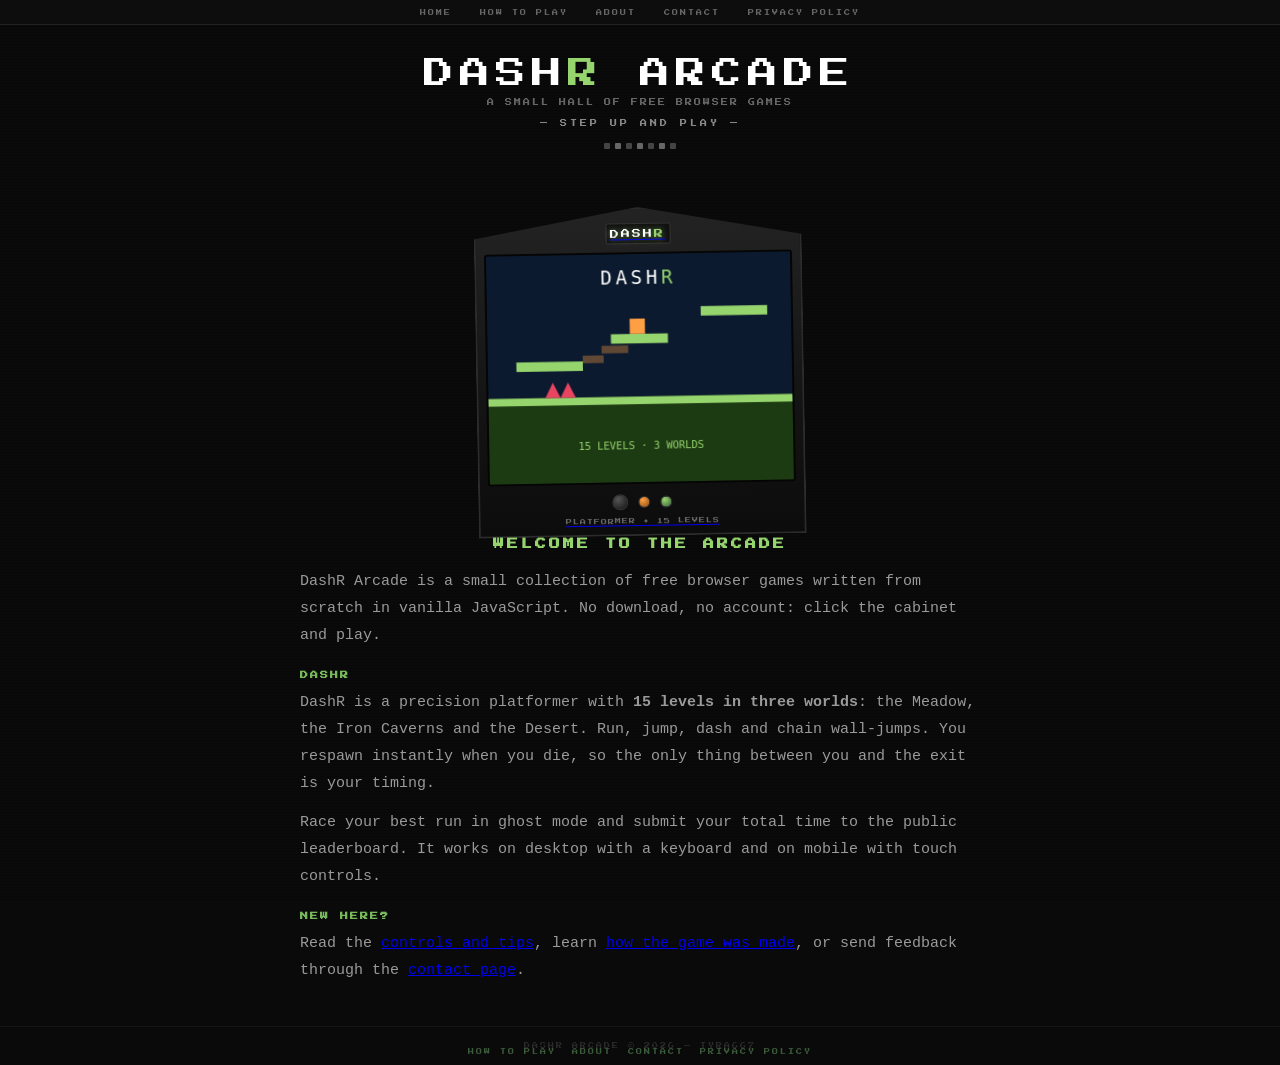
<file: index.html>
<!DOCTYPE html>
<html lang="en">
<head>
<meta charset="UTF-8">
<meta name="viewport" content="width=device-width, initial-scale=1.0">
<title>DashR Arcade – Free Browser Games</title>
<meta name="description" content="DashR Arcade: a small hall of free browser games. Play DashR, a precision platformer with 15 levels, a dash and wall-jumps. No download required.">
<meta name="keywords" content="DashR, free browser games, arcade, platformer game, online game">
<meta name="author" content="Tyra667">
<meta name="robots" content="index, follow">
<link rel="canonical" href="https://tyra667.github.io/">

<meta property="og:title" content="DashR Arcade – Free Browser Games">
<meta property="og:description" content="A small hall of free browser games. Step up and play DashR now.">
<meta property="og:url" content="https://tyra667.github.io/">
<meta property="og:type" content="website">

<script async src="https://pagead2.googlesyndication.com/pagead/js/adsbygoogle.js?client=ca-pub-1905225691499317" crossorigin="anonymous"></script>
<meta name="google-adsense-account" content="ca-pub-1905225691499317">

<style>
@import url('https://fonts.googleapis.com/css2?family=Press+Start+2P&display=swap');

:root{
  --bg:#0a0a0a; --panel:#0d0d0d; --line:#1e1e1e;
  --accent:#96d46e; --accent-dim:#3a5a3a;
  --dash:#ff9f43; --portal:#8a6cff; --gold:#ffd700; --danger:#e94560;
  --ink:#ccc; --ink-dim:#666;
}
*{margin:0;padding:0;box-sizing:border-box;}
html,body{width:100%;min-height:100%;background:var(--bg);font-family:'Press Start 2P',monospace;color:var(--ink);overflow-x:hidden;}

body::before{
  content:'';position:fixed;inset:0;z-index:0;pointer-events:none;
  background:repeating-linear-gradient(0deg,rgba(0,0,0,0.13) 0px,rgba(0,0,0,0.13) 1px,transparent 1px,transparent 3px);
}

nav{position:relative;z-index:10;display:flex;justify-content:center;gap:28px;padding:10px 0 8px;background:#0d0d0d;border-bottom:1px solid #222;}
nav a{font-size:6px;letter-spacing:2px;color:#666;text-decoration:none;transition:color .15s;}
nav a:hover{color:var(--accent);}

#ad-top{position:relative;z-index:5;display:flex;justify-content:center;padding:8px 0 6px;background:var(--bg);}
@media(max-width:700px){#ad-top{display:none;}}

/* ── Hero ── */
.hero{position:relative;z-index:1;text-align:center;padding:34px 16px 18px;}
#arcade-title{font-size:30px;letter-spacing:6px;color:#fff;animation:flicker 5s infinite;user-select:none;}
#arcade-title span{color:var(--accent);}
.hero-sub{font-size:7px;letter-spacing:2px;color:var(--ink-dim);margin-top:10px;}
#insert-coin{font-size:7px;color:#888;letter-spacing:3px;margin-top:14px;animation:blink 1.1s step-end infinite;}
@keyframes flicker{0%,93%,100%{opacity:1;}94%{opacity:0.6;}95%{opacity:1;}97%{opacity:0.4;}98%{opacity:1;}}
@keyframes blink{0%,100%{opacity:1;}50%{opacity:0;}}
#leds{display:flex;gap:5px;justify-content:center;margin-top:16px;}
.led{width:6px;height:6px;border-radius:1px;animation:led-pulse 1.8s ease-in-out infinite;}
.led:nth-child(odd){background:#444;animation-delay:0s;}
.led:nth-child(even){background:#666;animation-delay:0.9s;}
@keyframes led-pulse{0%,100%{opacity:1;}50%{opacity:0.2;}}

/* ── Hall d'arcade (grille irrégulière) ── */
#arcade-hall{
  position:relative;z-index:1;
  max-width:360px;margin:30px auto 10px;
  display:grid;
  grid-template-columns:repeat(auto-fill,minmax(150px,1fr));
  grid-auto-rows:120px;
  gap:22px;
  padding:10px 16px 40px;
  align-items:start;
}

.cabinet{
  position:relative;
  background:linear-gradient(180deg,#232323,#141414 60%,#0c0c0c);
  border:2px solid #2c2c2c;
  clip-path:polygon(0 9%,50% 0,100% 9%,100% 100%,0 100%);
  display:flex;flex-direction:column;align-items:center;
  padding:14px 8px 10px;
  transition:transform .2s ease,box-shadow .2s ease;
  transform:rotate(var(--r,0deg));
}
.cabinet--big{grid-column:span 2;grid-row:span 2;}
.cabinet--tall{grid-row:span 2;}
.cabinet--wide{grid-column:span 2;}

/* Marquee (enseigne du haut) */
.marquee{
  font-size:9px;letter-spacing:2px;color:#fff;text-align:center;
  padding:5px 4px;margin-bottom:8px;border-radius:2px;
  background:#111;border:1px solid #333;
  text-shadow:0 0 6px rgba(150,212,110,.6);
}
.marquee span{color:var(--accent);}
.marquee--off{color:#555;text-shadow:none;border-color:#222;}

/* Écran */
.screen{
  width:100%;flex:1;border-radius:3px;overflow:hidden;
  background:#000;border:2px solid #050505;
  box-shadow:inset 0 0 14px rgba(0,0,0,.9);
  position:relative;min-height:96px;
}
.screen img{width:100%;height:100%;object-fit:cover;display:block;}
.screen--off{
  background:repeating-linear-gradient(45deg,#111 0 6px,#0a0a0a 6px 12px);
  display:flex;align-items:center;justify-content:center;
}
.screen--off .noise{font-size:6px;letter-spacing:2px;color:#3a3a3a;}

/* Bandeau "COMING SOON" façon ruban de chantier */
.tape{
  position:absolute;top:42%;left:-12%;width:124%;
  padding:4px 0;text-align:center;font-size:7px;letter-spacing:2px;
  background:repeating-linear-gradient(45deg,#f0c020 0 10px,#141414 10px 20px);
  color:#141414;transform:rotate(-7deg);
  box-shadow:0 2px 6px rgba(0,0,0,.6);
}

/* Commandes de la borne */
.cab-controls{display:flex;align-items:center;gap:10px;margin-top:10px;}
.joystick{width:16px;height:16px;border-radius:50%;background:radial-gradient(circle at 35% 30%,#555,#111);border:1px solid #333;}
.btn{width:12px;height:12px;border-radius:50%;border:1px solid #333;}
.btn-a{background:radial-gradient(circle at 35% 30%,#ff9f43,#8a4a10);}
.btn-b{background:radial-gradient(circle at 35% 30%,#96d46e,#3a5a3a);}
.cab-controls--off .joystick,.cab-controls--off .btn{background:none;border:1px dashed #333;}

.cab-label{font-size:6px;letter-spacing:1px;color:var(--ink-dim);margin-top:8px;text-align:center;}

/* Interaction */
.cabinet--lit{cursor:pointer;}
.cabinet--lit:hover{transform:rotate(0deg) translateY(-6px);box-shadow:0 10px 24px rgba(0,0,0,.6),0 0 22px rgba(150,212,110,.35);border-color:var(--accent-dim);}
.cabinet--lit:focus-visible{outline:2px solid var(--accent);outline-offset:3px;}
.cabinet--locked{filter:grayscale(.35) brightness(.82);}
.cabinet--locked:hover{transform:rotate(0deg) translateY(-3px);}

@media(max-width:700px){
  #arcade-hall{grid-template-columns:repeat(2,1fr);grid-auto-rows:130px;gap:14px;max-width:100%;padding:6px 10px 30px;}
  .cabinet--big{grid-column:span 2;grid-row:span 2;}
  .cabinet--wide{grid-column:span 2;}
  .cabinet--tall{grid-row:span 1;}
  #arcade-title{font-size:18px;letter-spacing:3px;}
}

/* ── Section contenu (SEO / AdSense) ── */
#content-section{position:relative;z-index:1;max-width:720px;margin:0 auto;padding:20px 20px 10px;}
#content-section h1{font-size:11px;letter-spacing:3px;color:var(--accent);margin-bottom:18px;text-align:center;}
#content-section h2{font-size:8px;letter-spacing:2px;color:#78b85c;margin:22px 0 10px;}
#content-section p{font-size:15px;line-height:1.8;color:#9a9a9a;margin-bottom:12px;font-family:monospace;}

#ad-mid{display:flex;justify-content:center;margin:20px 0;}
@media(max-width:700px){#ad-mid{display:none;}}

footer{position:relative;z-index:1;font-size:6px;color:#2a2a2a;letter-spacing:2px;text-align:center;padding:16px 8px 10px;border-top:1px solid #151515;margin-top:20px;}
footer span{color:#555;}
footer a{color:#3a5a3a;text-decoration:none;margin:0 8px;}
footer a:hover{color:var(--accent);}
</style>
</head>
<body>

<nav><a href="index.html" aria-current="page">HOME</a><a href="how-to-play.html">HOW TO PLAY</a><a href="about.html">ABOUT</a><a href="contact.html">CONTACT</a><a href="privacy-policy.html">PRIVACY POLICY</a></nav>

<header class="hero">
  <div id="arcade-title">DASH<span>R</span> ARCADE</div>
  <div class="hero-sub">A SMALL HALL OF FREE BROWSER GAMES</div>
  <div id="insert-coin">— STEP UP AND PLAY —</div>
  <div id="leds">
    <div class="led"></div><div class="led"></div><div class="led"></div>
    <div class="led"></div><div class="led"></div><div class="led"></div><div class="led"></div>
  </div>
</header>

<main id="arcade-hall">

  <!-- Borne active : DashR -->
  <a class="cabinet cabinet--big cabinet--lit" href="game.html" aria-label="Jouer à DashR" style="--r:-1deg">
    <div class="marquee">DASH<span>R</span></div>
    <div class="screen"><img src="dashr-cabinet-screen.svg" alt="Aperçu du gameplay DashR" loading="lazy"></div>
    <div class="cab-controls"><div class="joystick"></div><div class="btn btn-a"></div><div class="btn btn-b"></div></div>
    <div class="cab-label">PLATFORMER • 15 LEVELS</div>
  </a>

  </main>

<div id="content-section">
  <h1>WELCOME TO THE ARCADE</h1>
  <p>DashR Arcade is a small collection of free browser games written from scratch in vanilla JavaScript. No download, no account: click the cabinet and play.</p>
  <h2>DASHR</h2>
  <p>DashR is a precision platformer with <strong>15 levels in three worlds</strong>: the Meadow, the Iron Caverns and the Desert. Run, jump, dash and chain wall-jumps. You respawn instantly when you die, so the only thing between you and the exit is your timing.</p>
  <p>Race your best run in ghost mode and submit your total time to the public leaderboard. It works on desktop with a keyboard and on mobile with touch controls.</p>
  <h2>NEW HERE?</h2>
  <p>Read the <a href="how-to-play.html">controls and tips</a>, learn <a href="about.html">how the game was made</a>, or send feedback through the <a href="contact.html">contact page</a>.</p>
</div>

<footer>DASHR ARCADE © 2026 — TYRA667<br><a href="how-to-play.html">HOW TO PLAY</a><a href="about.html">ABOUT</a><a href="contact.html">CONTACT</a><a href="privacy-policy.html">PRIVACY POLICY</a></footer>

</body>
</html>
</file>
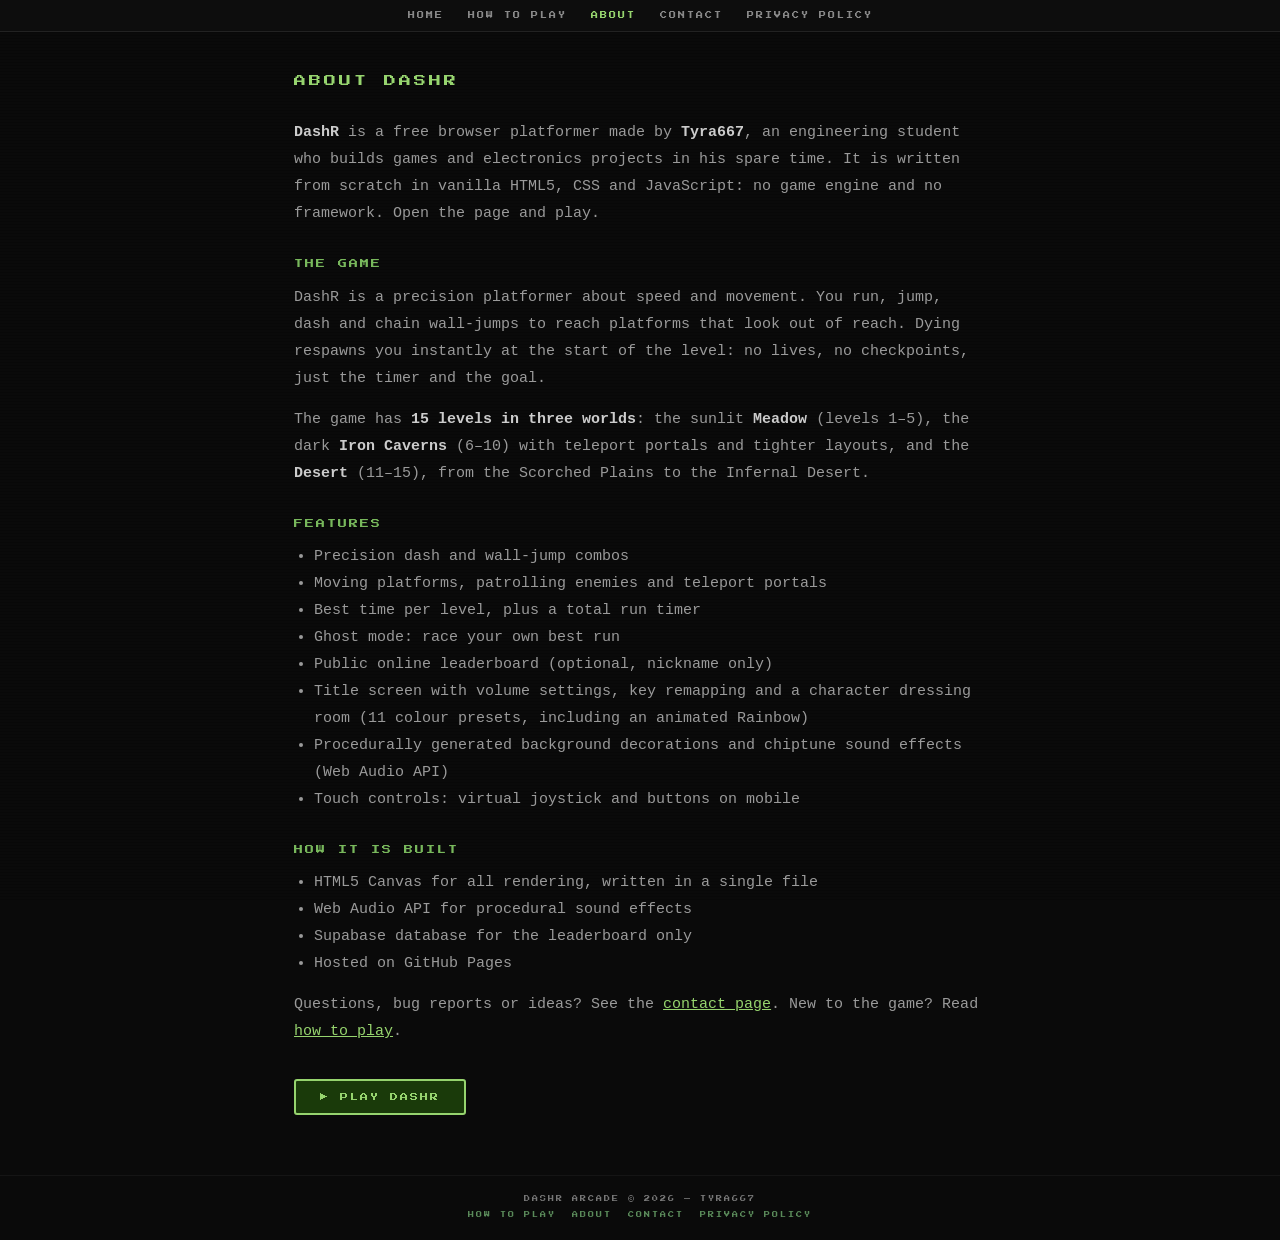
<file: about.html>
<!DOCTYPE html>
<html lang="en">
<head>
<meta charset="UTF-8">
<meta name="viewport" content="width=device-width, initial-scale=1.0">
<title>About — DashR Arcade</title>
<meta name="description" content="About DashR, a free browser platformer with 15 levels, 3 worlds, an dash, ghost mode and a public leaderboard, made by Tyra667.">
<meta name="robots" content="index, follow">
<link rel="canonical" href="https://tyra667.github.io/about.html">
<link rel="stylesheet" href="site.css">
<script async src="https://pagead2.googlesyndication.com/pagead/js/adsbygoogle.js?client=ca-pub-1905225691499317" crossorigin="anonymous"></script>
</head>
<body>
<nav><a href="index.html">HOME</a><a href="how-to-play.html">HOW TO PLAY</a><a href="about.html" aria-current="page">ABOUT</a><a href="contact.html">CONTACT</a><a href="privacy-policy.html">PRIVACY POLICY</a></nav>
<main>
<h1>ABOUT DASHR</h1>
<p><strong>DashR</strong> is a free browser platformer made by <strong>Tyra667</strong>, an engineering student who builds games and electronics projects in his spare time. It is written from scratch in vanilla HTML5, CSS and JavaScript: no game engine and no framework. Open the page and play.</p>
<h2>THE GAME</h2>
<p>DashR is a precision platformer about speed and movement. You run, jump, dash and chain wall-jumps to reach platforms that look out of reach. Dying respawns you instantly at the start of the level: no lives, no checkpoints, just the timer and the goal.</p>
<p>The game has <strong>15 levels in three worlds</strong>: the sunlit <strong>Meadow</strong> (levels 1–5), the dark <strong>Iron Caverns</strong> (6–10) with teleport portals and tighter layouts, and the <strong>Desert</strong> (11–15), from the Scorched Plains to the Infernal Desert.</p>
<h2>FEATURES</h2>
<ul>
<li>Precision dash and wall-jump combos</li>
<li>Moving platforms, patrolling enemies and teleport portals</li>
<li>Best time per level, plus a total run timer</li>
<li>Ghost mode: race your own best run</li>
<li>Public online leaderboard (optional, nickname only)</li>
<li>Title screen with volume settings, key remapping and a character dressing room (11 colour presets, including an animated Rainbow)</li>
<li>Procedurally generated background decorations and chiptune sound effects (Web Audio API)</li>
<li>Touch controls: virtual joystick and buttons on mobile</li>
</ul>
<h2>HOW IT IS BUILT</h2>
<ul>
<li>HTML5 Canvas for all rendering, written in a single file</li>
<li>Web Audio API for procedural sound effects</li>
<li>Supabase database for the leaderboard only</li>
<li>Hosted on GitHub Pages</li>
</ul>
<p>Questions, bug reports or ideas? See the <a href="contact.html">contact page</a>. New to the game? Read <a href="how-to-play.html">how to play</a>.</p>
<a href="game.html" class="cta">▶ PLAY DASHR</a>
</main>
<footer>DASHR ARCADE © 2026 — TYRA667<br><a href="how-to-play.html">HOW TO PLAY</a><a href="about.html">ABOUT</a><a href="contact.html">CONTACT</a><a href="privacy-policy.html">PRIVACY POLICY</a></footer>
</body>
</html>
</file>
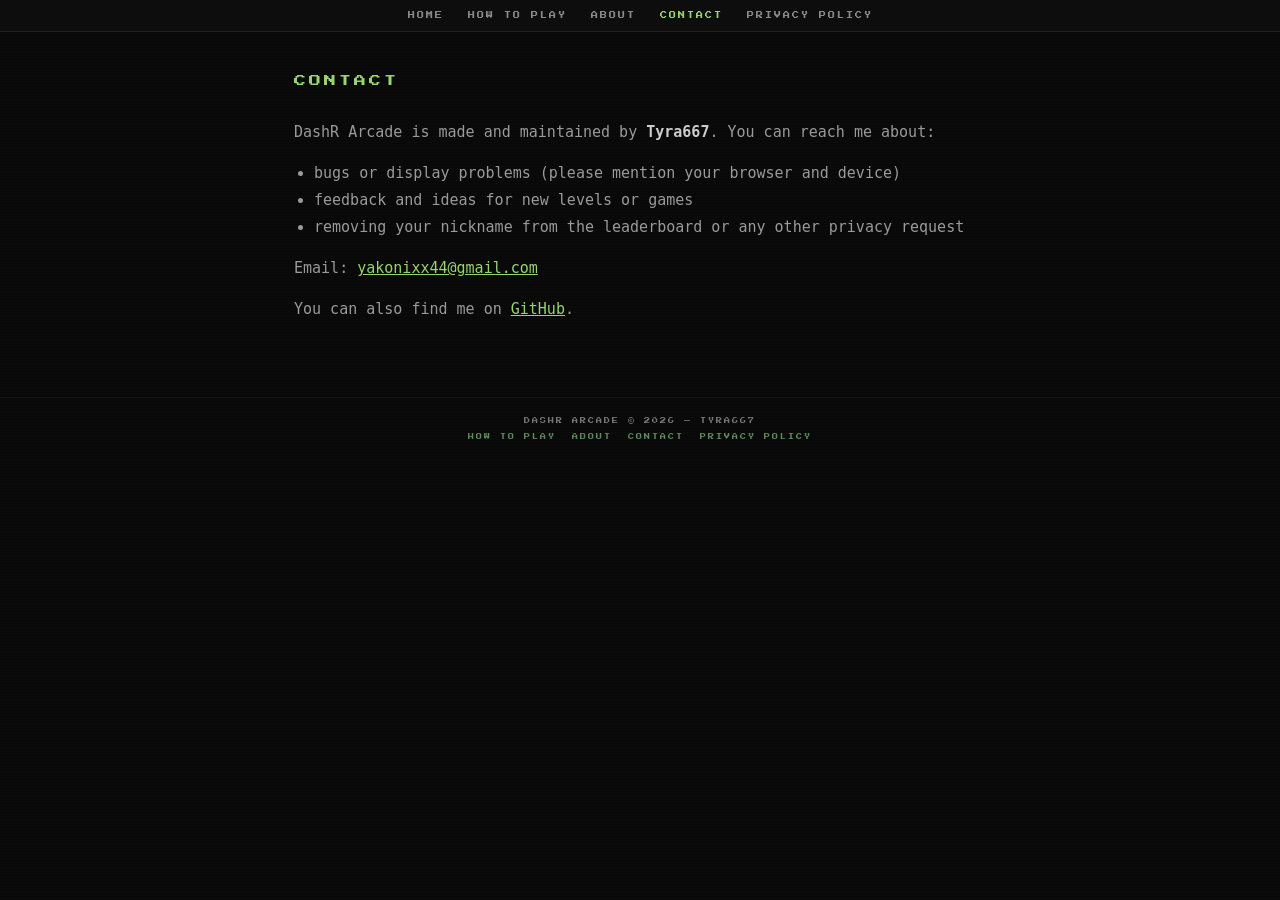
<file: contact.html>
<!DOCTYPE html>
<html lang="en">
<head>
<meta charset="UTF-8">
<meta name="viewport" content="width=device-width, initial-scale=1.0">
<title>Contact — DashR Arcade</title>
<meta name="description" content="Contact the maker of DashR Arcade for bug reports, feedback, leaderboard removal or privacy requests.">
<meta name="robots" content="index, follow">
<link rel="canonical" href="https://tyra667.github.io/contact.html">
<link rel="stylesheet" href="site.css">
<script async src="https://pagead2.googlesyndication.com/pagead/js/adsbygoogle.js?client=ca-pub-1905225691499317" crossorigin="anonymous"></script>
</head>
<body>
<nav><a href="index.html">HOME</a><a href="how-to-play.html">HOW TO PLAY</a><a href="about.html">ABOUT</a><a href="contact.html" aria-current="page">CONTACT</a><a href="privacy-policy.html">PRIVACY POLICY</a></nav>
<main>
<h1>CONTACT</h1>
<p>DashR Arcade is made and maintained by <strong>Tyra667</strong>. You can reach me about:</p>
<ul>
<li>bugs or display problems (please mention your browser and device)</li>
<li>feedback and ideas for new levels or games</li>
<li>removing your nickname from the leaderboard or any other privacy request</li>
</ul>
<p>Email: <a href="mailto:YOUR_EMAIL@example.com">yakonixx44@gmail.com</a></p>
<p>You can also find me on <a href="https://github.com/tyra667" target="_blank" rel="noopener">GitHub</a>.</p>
</main>
<footer>DASHR ARCADE © 2026 — TYRA667<br><a href="how-to-play.html">HOW TO PLAY</a><a href="about.html">ABOUT</a><a href="contact.html">CONTACT</a><a href="privacy-policy.html">PRIVACY POLICY</a></footer>
</body>
</html>
</file>
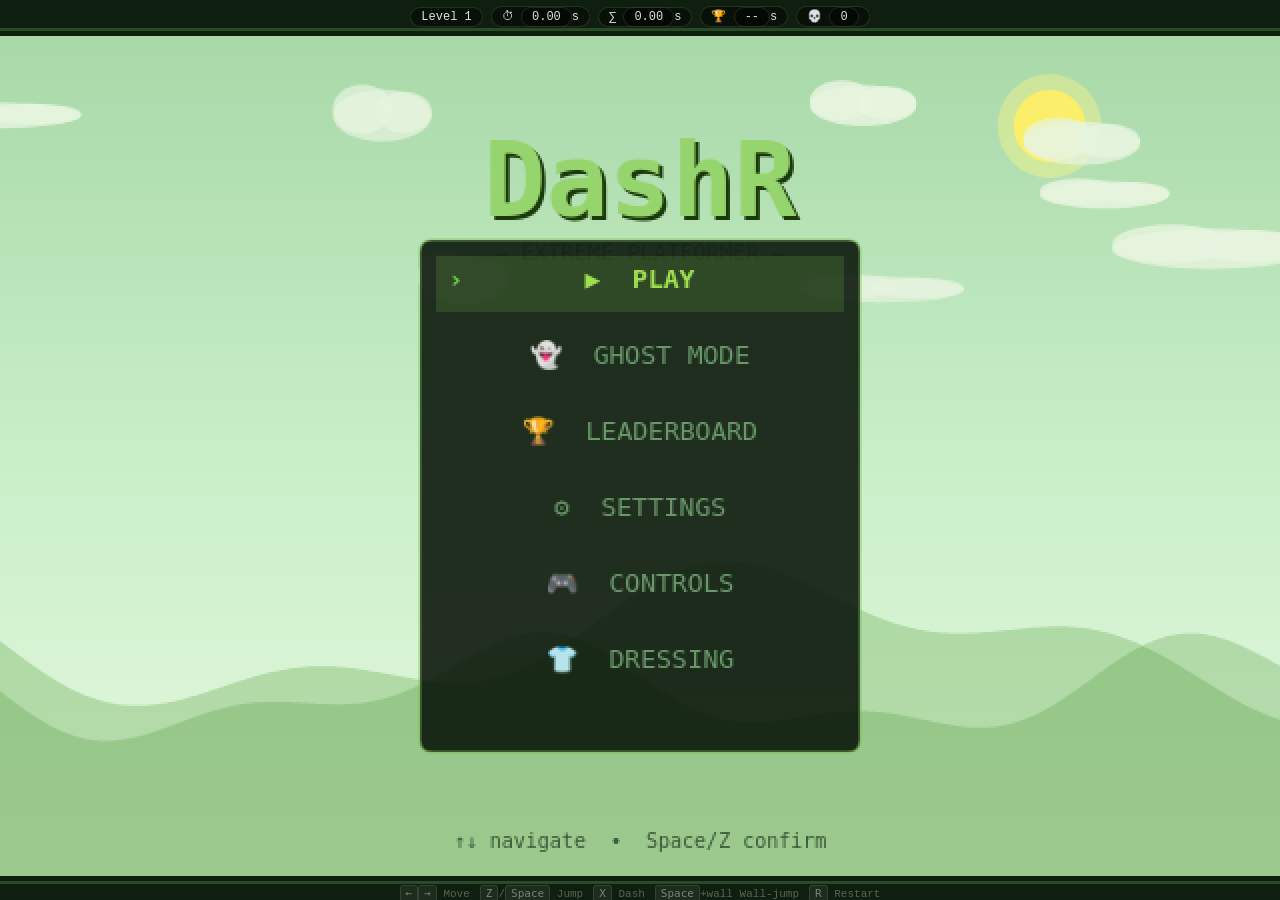
<file: game.html>
<!DOCTYPE html>
<html lang="en">
<head>
<meta charset="UTF-8">
<meta name="viewport" content="width=device-width, initial-scale=1.0">
<title>DashR</title>
<style>
*{margin:0;padding:0;box-sizing:border-box;-webkit-tap-highlight-color:transparent;}
html,body{width:100%;height:100%;overflow:hidden;background:#0f1f0f;touch-action:none;}
#gc{
  position:fixed;top:0;left:0;width:100%;height:100%;
  display:flex;flex-direction:column;align-items:center;justify-content:flex-start;
  background:#0f1f0f;
}
#hud{
  display:flex;gap:8px;padding:6px 0 4px;
  font-family:'Courier New',monospace;font-size:12px;color:#e0e0e0;align-items:center;
  flex-shrink:0;
}
#hud span{background:rgba(0,0,0,0.45);padding:2px 10px;border-radius:20px;border:1px solid rgba(255,255,255,0.12);}
#canvas-wrap{flex:1;display:flex;align-items:center;justify-content:center;width:100%;overflow:hidden;}
canvas{display:block;image-rendering:pixelated;image-rendering:crisp-edges;cursor:none;}

/* ── Manette tactile ── */
#pad{
  position:fixed;bottom:0;left:0;width:100%;
  height:190px;
  display:none; /* affiché uniquement sur mobile */
  pointer-events:none;
  z-index:50;
}
/* Joystick gauche */
#stick-zone{
  position:absolute;left:18px;bottom:18px;
  width:150px;height:150px;
  pointer-events:all;
}
#stick-bg{
  position:absolute;top:0;left:0;width:150px;height:150px;
  border-radius:50%;
  background:rgba(255,255,255,0.07);
  border:2px solid rgba(255,255,255,0.18);
}
#stick-knob{
  position:absolute;
  width:56px;height:56px;
  border-radius:50%;
  background:rgba(255,255,255,0.22);
  border:2px solid rgba(255,255,255,0.5);
  top:47px;left:47px;
  transition:background 0.1s;
}
/* Boutons droite */
#btns{
  position:absolute;right:18px;bottom:18px;
  display:flex;flex-direction:column;gap:14px;align-items:flex-end;
  pointer-events:all;
}
.btn{
  width:84px;height:84px;border-radius:50%;
  display:flex;align-items:center;justify-content:center;
  font-family:'Courier New',monospace;font-weight:bold;font-size:17px;
  color:#fff;
  pointer-events:all;
  user-select:none;
  border:2px solid;
  transition:opacity 0.08s;
}
.btn:active,.btn.pressed{opacity:0.55;}
#btn-jump{
  background:rgba(70,130,255,0.25);
  border-color:rgba(100,160,255,0.6);
  font-size:24px;
}
#btn-dash{
  background:rgba(233,69,96,0.25);
  border-color:rgba(233,69,96,0.6);
}
#btn-restart{
  width:52px;height:52px;font-size:13px;
  background:rgba(255,255,255,0.08);
  border-color:rgba(255,255,255,0.25);
  position:absolute;right:0;bottom:0;
}
/* Flèche UP pour dash directionnel */
#btn-up{
  background:rgba(160,80,255,0.22);
  border-color:rgba(160,80,255,0.5);
  width:64px;height:64px;font-size:20px;
}


/* Ctrl clavier (caché sur mobile) */
#ctrl{margin-top:6px;font-family:'Courier New',monospace;font-size:11px;color:#556655;display:flex;gap:10px;flex-wrap:wrap;justify-content:center;}
#ctrl kbd{background:rgba(255,255,255,0.06);border:1px solid #334433;border-radius:3px;padding:1px 5px;color:#778877;}
html.is-touch #pad{display:block;}
html.is-touch #ctrl{display:none;}
html.is-touch #hud{font-size:11px;}
html.is-touch,html.is-touch body{height:100%;overflow:hidden;}
/* Landscape mobile : on garde la même disposition qu'en portrait (pad en bas, plein écran) */

/* ── Mode plein écran paysage ── */
:fullscreen #gc,
:-webkit-full-screen #gc{
  width:100vw;height:100vh;
  background:#000;
}
:fullscreen #canvas-wrap,
:-webkit-full-screen #canvas-wrap{
  flex:1;width:100%;height:100%;
}
:fullscreen #hud,
:-webkit-full-screen #hud{
  font-size:8px;padding:2px 0;
}
:fullscreen #pad,
:-webkit-full-screen #pad{
  display:block !important;
  height:180px;
}
:fullscreen #stick-zone,
:-webkit-full-screen #stick-zone{
  left:18px;bottom:18px;
}
:fullscreen #btns,
:-webkit-full-screen #btns{
  right:18px;bottom:18px;
}
</style>
</head>
<body>
<div id="debug-err" style="position:fixed;top:0;left:0;right:0;z-index:9999;background:#a00;color:#fff;font-family:monospace;font-size:11px;padding:6px;display:none;white-space:pre-wrap;max-height:40vh;overflow:auto;"></div>
<script>
(function(){
  var touch = ('ontouchstart' in window) || (navigator.maxTouchPoints && navigator.maxTouchPoints > 0) || window.matchMedia('(pointer:coarse)').matches;
  if(touch) document.documentElement.classList.add('is-touch');
})();
window.addEventListener('error', function(e){
  var box = document.getElementById('debug-err');
  box.style.display='block';
  box.textContent += '[ERROR] '+e.message+' @ '+e.filename+':'+e.lineno+':'+e.colno+'\n';
});
window.addEventListener('unhandledrejection', function(e){
  var box = document.getElementById('debug-err');
  box.style.display='block';
  box.textContent += '[PROMISE REJECTION] '+e.reason+'\n';
});
</script>
<div id="gc">
  <div id="hud">
    <span id="lvl-hud">Level 1</span>
    <span>⏱ <span id="timer">0.00</span>s</span>
    <span title="Total time since the start">∑ <span id="timer-total">0.00</span>s</span>
    <span>🏆 <span id="best">--</span>s</span>
    <span>💀 <span id="deaths">0</span></span>
  </div>
  <div id="canvas-wrap"><canvas id="c"></canvas></div>
  <div id="ctrl">
    <span><kbd>←</kbd><kbd>→</kbd> Move</span>
    <span><kbd>Z</kbd>/<kbd>Space</kbd> Jump</span>
    <span><kbd>X</kbd> Dash</span>
    <span><kbd>Space</kbd>+wall Wall-jump</span>
    <span><kbd>R</kbd> Restart</span>
  </div>
</div>

<!-- Manette virtuelle (mobile uniquement) -->
<div id="pad">
  <!-- Bouton plein écran — coin supérieur gauche, au-dessus du joystick -->
  <div id="btn-fs" class="btn" style="position:absolute;bottom:188px;left:18px;width:46px;height:46px;font-size:14px;z-index:60;background:rgba(150,212,110,0.15);border-color:rgba(150,212,110,0.45);">⛶</div>
  <div id="stick-zone">
    <div id="stick-bg"></div>
    <div id="stick-knob"></div>
  </div>
  <div id="btns">
    <div style="position:relative;width:210px;height:172px;">
      <div id="btn-jump" class="btn" style="position:absolute;bottom:0;right:0;width:100px;height:100px;font-size:30px;">⬆</div>
      <div id="btn-dash" class="btn" style="position:absolute;bottom:0;right:116px;width:100px;height:100px;font-size:20px;">✦</div>
      <div id="btn-restart" class="btn" style="position:absolute;top:0;right:0;width:46px;height:46px;font-size:12px;">↺</div>
      <div id="btn-menu" class="btn" style="position:absolute;top:0;right:54px;width:46px;height:46px;font-size:11px;background:rgba(255,255,255,0.07);border-color:rgba(255,255,255,0.2);">☰</div>
    </div>
  </div>
</div>

<!-- Overlay saisie pseudo natif (mobile) -->
<div id="name-overlay" style="
  display:none;position:fixed;inset:0;z-index:200;
  background:rgba(0,0,0,0.82);
  display:none;flex-direction:column;align-items:center;justify-content:center;
  gap:14px;font-family:'Courier New',monospace;
">
  <div style="color:#96d46e;font-size:13px;letter-spacing:2px;text-align:center;">ENTRER TON PSEUDO</div>
  <input id="name-native" type="text" maxlength="16" autocomplete="off" autocorrect="off" autocapitalize="off" spellcheck="false"
    style="
      background:#0d1f0d;border:2px solid #78d450;border-radius:4px;
      color:#c8f0a8;font-family:'Courier New',monospace;font-size:18px;
      text-align:center;padding:10px 16px;width:240px;outline:none;
      -webkit-appearance:none;
    ">
  <div style="color:#3a6a3a;font-size:10px;text-align:center;">Max 16 caractères</div>
  <div style="display:flex;gap:12px;">
    <button id="name-cancel" style="
      background:rgba(255,255,255,0.07);border:1px solid rgba(255,255,255,0.2);
      color:#888;font-family:'Courier New',monospace;font-size:12px;
      padding:8px 18px;border-radius:4px;cursor:pointer;
    ">ANNULER</button>
    <button id="name-confirm" style="
      background:rgba(150,212,110,0.15);border:1px solid #96d46e;
      color:#96d46e;font-family:'Courier New',monospace;font-size:12px;
      padding:8px 18px;border-radius:4px;cursor:pointer;
    ">OK</button>
  </div>
</div>

<script>
const C=document.getElementById('c');
const ctx=C.getContext('2d');
const BASE_W=640,BASE_H=420;
let W=BASE_W,H=BASE_H,SCALE=1;
function resize(){
  const isMobile=document.documentElement.classList.contains('is-touch');
  const hudH=document.getElementById('hud').offsetHeight||32;
  const vvh=(window.visualViewport?window.visualViewport.height:window.innerHeight);
  const vvw=(window.visualViewport?window.visualViewport.width:window.innerWidth);
  // Le pad tactile flotte par-dessus le jeu (semi-transparent) au lieu de réserver
  // de l'espace dédié : le jeu peut donc remplir tout le cadre, comme sur ordinateur.
  const availW=vvw;
  const availH=vvh-hudH-4;
  const sw=availW/BASE_W,sh=availH/BASE_H;
  SCALE=Math.min(sw,sh);W=BASE_W;H=BASE_H;
  C.width=BASE_W;C.height=BASE_H;
  C.style.width=Math.round(BASE_W*SCALE)+'px';
  C.style.height=Math.round(BASE_H*SCALE)+'px';
}
resize();
window.addEventListener('resize',resize);
if(window.visualViewport)window.visualViewport.addEventListener('resize',resize);
const T=16;

// ── Audio ──────────────────────────────────────────────────────────
const AudioCtx=window.AudioContext||window.webkitAudioContext;
let aCtx=null;
function getACtx(){if(!aCtx){try{aCtx=new AudioCtx();}catch(e){}}return aCtx;}
function playTone(freq,type,dur,vol,startFreq){
  const a=getACtx();if(!a)return;
  const scale=(typeof settings!=='undefined')?(settings.sfxVolume*settings.masterVolume):1;
  if(scale<=0)return;
  const o=a.createOscillator(),g=a.createGain();
  o.connect(g);g.connect(a.destination);
  o.type=type||'square';
  if(startFreq){o.frequency.setValueAtTime(startFreq,a.currentTime);o.frequency.exponentialRampToValueAtTime(freq,a.currentTime+dur*0.5);}
  else o.frequency.setValueAtTime(freq,a.currentTime);
  g.gain.setValueAtTime((vol||0.12)*scale,a.currentTime);
  g.gain.exponentialRampToValueAtTime(0.001,a.currentTime+dur);
  o.start();o.stop(a.currentTime+dur);
}
function sfxJump(){playTone(320,'square',0.12,0.1,180);}
function sfxDash(){playTone(600,'sawtooth',0.15,0.08,900);}
function sfxDie(){playTone(80,'sawtooth',0.3,0.12,200);}
function sfxWin(){[523,659,784,1047].forEach((f,i)=>setTimeout(()=>playTone(f,'square',0.2,0.1),i*100));}
function sfxWallJump(){playTone(280,'square',0.1,0.08,220);}
function sfxNextLevel(){[392,523,659].forEach((f,i)=>setTimeout(()=>playTone(f,'square',0.18,0.09),i*120));}
// Son d'atterrissage : bruit court et sourd, plus fort si chute rapide
function sfxLand(vy){
  const intensity=Math.min(1,(Math.abs(vy)-1)/6); // 0 si chute légère, 1 si chute max
  if(intensity<0.05)return; // saut à peine amorti → silence
  playTone(120,'sawtooth',0.06+intensity*0.06,0.07+intensity*0.08,220);
}

// ── Ambient Music Engine ───────────────────────────────────────────
let currentMusicTheme=null;
let musicNodes=[];
let musicScheduler=null;

function stopThemeMusic(){
  if(musicScheduler){clearInterval(musicScheduler);musicScheduler=null;}
  musicNodes.forEach(n=>{try{n.stop&&n.stop();n.disconnect&&n.disconnect();}catch(e){}});
  musicNodes=[];
  currentMusicTheme=null;
}

function getMusicVol(){
  if(typeof settings==='undefined')return 0.05;
  return (settings.ambientVolume??0.5)*(settings.masterVolume??1)*0.065;
}

// Joue une note avec attaque douce et longue décroissance (pas de drone continu)
// decay = durée totale en secondes
function schedNote(freq,type,vol,when,decay,attack=0.04){
  const a=getACtx();if(!a)return;
  const o=a.createOscillator();
  const g=a.createGain();
  // Filtre passe-haut léger pour couper les sub-bass
  const hp=a.createBiquadFilter();
  hp.type='highpass';hp.frequency.value=200;
  o.connect(hp);hp.connect(g);g.connect(a.destination);
  o.type=type;o.frequency.value=freq;
  g.gain.setValueAtTime(0,when);
  g.gain.linearRampToValueAtTime(vol,when+attack);
  g.gain.exponentialRampToValueAtTime(0.0001,when+decay);
  o.start(when);o.stop(when+decay+0.05);
  musicNodes.push(o,g,hp);
  // Cleanup garanti via onended : l'événement se déclenche dès que l'oscillateur
  // s'arrête (même si stop() est appelé en avance par stopThemeMusic), ce qui
  // évite toute fuite de nœuds sur les longues sessions.
  o.onended=()=>{
    [o,g,hp].forEach(n=>{
      try{n.disconnect();}catch(e){}
      const i=musicNodes.indexOf(n);
      if(i>=0)musicNodes.splice(i,1);
    });
  };
}

// Crée un accord (plusieurs notes simultanées)
function schedChord(freqs,type,vol,when,decay){
  freqs.forEach((f,i)=>schedNote(f,type,vol*(1-i*0.15),when+i*0.03,decay));
}

function startThemeMusic(theme){
  if(typeof settings==='undefined'||!settings.musicEnabled)return;
  if(currentMusicTheme===theme)return;
  stopThemeMusic();
  const a=getACtx();if(!a)return;
  currentMusicTheme=theme;

  if(theme==='title'){
    // Titre : arpège pentatonique La mineur, notes moyennes, décroissance longue et douce
    // Pas de bass — toutes les notes au-dessus de 260 Hz
    const scale=[440,523.3,659.3,784,880,784,659.3,523.3]; // La4 Do5 Mi5 Sol5 La5
    let step=0;
    musicScheduler=setInterval(()=>{
      if(!settings.musicEnabled){stopThemeMusic();return;}
      const now=a.currentTime;
      const v=getMusicVol()*0.55;
      schedNote(scale[step%scale.length],'sine',v,now,2.2);
      // Toutes les 4 notes : une note harmonique douce en plus
      if(step%4===0){
        const harmony=scale[(step+2)%scale.length]*1.5;
        schedNote(harmony,'sine',v*0.3,now+0.1,3.0);
      }
      step++;
    },1200);
  }
  else if(theme==='prairie'){
    // Prairie : mélodie enjouée Do majeur, notes claires et légères
    // Séquence mélodique + accord toutes les 4 notes
    const melody=[523.3,587.3,659.3,698.5,784,698.5,659.3,587.3]; // Do5 Ré5 Mi5 Fa5 Sol5…
    const bass  =[523.3,493.9,440,523.3]; // contrechant grave (mais > 200Hz grâce au HP)
    let step=0;
    musicScheduler=setInterval(()=>{
      if(!settings.musicEnabled){stopThemeMusic();return;}
      const now=a.currentTime;
      const v=getMusicVol();
      schedNote(melody[step%melody.length],'triangle',v*0.6,now,1.1);
      // Note de basse (filtrée > 200Hz, donc Do3/Si2 sonnent comme Do4 après HP)
      if(step%2===0) schedNote(bass[(step/2)%bass.length],'sine',v*0.35,now,1.8,0.08);
      // Petit accord joyeux toutes les 8 notes
      if(step%8===0) schedChord([659.3,784,987.8],'sine',v*0.25,now+0.05,1.5);
      step++;
    },850);
  }
  else if(theme==='cavern'){
    // Caverne : ambiance sombre SANS drone grave
    // Principe : notes longues en La mineur harmonique, espacées, avec longue décroissance
    // qui simule un écho naturel de grotte. Toutes fréquences > 200Hz.
    // Gamme La min harmonique : La Si Do Ré Mi Fa Sol# La
    // En 4e octave : 440 494 523 587 659 698 831 880
    const darkScale=[440,493.9,523.3,587.3,659.3,698.5,830.6,880];
    // Séquences mélodiques qui descendent comme une goutte dans le vide
    const drops=[
      [880, 659.3, 440],   // descente La5→Mi5→La4
      [830.6, 587.3, 440], // Sol#5→Ré5→La4 (dissonant/mystérieux)
      [659.3, 523.3],      // Mi5→Do5
      [784, 659.3, 587.3], // Sol5→Mi5→Ré5
    ];
    // Pings cristallins espacés (simule écho de grotte)
    const pings=[1046.5, 880, 987.8, 830.6]; // notes hautes cristallines
    let step=0;
    let dropIdx=0;
    musicScheduler=setInterval(()=>{
      if(!settings.musicEnabled){stopThemeMusic();return;}
      const now=a.currentTime;
      const v=getMusicVol();

      // Toutes les ~5s : séquence de gouttes mélodiques descendantes
      if(step%4===0){
        const drop=drops[dropIdx%drops.length];
        drop.forEach((f,i)=>{
          // Longue décroissance → simule réverbération de grotte
          schedNote(f,'sine',v*0.55,now+i*0.55,3.5-i*0.4,0.06);
        });
        dropIdx++;
      }
      // Ping cristallin occasionnel (aléatoire)
      if(Math.random()<0.45){
        const pf=pings[Math.floor(Math.random()*pings.length)];
        schedNote(pf,'sine',v*0.3,now+Math.random()*0.8,2.8,0.02);
      }
      // Note sombre isolée très douce (harmonique mystérieux)
      if(step%7===0){
        const n=darkScale[Math.floor(Math.random()*darkScale.length)];
        schedNote(n,'triangle',v*0.2,now+0.3,4.0,0.15);
      }
      step++;
    },1300);
  }
  else if(theme==='desert'){
    // Désert : ambiance aride et mystérieuse, gamme pentatonique mineure orientale
    // Notes chaudes et espacées, avec un léger rythme de vent et percussions sèches
    const melody=[293.7,329.6,349.2,392,440,392,349.2,329.6]; // Ré Mi Fa Sol La ...
    const accent=[587.3,493.9,440,554.4]; // notes hautes claires
    let step=0;
    musicScheduler=setInterval(()=>{
      if(!settings.musicEnabled){stopThemeMusic();return;}
      const now=a.currentTime;
      const v=getMusicVol();
      // Mélodie lente, espacée (chaleur du désert)
      if(step%2===0) schedNote(melody[Math.floor(step/2)%melody.length],'triangle',v*0.7,now,2.8,0.12);
      // Note haute clairsemée
      if(step%5===0){
        const af=accent[Math.floor(step/5)%accent.length];
        schedNote(af,'sine',v*0.35,now+0.4,1.8,0.05);
      }
      // Percussion sèche (bruit bref simulé avec sawtooth à haute fréquence courte)
      if(step%3===0){
        schedNote(120+(Math.random()*40),'sawtooth',v*0.12,now,0.08,0.005);
      }
      // Accord creux de vent toutes les 8 notes
      if(step%8===0){
        [329.6,415.3,493.9].forEach((f,i)=>schedNote(f,'sine',v*0.18,now+i*0.08,3.5));
      }
      step++;
    },900);
  }
  else if(theme==='dressing'){
    // Dressing : petits accords joyeux et légers, gamme Do majeur
    const chords=[
      [523.3,659.3,784],   // Do Mi Sol (Do maj)
      [493.9,587.3,740],   // Si Ré Fa# (Sol7 sans fondamentale)
      [440,554.4,659.3],   // La Do# Mi (La maj)
      [392,523.3,659.3],   // Sol Do Mi (Do/Sol)
    ];
    // Petite mélodie dessus
    const topLine=[784,880,987.8,880,784,880,1046.5,987.8];
    let step=0;
    musicScheduler=setInterval(()=>{
      if(!settings.musicEnabled){stopThemeMusic();return;}
      const now=a.currentTime;
      const v=getMusicVol();
      // Accord en arpège rapide
      const chord=chords[Math.floor(step/2)%chords.length];
      chord.forEach((f,i)=>schedNote(f,'sine',v*0.38,now+i*0.06,1.4));
      // Mélodie légère par-dessus
      schedNote(topLine[step%topLine.length],'triangle',v*0.28,now+0.15,0.8,0.03);
      step++;
    },1400);
  }
}


// ── RNG ───────────────────────────────────────────────────────────
function mulberry32(a){
  let s=a;
  return function(){
    s+=0x6D2B79F5;let t=s;
    t=Math.imul(t^t>>>15,t|1);t^=t+Math.imul(t^t>>>7,t|61);
    return((t^t>>>14)>>>0)/4294967296;
  };
}

// ══════════════════════════════════════════════════════════════════
// ── DÉFINITION DES NIVEAUX ────────────────────────────────────────
// ══════════════════════════════════════════════════════════════════
const LEVEL_DEFS=[
  // ── NIVEAU 1 ─────────────────────────────────────────────────────
  {
    name:'Level 1 : The Meadow',
    map:[
      "                                        ",
      "                                        ",
      "                         S  G           ",
      "                        TTTTTTTT        ",
      "                                        ",
      "           S  TT                        ",
      "          TTTTTTT      TTTTTTTTTTTT     ",
      "       TTTTTTTTTT                       ",
      "     TTTTTTTTTTTTTT      TTTT           ",
      "                     TTTTTTTTTT         ",
      "  TTTT           S S                    ",
      " TTTTTTT       TTTTT                    ",
      " TTTTTTTTT                 TTTTTTT      ",
      " TTTTTTTTTTTTTTTTTTTT  TTTTTTTTTTTTTTT  ",
      "TTTTTTTTTTTTTTTTTTTTTTTTTTTTTTTTTTTTTTTT",
      "TTTTTTTTTTTTTTTTTTTTTTTTTTTTTTTTTTTTTTTT",
    ],
    playerStart:{col:10,row:11},
    movPlats:[
      {ox:22*T,oy:4*T,x:22*T,y:4*T,w:3*T,h:T,range:4*T,speed:0.6,dir:1,axis:'x'},
      {ox:39*T,oy:8*T,x:39*T,y:8*T,w:2*T,h:T,range:5*T,speed:2.2,dir:1,axis:'y'},
    ],
    enemies:[],
  },
  // ── NIVEAU 2 ─────────────────────────────────────────────────────
  {
    name:'Level 2 : The Hostile Meadow',
    map:[
      "                                        ",
      "                                        ",
      "                                        ",
      "                           S     G      ",
      "            S             TTT   TTT     ",
      "       S    TT          TTTT            ",
      "      TTTTTTTT                          ",
      "   T                                    ",
      "                  TTTT       TTTT       ",
      "            S  S                        ",
      "  TTTT     TTTTTTT                      ",
      "  TTTTTTT              TTTTTTTTTTTT     ",
      "  TTTTTTTTTTTTTT   TTTTTTTTTTTTTTTTTTT  ",
      "TTTTTTTTTTTTTTTTTTTTTTTTTTTTTTTTTTTTTTTT",
      "TTTTTTTTTTTTTTTTTTTTTTTTTTTTTTTTTTTTTTTT",
      "TTTTTTTTTTTTTTTTTTTTTTTTTTTTTTTTTTTTTTTT",
      "TTTTTTTTTTTTTTTTTTTTTTTTTTTTTTTTTTTTTTTT",
    ],
    playerStart:{col:3,row:10},
    movPlats:[
      // plateforme horizontale rapide au milieu
      {ox:18*T,oy:6*T,x:18*T,y:6*T,w:3*T,h:T,range:5*T,speed:1.1,dir:1,axis:'x'},
    ],
    enemies:[
      // Garde patrouillant sur la grande plateforme du bas (row 12)
      {x:10*T, y:12*T-10, w:8, h:10, ox:10*T, range:5*T, speed:1.0, dir:1, facingRight:true},
      // Garde plus rapide sur la section de droite
      {x:26*T, y:11*T-10, w:8, h:10, ox:26*T, range:6*T, speed:1.0, dir:1, facingRight:true},
    ],
  },
  // ── NIVEAU 3 ─────────────────────────────────────────────────────
  {
    name:'Level 3 : The Dizzying Meadow',
    map:[
      "                                        ",
      "                                        ",
      "    TT                            TTT   ",
      "                                        ",
      "               TT                       ",
      "                                        ",
      "                                        ",
      "    TT                                  ",
      "                                 TTS    ",
      "                                TTTTT   ",
      "                                        ",
      "                                        ",
      "                                        ",
      "                       SSS SS           ",
      "                       TTT TT           ",
      "                                        ",
      "                                        ",
      "                     S S        SSSSS   ",
      "                     TTT        TTTTT   ",
      "                                        ",
      "              T                   G     ",
      "      T                   T      TTT    ",
      "                  T                     ",
    ],
    playerStart:{col:5,row:2},
    movPlats:[],
    enemies:[],
  },
    // ── NIVEAU 4 ─────────────────────────────────────────────────────
  {
    name:'Level 4 : The Meadow ...',
    map:[
      "                                        ",
      "                                        ",
      "                G                       ",
      "         T     TTT                      ",
      "         T                              ",
      "         T                 TTT          ",
      "         T            S                 ",
      "         TTTTTTT     TT                 ",
      "                                        ",
      "                                        ",
      "                                        ",
      "                                        ",
      "                                        ",
      "                                        ",
      "                                        ",
      "                                        ",
      "                  TTTTTTTT              ",
      "                                        ",
      "                                        ",
      "             TTTTTTTT          TTT      ",
      "         TTTTTTTTTTTTTTT     TTTTT      ",
      "   TTTTTTTTTTTTTTTTTTTTTTTTTTTTTTTTTT   ",
    ],
    playerStart:{col:5,row:20},
    movPlats:[
      // plateforme verticale rapide au milieu
      {ox:28*T,oy:10*T,x:28*T,y:10*T,w:3*T,h:T,range:5*T,speed:1.1,dir:1,axis:'y'},
      // plateforme verticale rapide au milieu
      {ox:34*T,oy:5*T,x:34*T,y:5*T,w:3*T,h:T,range:8*T,speed:1.6,dir:1,axis:'y'},
    ],
    enemies:[
      {x:18*T, y:16*T-10, w:8, h:10, ox:18*T, range:7*T, speed:1.2, dir:1, facingRight:true},
    ],
  },
    // ── NIVEAU 5 ─────────────────────────────────────────────────────
  {
    name:'Level 5 : The Winding Meadow',
    map:[
      "                                     G  ",
      "                                     T  ",
      "         S   S    S     S       S   TT  ",
      "     TTTTTTTTTTTTTTTTTTTTTTTTTTTTTTTTT  ",
      "   T                                    ",
      "   TT     S        S     S      S       ",
      "   TTTTTTTTTTTTTTTTTTTTTTTTTTTTTTTT     ",
      "                                     T  ",
      "         S        S            S    TT  ",
      "     TTTTTTTTTTTTTTTTTTTTTTTTTTTTTTTTT  ",
      "   T                                    ",
      "   TT     S      S          S           ",
      "   TTTTTTTTTTTTTTTTTTTTTTTTTTTTTTTT     ",
      "                                     T  ",
      "            S         S         S   TT  ",
      "     TTTTTTTTTTTTTTTTTTTTTTTTTTTTTTTTT  ",
      "   T                                    ",
      "   TT   S                     S         ",
      "   TTTTTTTTTTTTTTTTTTTTTTTTTTTTTTTT     ",
      "                                     T  ",
      "            S               S       TT  ",
      "   TTTTTTTTTTTTTTTTTTTTTTTTTTTTTTTTTTT  ",
    ],
    playerStart:{col:4,row:20},
    movPlats:[],
    enemies:[
      {x:6*T, y:3*T-10, w:8, h:10, ox:6*T, range:29*T, speed:2.2, dir:1, facingRight:true},
      {x:6*T, y:9*T-10, w:8, h:10, ox:6*T, range:29*T, speed:2.0, dir:1, facingRight:true},
      {x:6*T, y:15*T-10, w:8, h:10, ox:6*T, range:29*T, speed:1.8, dir:1, facingRight:true},
      {x:4*T, y:21*T-10, w:8, h:10, ox:6*T, range:28*T, speed:1.6, dir:1, facingRight:true},

      {x:7*T, y:6*T-10, w:8, h:10, ox:6*T, range:29*T, speed:2.1, dir:1, facingRight:true},
      {x:7*T, y:12*T-10, w:8, h:10, ox:6*T, range:29*T, speed:1.9, dir:1, facingRight:true},
      {x:7*T, y:18*T-10, w:8, h:10, ox:6*T, range:28*T, speed:1.7, dir:1, facingRight:true},
    ],
  },
    // ── NIVEAU 6 ─────────────────────────────────────────────────────
  {
    name:'Level 6 : The Iron Caverns',
    theme:'cavern',
    map:[
      "                                        ",
      "                                        ",
      "                                        ",
      "                                        ",
      "                                        ",
      "                                        ",
      "                            S   G       ",
      "            S               TTTTTTTT   ",
      "    TTTTTTTTTT                          ",
      "                                  S     ",
      "               S     S         TTTTT    ",
      "            TTTTTTTTTTTT                ",
      "        S                      S   S    ",
      "     TTTTTTTTTT      S    TTTTTTTTTT    ",
      "TTTTTTTTTTTTTTTTTTTTTTTTTTTTTTTTTTTTTTTT",
      "TTTTTTTTTTTTTTTTTTTTTTTTTTTTTTTTTTTTTTTT",
    ],
    playerStart:{col:10,row:11},
    movPlats:[],
    enemies:[
      {x:4*T, y:8*T-10, w:8, h:10, ox:4*T, range:10*T, speed:1.5, dir:1, facingRight:true},
      {x:13*T, y:11*T-10, w:8, h:10, ox:13*T, range:10*T, speed:1.5, dir:1, facingRight:true},
    ],
  },
  // ── NIVEAU 7 ─────────────────────────────────────────────────────
  {
    name:'Level 7 : The Portal Caverns',
    theme:'cavern',
    map:[
      "                                        ",
      "                                  A     ",
      "                                        ",
      "                                        ",
      "                                  S     ",
      "                                  T     ",
      "                            S   G       ",
      "        A   S               TTTTTTTT    ",
      "    TTTTTTTTTT                          ",
      "                                        ",
      "                     S                  ",
      "            TTTTTTTTTTTT                ",
      "        S                      S   S    ",
      "     TTTTTTTTTT      S    TTTTTTTTTT    ",
      "TTTTTTTTTTTTTTTTTTTTTTTTTTTTTTTTTTTTTTTT",
      "TTTTTTTTTTTTTTTTTTTTTTTTTTTTTTTTTTTTTTTT",
    ],
    playerStart:{col:10,row:11},
    movPlats:[],
    enemies:[
      {x:4*T, y:8*T-10, w:8, h:10, ox:4*T, range:10*T, speed:1.5, dir:1, facingRight:true},
      {x:13*T, y:11*T-10, w:8, h:10, ox:13*T, range:10*T, speed:1.5, dir:1, facingRight:true},
    ],
  },
    // ── NIVEAU 8 ─────────────────────────────────────────────────────
  {
    name:'Level 8 : The Treacherous Caverns',
    theme:'cavern',
    map:[
      "                                        ",
      "                                    C   ",
      "                                    G   ",
      "                                   TTT  ",
      "                                        ",
      "                    TTTT                ",
      "                                        ",
      "  T         T                           ",
      "  T                                     ",
      "  T                                     ",
      "  T                                     ",
      "  T                                     ",
      "  T                                     ",
      "  T           A                         ",
      "  T    TTTTTTTTTTTTTTTT                 ",
      "  T                                     ",
      " DT                            TTTTTTTTT",
      "TTTTTT                                  ",
      "                                      C ",
      "                    B                 T ",
      "TTTTTTTTT TTTTTTTTTTTTTTTT TTTTTTTTTT TT",
      "TTTTTTTTTATTTTTTTTTTTTTTTTBTTTTTTTTTTDTT",
    ],
    playerStart:{col:4,row:16},
    movPlats:[
      {ox:27*T,oy:6*T,x:27*T,y:6*T,w:2*T,h:T,range:7*T,speed:0.3,dir:1,axis:'y'},
    ],
    enemies:[
      {x:8*T, y:14*T-10, w:8, h:10, ox:8*T, range:14*T, speed:10, dir:1, facingRight:true},
      {x:1*T, y:20*T-10, w:8, h:10, ox:1*T, range:36*T, speed:15, dir:1, facingRight:true},
      {x:1*T, y:20*T-10, w:8, h:10, ox:1*T, range:36*T, speed:10, dir:1, facingRight:true},
      {x:1*T, y:20*T-10, w:8, h:10, ox:1*T, range:36*T, speed:5, dir:1, facingRight:true},
    ],
  },

  //── NIVEAU 9 ─────────────────────────────────────────────────────
  {
    name:'Level 9 : The Guarded Abyss',
    theme:'cavern',
    map:[
      "TTTTTTTTTTTTTTTTTTTTTTTTTTTTTTTTTTTTTTTT",
      "T                                      T",
      "T  G                                A  T",
      "T TTTT     T    S   A    S          T  T",
      "T           TTTTTTTTTTTTTTTTT          T",
      "T                                      T",
      "T                S    S       S        T",
      "T      S       TTTTTTTTT   TTTTTT      T",
      "T   TTTTTT                             T",
      "T                                      T",
      "T       B          C          D        T",
      "T    TTTTTTT    TTTTTTT    TTTTTTT     T",
      "T                                      T",
      "T   S     S   S      S    S     S   S  T",
      "T TTTTTTTTTTTTTTTTTTTTTTTTTTTTTTTTTTT T",
      "T                                      T",
      "T    C                    B            T",
      "T  TTTTT                TTTTT          T",
      "T                                      T",
      "T        S   S     S   S     S    S    T",
      "T  TTTTTTTTTTTTTTTTTTTTTTTTTTTTTTTTTT T",
      "TTTTTTTTTTTTTTTTTTTTTTTTTTTTTTTTTTTTTTTT",
    ],
    playerStart:{col:37,row:19},
    movPlats:[
      // Plateforme verticale dans le vide central
      {ox:20*T,oy:5*T,x:20*T,y:5*T,w:3*T,h:T,range:6*T,speed:1.2,dir:1,axis:'y'},
      // Plateforme horizontale qui traverse la salle du bas
      {ox:5*T,oy:15*T,x:5*T,y:15*T,w:3*T,h:T,range:28*T,speed:1.8,dir:1,axis:'x'},
      // Petite plateforme rapide dans la salle du milieu
      {ox:8*T,oy:11*T,x:8*T,y:11*T,w:2*T,h:T,range:5*T,speed:2.0,dir:1,axis:'x'},
    ],
    enemies:[
      // Gardiens sur les îlots du milieu (row 11)
      {x:5*T,  y:11*T-10, w:8, h:10, ox:5*T,  range:6*T,  speed:1.8, dir:1, facingRight:true},
      {x:17*T, y:11*T-10, w:8, h:10, ox:17*T, range:6*T,  speed:2.0, dir:-1, facingRight:false},
      {x:28*T, y:11*T-10, w:8, h:10, ox:28*T, range:6*T,  speed:1.8, dir:1, facingRight:true},
      // Patrouilleurs sur la grande plateforme du bas (row 14)
      {x:4*T,  y:14*T-10, w:8, h:10, ox:4*T,  range:34*T, speed:2.5, dir:1, facingRight:true},
      {x:20*T, y:14*T-10, w:8, h:10, ox:4*T,  range:34*T, speed:2.5, dir:-1, facingRight:false},
      // Gardiens section basse (row 20)
      {x:4*T,  y:20*T-10, w:8, h:10, ox:4*T,  range:33*T, speed:3.0, dir:1, facingRight:true},
      {x:22*T, y:20*T-10, w:8, h:10, ox:4*T,  range:33*T, speed:3.0, dir:-1, facingRight:false},
    ],
  },

  // ── NIVEAU 10 ────────────────────────────────────────────────────
  {
    name:'Level 10 : The Final Sanctuary',
    theme:'cavern',
    map:[
      "TTTTTTTTTTTTTTTTTTTTTTTTTTTTTTTTTTTTTTTT",
      "T                                      T",
      "T                    G                 T",
      "T     A         S   TTT    S         A T",
      "T     T   S   TTTTTTTTTTTTTTT  S    T  T",
      "T     T TTTTT                 TTTTT T  T",
      "T     T                             T  T",
      "T     TTTTTTTTTTTTTTTTTT TTTTTTTTTTTT  T",
      "T B                                  C T",
      "T T    S     S     S     S     S     T T",
      "T TTTTTTTTTTTTTTTTTTTTTTTTTTTTTTTTTTTT T",
      "T                                      T",
      "T   C             S             B      T",
      "T   T   S  S    TTTTT    S  S   T      T",
      "T   TTTTTTTTT           TTTTTTTTT      T",
      "T         S                   S        T",
      "T  TTTTTTTTTTTTTTTTT TTTTTTTTTTTTTTT   T",
      "T                                      T",
      "T       S   S    D    S   S            T",
      "T    TTTTTTTTTTTTTTTTTTTTTTTTTTTTT     T",
      "T D                                    T",
      "TTTTTTTTTTTTTTTTTTTTTTTTTTTTTTTTTTTTTTTT",
    ],
    playerStart:{col:37,row:21},
    movPlats:[
      // Plateforme lente qui relie le bas au couloir encaissé
      {ox:13*T,oy:17*T,x:13*T,y:17*T,w:4*T,h:T,range:8*T,speed:0.8,dir:1,axis:'x'},
      // Petite plateforme oscillante dans la salle centrale haute
      {ox:18*T,oy:6*T,x:18*T,y:6*T,w:3*T,h:T,range:4*T,speed:2.2,dir:1,axis:'x'},
    ],
    enemies:[
      // Gardiens de la salle basse (row 19-20)
      {x:5*T,  y:19*T-10, w:8, h:10, ox:5*T,  range:13*T, speed:2.0, dir:1,  facingRight:true},
      {x:20*T, y:19*T-10, w:8, h:10, ox:20*T, range:8*T,  speed:2.5, dir:-1, facingRight:false},
      // Patrouilleurs du long couloir (row 10-11)
      {x:3*T,  y:10*T-10, w:8, h:10, ox:3*T,  range:33*T, speed:3.2, dir:1,  facingRight:true},
      {x:3*T,  y:10*T-10, w:8, h:10, ox:3*T,  range:33*T, speed:2.8, dir:1,  facingRight:true},
      // Gardiens rapides de la salle du milieu (row 13-14)
      {x:5*T,  y:14*T-10, w:8, h:10, ox:5*T,  range:8*T, speed:2.8, dir:1,  facingRight:true},
      {x:24*T, y:14*T-10, w:8, h:10, ox:24*T, range:8*T, speed:2.8, dir:-1, facingRight:false},
      // Élite rapide sur le couloir encaissé (row 7)
      {x:7*T,  y:7*T-10,  w:8, h:10, ox:7*T,  range:28*T, speed:4.0, dir:1,  facingRight:true},
    ],
  },

  // ══════════════════════════════════════════════════════════════════
  // ── NIVEAUX 11-15 : LE DÉSERT ARIDE ──────────────────────────────
  // ══════════════════════════════════════════════════════════════════

  // ── NIVEAU 11 ─────────────────────────────────────────────────────
  {
    name:'Level 11 : The Scorched Plains',
    theme:'desert',
    map:[
      "                                        ",
      "                                        ",
      "                                   G    ",
      "                                  STS   ",
      "                         S S S    TTT   ",
      "                    TTTTTTTTTTTT        ",
      "         S                              ",
      "    TTTTTTTTTTT          S   S          ",
      "                    TTTTTTTTTTT         ",
      "  S S                                   ",
      "TTTTTTT          S                      ",
      "           TTTTTTTTTTTT        S        ",
      "                           TTTTTTTTT    ",
      "  S        S                            ",
      "TTTTT      S   S               S S      ",
      "TTTTTTTTTTTTTTTTTTTTTTTTTTTTTTTTTTTTTTT ",
      "TTTTTTTTTTTTTTTTTTTTTTTTTTTTTTTTTTTTTTT ",
    ],
    playerStart:{col:2,row:14},
    movPlats:[
      {ox:18*T,oy:7*T,x:18*T,y:7*T,w:3*T,h:T,range:6*T,speed:2.0,dir:1,axis:'x'},
    ],
    enemies:[
      {x:11*T,  y:11*T-10, w:8, h:10, ox:11*T,  range:12*T, speed:2.8, dir:1, facingRight:true},
      {x:4*T, y:7*T-10, w:8, h:10, ox:4*T, range:11*T, speed:3.0, dir:1, facingRight:true},
    ],
  },

  // ── NIVEAU 12 ─────────────────────────────────────────────────────

  {
    name:'Level 12 : The Dune Gauntlet',
    theme:'desert',

    map:[
      "                                        ",  // row 0
      "                                        ",  // row 1
      "B   S                         G  S    A ",  // row 2  — G col 30
      "TTTTTTT       S             TTTTTT   TTT",  // row 3  — sol haut, S sur ce sol
      "           S  S S                       ",  // row 4
      "          TTTTTTTTTTTTT                 ",  // row 5  — plateforme milieu gauche
      "   S   S               S   S            ",  // row 6  — S sur plat row5 / row7
      "TTTTTTTT               TTTTTTTTTT       ",  // row 7
      "                                        ",  // row 8
      "A                                     B ",  // row 9
      "TTT                                 TTT ",  // row 10 — long couloir du bas
      "                                        ",  // row 11
      "        TTTTTTT          TTTTTTT        ",  // row 12
      "        S     S          S     S        ",  // row 13 — S sur plat row12
      "        TTTTTTT          TTTTTTT        ",  // row 14
      "                                        ",  // row 15
      "  S S                           S S     ",  // row 16 — S sur sol row17
      "TTTTTTTTTTTTTTTTTTTTTTTTTTTTTTTTTTTTTTTT",  // row 17
    ],
    playerStart:{col:37,row:16},
    movPlats:[
      // Plateforme oscillante qui traverse l'espace central (rows 4-8)
      {ox:19*T,oy:4*T,x:19*T,y:4*T,w:3*T,h:T,range:3*T,speed:2.5,dir:1,axis:'x'},
      // Petite plateforme verticale à droite
      {ox:33*T,oy:5*T,x:33*T,y:5*T,w:2*T,h:T,range:4*T,speed:1.8,dir:1,axis:'y'},
      {ox:19*T,oy:12*T,x:19*T,y:12*T,w:2*T,h:T,range:3*T,speed:1.8,dir:1,axis:'y'},
    ],
    enemies:[
      {type:'gunner', x:39*T,  y:3*T-10, w:8, h:10, ox:39*T,  range:0, speed:0, dir:1, facingRight:true,  shootInterval:85},
      {type:'gunner', x:1*T,  y:10*T-10, w:8, h:10, ox:1*T,  range:5, speed:0, dir:1, facingRight:true,  shootInterval:85},
      {type:'gunner', x:1*T,  y:7*T-10, w:8, h:10, ox:1*T,  range:5, speed:0, dir:1, facingRight:true,  shootInterval:85},
  
    ],
  },

  // ── NIVEAU 13 ─────────────────────────────────────────────────────

  {
    name:'Level 13 : The Mirage Maze',
    theme:'desert',
    map:[
      "TTTTTTTTTTTTTTTTTTTTTTTTTTTTTTTTTTTTTTTT",
      "                                    B   ",
      "  S   S   S                             ",
      "  S   SS SSSSS   S                G     ",
      " TTTTTTTTTTTTSS SSSSB             TTT   ",
      "  A          TTTTTTTT                   ",
      "                          TTTTT         ",
      "                                        ",
      "                                        ",
      "                                        ",
      "                                        ",
      "                                        ",
      "                                        ",
      "                                        ",
      "  S                              A      ",
      "  T                              TT     ",
      "                                        ",
      "                                        ",
      "                                        ",
      "   S          S       S      S          ",
      "  TT    T     TT     TT     TT    S     ",
      "                                  TT    ",
    ],
    playerStart:{col:5,row:4},
    movPlats:[
      {ox:39*T,oy:13*T,x:39*T,y:13*T,w:2*T,h:T,range:9*T,speed:2.2,dir:1,axis:'Y'},
      {ox:22*T,oy:5*T,x:22*T,y:5*T,w:3*T,h:T,range:11*T,speed:3.0,dir:1,axis:'Y'},
      {ox:26*T,oy:5*T,x:26*T,y:5*T,w:5*T,h:T,range:11*T,speed:2.5,dir:1,axis:'Y'},
    ],
    enemies:[
      {type:'gunner', x:36*T, y:4*T-10,  w:8, h:10, ox:36*T, range:0, speed:0, dir:1, facingRight:false, shootInterval:95},

    ],
  },

  // ── NIVEAU 14 ─────────────────────────────────────────────────────
  {
    name:'Level 14 : The Sandstorm',
    theme:'desert',
    // 40 col × 18 rows
    map:[
      "                                        ",
      "                                        ",
      "    G                                   ",
      "  TTTTT     T  T      T     T        T  ",
      "                                    TT  ",
      "                                   TTT  ",
      "   S                                    ",
      "  TTT                 TTTTTTTTTT        ",
      "                                        ",
      "   S SS                     TTTTTTTTTT  ",
      "   TTTTT                                ",
      "                     TTTTTTTTT          ",
      "   S  S  S                              ",
      "  TTTTTTTTT                             ",
      "                 TTTTTTTTT              ",
      "                                        ",
      "       TTTTTT          TTTTTTTTTT       ",
      "   TTTTTTTTTTTTTTTTTTTTTTTTTTTTTTTTTT   ",
      "TTTTTTTTTTTTTTTTTTTTTTTTTTTTTTTTTTTTTTTT",
    ],
    playerStart:{col:2,row:16},
    movPlats:[],
    enemies:[
      {x:17*T,y:14*T-10, w:8, h:10, ox:17*T,  range:9*T,  speed:3.0, dir:1,  facingRight:true},
      {x:21*T,y:11*T-10, w:8, h:10, ox:21*T,  range:9*T,  speed:3.0, dir:1,  facingRight:true},
      {x:22*T,y:7*T-10, w:8, h:10, ox:22*T,  range:10*T,  speed:3.0, dir:1,  facingRight:true},

      {type:'gunner', x:22*T, y:17*T-10,  w:8, h:10, ox:22*T, range:0, speed:0, dir:1, facingRight:false, shootInterval:75},
      {type:'gunner', x:32*T, y:16*T-10,  w:8, h:10, ox:32*T, range:0, speed:0, dir:1, facingRight:false, shootInterval:30},
      {type:'gunner', x:37*T, y:9*T-10,  w:8, h:10, ox:37*T, range:0, speed:0, dir:1, facingRight:false, shootInterval:90},
    ],
  },

  // ── NIVEAU 15 ─────────────────────────────────────────────────────

  {
    name:'Level 15 : The Infernal Desert',
    theme:'desert',
    map:[
      "                                         ",  // row 0
      "                                         ",  // row 1
      "                             S  S  G     ",  // row 2 — goal col36, spikes col29+32
      "              TTTTTTTTTTTTTTTTTTTTTTTTT  ",  // row 3 — grande plat haute droite
      "                                         ",  // row 4
      "        S  S        S  S                 ",  // row 5 — spikes sur plat row6
      "B  TTTTTTTTTTT  TTTTTTTTTTT  TTTTTTTTT B ",  // row 6 — 3 plateformes + portails B (raccourci latéral)
      "                                         ",  // row 7
      "         S           S     S             ",  // row 8 — spikes sur plat row9
      "     TTTTTTTTTTTTTTTTTTTTTTTTTTT         ",  // row 9 — grande plat milieu-haute
      "   TT             A                      ",  // row 10 — portail A (destination piège, entre couteaux)
      "                                         ",  // row 11
      "S        S  S              S  S        S ",  // row 12 — spikes bords sur plat row13
      "TTTTTTT  TTTTTTTT   TTTTTTTTTTTTT  TTTTT ",  // row 13 — 3 plateformes milieu
      "                                         ",  // row 14
      "     S        S    A  S         S        ",  // row 15 — portail A (piège flottant) + spikes
      "  TTTTTTTTTTTTTTTTTTTTTTTTTTTTTTTTTTTTTT ",
      "                                         ",  // row 16 — sol milieu plein
      "   S     S        S        S     S  S    ",  // row 17 — spikes sur sol row16
      "TTTTTTTTTTTTTTTTTTTTTTTTTTTTTTTTTTTTTT   ",
      "                                         ",  // row 19 — sol bas
      " S  S  S  S  S  S  S  S  S  S  S  S  S   ",  // row 20 — spikes denses sur sol row18
      "TTTTTTTTTTTTTTTTTTTTTTTTTTTTTTTTTTTTTTTT ",  // row 21 — sol tout en bas (spawn)
      "TTTTTTTTTTTTTTTTTTTTTTTTTTTTTTTTTTTTTTTT ",  
    ],
    playerStart:{col:1,row:22},
    movPlats:[
      // Plateforme oscillante horizontale zone milieu — force le timing
      {ox:10*T,oy:11*T,x:10*T,y:11*T,w:3*T,h:T,range:8*T,speed:2.5,dir:1,axis:'x'},
      // Plateforme verticale à droite zone milieu — seul accès à la plat row9 droite
      {ox:33*T,oy:7*T,x:33*T,y:7*T,w:2*T,h:T,range:5*T,speed:2.2,dir:1,axis:'y'},
      // Petite plateforme oscillante zone haute — passage vers le goal
      {ox:20*T,oy:4*T,x:20*T,y:4*T,w:2*T,h:T,range:10*T,speed:3.0,dir:-1,axis:'x'},
      {ox:38*T,oy:18*T,x:38*T,y:18*T,w:3*T,h:T,range:5*T,speed:2.2,dir:1,axis:'y'},
      {ox:-1*T,oy:15*T,x:-1*T,y:16*T,w:3*T,h:T,range:5*T,speed:2.2,dir:1,axis:'y'},
    ],
    enemies:[
      {x:2*T,  y:22*T-10, w:8, h:10, ox:2*T,  range:2*T,  speed:3.5, dir:1,  facingRight:true},
      {x:8*T,  y:22*T-10, w:8, h:10, ox:8*T,  range:2*T,  speed:3.5, dir:-1, facingRight:false},
      {x:17*T, y:22*T-10, w:8, h:10, ox:17*T, range:2*T,  speed:4.0, dir:1,  facingRight:true},
      {x:23*T, y:22*T-10, w:8, h:10, ox:23*T, range:2*T,  speed:4.0, dir:-1, facingRight:false},
      {x:29*T, y:22*T-10, w:8, h:10, ox:29*T, range:2*T,  speed:3.5, dir:1,  facingRight:true},
      {x:35*T, y:22*T-10, w:8, h:10, ox:35*T, range:2*T,  speed:3.5, dir:-1, facingRight:false},

      // ── ZONE BASSE — gunners sur sol row18 (tir vers le joueur qui traverse row20) ──
      {type:'gunner', x:6*T,  y:19*T-10, w:8, h:10, ox:6*T,  range:0, speed:0, dir:1, facingRight:true,  shootInterval:90},
      {type:'gunner', x:20*T, y:19*T-10, w:8, h:10, ox:20*T, range:0, speed:0, dir:1, facingRight:false, shootInterval:90},
      {type:'gunner', x:34*T, y:19*T-10, w:8, h:10, ox:34*T, range:0, speed:0, dir:1, facingRight:true,  shootInterval:90},



      {x:1*T,  y:13*T-10, w:8, h:10, ox:1*T,  range:5*T,  speed:4.0, dir:1,  facingRight:true},
      // Plat centrale row13 (cols 9-16)
      {x:10*T, y:13*T-10, w:8, h:10, ox:10*T,  range:6*T,  speed:4.5, dir:1,  facingRight:true},
      // Plat droite row13 (cols 19-31)
      {x:20*T, y:13*T-10, w:8, h:10, ox:21*T, range:11*T, speed:4.0, dir:1,  facingRight:true},

      // ── ZONE MILIEU — gunners sur sol row16, couvrant les sauts vers row13 ──
      {type:'gunner', x:8*T,  y:16*T-10, w:8, h:10, ox:8*T,  range:0, speed:0, dir:1, facingRight:true,  shootInterval:90},
      {type:'gunner', x:18*T, y:16*T-10, w:8, h:10, ox:18*T, range:0, speed:0, dir:1, facingRight:false, shootInterval:90},
      {type:'gunner', x:31*T, y:16*T-10, w:8, h:10, ox:31*T, range:0, speed:0, dir:1, facingRight:true,  shootInterval:90},

      // ── ZONE HAUTE — plateformes row6 — couteaux sur les 3 segments ──
      {x:5*T,  y:6*T-10,  w:8, h:10, ox:3*T,  range:9*T,  speed:4.5, dir:1,  facingRight:true},
      {x:17*T, y:6*T-10,  w:8, h:10, ox:16*T, range:9*T,  speed:4.5, dir:-1, facingRight:false},

      // ── ZONE HAUTE — gunners sur plat row6 (couvrent les espaces vides entre plats) ──
      // + gunners sur row3 couvrant la montée finale vers le goal
      {type:'gunner', x:3*T,  y:6*T-10,  w:8, h:10, ox:3*T,  range:0, speed:0, dir:1, facingRight:true,  shootInterval:70},
      {type:'gunner', x:26*T, y:6*T-10,  w:8, h:10, ox:26*T, range:0, speed:0, dir:1, facingRight:true,  shootInterval:70},
      {type:'gunner', x:37*T, y:6*T-10,  w:8, h:10, ox:37*T, range:0, speed:0, dir:1, facingRight:false, shootInterval:70},

      // Gunners sur plat row3 (couloir final) — crossfire sur les derniers mètres
      {type:'gunner', x:14*T, y:3*T-10,  w:8, h:10, ox:14*T, range:0, speed:0, dir:1, facingRight:true,  shootInterval:50},
      {type:'gunner', x:22*T, y:3*T-10,  w:8, h:10, ox:22*T, range:0, speed:0, dir:1, facingRight:false, shootInterval:50},
    ],
  },
];

// ══════════════════════════════════════════════════════════════════
// ── ÉTAT GLOBAL ───────────────────────────────────────────────────
// ══════════════════════════════════════════════════════════════════
let currentLevelIdx=0;
let currentTheme='prairie';
let LEVEL,COLS,ROWS,movPlats,spikes,goalPos,enemies,portals,bullets;
let DECO=[],CLOUD_DATA=[],TREES=[];
let state='title',player,particles=[],deaths=0,startTime=0,elapsed=0;
let totalTimeBeforeLevel=0; // cumul du temps des niveaux précédents
let bestTimes=new Array(LEVEL_DEFS.length).fill(null);
let camera={x:0,y:0},cloudOffset=0;

// ── Système de fondu (fade transitions) ──────────────────────────────
let fadeAlpha=0;       // 0=transparent, 1=noir complet
let fadeDir=0;         // -1=fade-in (noir→visible), 1=fade-out (visible→noir), 0=inactif
let fadeSpeed=0.045;   // vitesse du fondu (fraction par frame)
let fadePending=null;  // fonction à appeler au pic du fondu (quand écran tout noir)

function startFadeOut(onBlack){
  // Fade OUT : l'écran devient noir, puis on appelle onBlack(), puis fade IN
  fadeAlpha=0;
  fadeDir=1;
  fadePending=onBlack;
}

function drawFadeOverlay(){
  if(fadeAlpha<=0&&fadeDir===0)return;
  const alpha=Math.max(0,Math.min(1,fadeAlpha));
  ctx.save();
  ctx.globalAlpha=alpha;
  ctx.fillStyle='#000';
  ctx.fillRect(0,0,W,H);

  // Affiche le nom du niveau au centre pendant le pic du fondu (fade-in uniquement)
  if(fadeDir===-1&&alpha>0.3&&state==='playing'){
    const def=LEVEL_DEFS[currentLevelIdx];
    if(def){
      ctx.globalAlpha=Math.min(1,(alpha-0.3)/0.5); // apparaît progressivement
      ctx.textAlign='center';
      ctx.font='bold 22px monospace';
      ctx.fillStyle='#96d46e';
      // Ombre
      ctx.shadowColor='#000';ctx.shadowBlur=8;
      ctx.fillText(def.name,W/2,H/2);
      ctx.shadowBlur=0;
      ctx.font='11px monospace';
      ctx.fillStyle='#5a8a5a';
      ctx.fillText('▶ Space / Z  to start',W/2,H/2+24);
    }
  }

  ctx.restore();
}

function updateFade(){
  if(fadeDir===0)return;
  fadeAlpha+=fadeDir*fadeSpeed;
  if(fadeDir===1&&fadeAlpha>=1){
    // Pic du fondu : on charge le niveau suivant
    fadeAlpha=1;
    fadeDir=-1;
    if(fadePending){fadePending();fadePending=null;}
  } else if(fadeDir===-1&&fadeAlpha<=0){
    // Fondu terminé
    fadeAlpha=0;
    fadeDir=0;
  }
}

// ── Ghost Mode ────────────────────────────────────────────────────
let ghostMode=false;          // true = mode fantôme actif
let ghostLevelIdx=0;          // niveau choisi pour le mode fantôme
let ghostRecordings=new Array(LEVEL_DEFS.length).fill(null); // tableau de frames [{x,y,facingRight,dashing,vx,vy}]
let ghostPlayback=null;       // enregistrement en cours de lecture
let ghostFrame=0;             // frame courante de lecture
let currentRecording=[];      // frames enregistrées de la run actuelle
let ghostMenuState='levelselect'; // 'levelselect'

function getTile(c,r){
  if(r<0||r>=ROWS)return false;
  const l=LEVEL[r]||'';
  if(c<0||c>=l.length)return false;
  return l[c]==='T';
}

function updateThemeStyle(){
  let bg,borderCol;
  if(currentTheme==='cavern'){bg='#0d0c14';borderCol='#2a2638';}
  else if(currentTheme==='desert'){bg='#1a100a';borderCol='#5a3a18';}
  else{bg='#0f1f0f';borderCol='#2a4a2a';}
  document.getElementById('gc').style.background=bg;
  document.body.style.background=bg;
  document.getElementById('canvas-wrap').style.outline=`3px solid ${borderCol}`;
}

function loadLevel(idx){
  currentLevelIdx=idx;
  const def=LEVEL_DEFS[idx];
  currentTheme=def.theme||'prairie';
  LEVEL=def.map;
  COLS=40;ROWS=LEVEL.length;
  // Deep-copy plateformes pour réinitialisation propre (champs optionnels)
  movPlats=(def.movPlats||[]).map(p=>({...p,x:p.ox,y:p.oy}));
  enemies=(def.enemies||[]).map(e=>({...e,x:e.ox,y:e.y,shootTimer:e.shootInterval||0}));
  bullets=[];
  // Parse S, G et portails (toute lettre A-Z hors T/S/G = identifiant de portail)
  spikes=[];goalPos=null;
  const portalGroups={};
  for(let r=0;r<ROWS;r++)for(let c=0;c<(LEVEL[r]||'').length;c++){
    const ch=LEVEL[r][c];
    if(ch==='S')spikes.push({x:c*T,y:r*T,w:T,h:T});
    else if(ch==='G')goalPos={x:c*T+4,y:r*T,w:8,h:T};
    else if(/[A-Z]/.test(ch)&&ch!=='T'){
      (portalGroups[ch]=portalGroups[ch]||[]).push({x:c*T,y:r*T});
    }
  }
  // Construit la liste des portails, chacun lié à son partenaire (même lettre)
  portals=[];
  for(const id in portalGroups){
    const pts=portalGroups[id];
    for(let i=0;i<pts.length;i++){
      const partner=pts[i%2===0?i+1:i-1];
      if(!partner)continue;
      portals.push({x:pts[i].x,y:pts[i].y,w:T,h:T,id,target:partner});
    }
  }
  // Rebuild deco & arbres
  DECO=[];CLOUD_DATA=[];TREES=[];
  buildDeco();buildTrees();
  // HUD
  document.getElementById('lvl-hud').textContent=def.name.split(':')[0];
  const bt=bestTimes[idx]||null;
  document.getElementById('best').textContent=bt!==null?bt.toFixed(2):'--';
  updateThemeStyle();
  // La musique est changée ici uniquement si le jeu est déjà en cours
  if(state==='playing'&&currentMusicTheme!==currentTheme){startThemeMusic(currentTheme);}
}

function buildDeco(){
  if(currentTheme==='cavern'){buildDecoCavern();return;}
  if(currentTheme==='desert'){buildDecoDesert();return;}
  const rng=mulberry32(0xDEADBEEF+currentLevelIdx*0x1234);
  for(let r=0;r<ROWS;r++){
    for(let c=0;c<(LEVEL[r]||'').length;c++){
      if(LEVEL[r][c]==='T'&&!getTile(c,r-1)){
        const v=rng();
        if(v<0.18)DECO.push({type:'grass',x:c*T+Math.floor(rng()*12)+2,y:r*T,h:2+Math.floor(rng()*4),c:rng()<0.5?'#5dba4a':'#7ed957'});
        else if(v<0.26){const petals=['#ff6fa8','#ffb347','#fff176','#b3e5fc'];DECO.push({type:'flower',x:c*T+Math.floor(rng()*12)+2,y:r*T,col:petals[Math.floor(rng()*petals.length)]});}
        else if(v<0.30)DECO.push({type:'rock',x:c*T+Math.floor(rng()*10)+2,y:r*T});
      }
    }
  }
  const cr=mulberry32(0xC0FFEE42+currentLevelIdx*0x5678);
  for(let i=0;i<8;i++)CLOUD_DATA.push({x:cr()*COLS*T,y:20+cr()*120,w:40+cr()*60,h:16+cr()*20,spd:0.1+cr()*0.2,alpha:0.55+cr()*0.3});
}

// ── Décoration thème caverne (minerais : fer, rubis, émeraude, saphir) ──
const ORE_COLORS={
  iron:  {main:'#c9ccd6', dark:'#8b8f9c', glow:'#f0f0f0'},
  ruby:  {main:'#ffffff', dark:'#9a9a9a', glow:'#ffffff'},
  emerald:{main:'#7a7a7a', dark:'#3a3a3a', glow:'#cfcfcf'},
  sapphire:{main:'#bdbdbd', dark:'#4a4a4a', glow:'#e8e8e8'},
};
function buildDecoCavern(){
  const rng=mulberry32(0xCAFEBABE+currentLevelIdx*0x4321);
  const oreKeys=Object.keys(ORE_COLORS);
  for(let r=0;r<ROWS;r++){
    for(let c=0;c<(LEVEL[r]||'').length;c++){
      if(LEVEL[r][c]!=='T')continue;
      const above=getTile(c,r-1);
      if(!above){
        // surface exposée vers le haut → stalagmite ou cristal de minerai qui pousse
        const v=rng();
        if(v<0.14){
          DECO.push({type:'stalagmite',x:c*T+Math.floor(rng()*8)+2,y:r*T,h:3+Math.floor(rng()*5)});
        } else if(v<0.24){
          const ore=oreKeys[Math.floor(rng()*oreKeys.length)];
          DECO.push({type:'gem_top',x:c*T+Math.floor(rng()*10)+3,y:r*T,ore});
        }
      } else {
        // bloc intérieur → veine de minerai incrustée (occasionnelle)
        const v=rng();
        if(v<0.16){
          const ore=oreKeys[Math.floor(rng()*oreKeys.length)];
          DECO.push({type:'ore_vein',x:c*T+2+Math.floor(rng()*8),y:r*T+2+Math.floor(rng()*8),ore});
        }
      }
    }
  }
  // Particules de poussière lumineuse flottante (remplace les nuages)
  const cr=mulberry32(0xB10B10B0+currentLevelIdx*0x2468);
  const glowColors=['#7ecfff','#b388ff','#ffd76e','#7fffc9'];
  for(let i=0;i<10;i++){
    CLOUD_DATA.push({
      x:cr()*COLS*T,y:10+cr()*(ROWS*T-20),
      w:1.5+cr()*2,h:0,spd:0.05+cr()*0.15,
      alpha:0.4+cr()*0.4,col:glowColors[Math.floor(cr()*glowColors.length)]
    });
  }
}

// ── Décoration thème désert ──────────────────────────────────────────
function buildDecoDesert(){
  const rng=mulberry32(0xDEADC0DE+currentLevelIdx*0x1357);
  for(let r=0;r<ROWS;r++){
    for(let c=0;c<(LEVEL[r]||'').length;c++){
      if(LEVEL[r][c]==='T'&&!getTile(c,r-1)){
        const v=rng();
        if(v<0.10)DECO.push({type:'pebble',x:c*T+Math.floor(rng()*12)+2,y:r*T});
        else if(v<0.18)DECO.push({type:'dead_grass',x:c*T+Math.floor(rng()*10)+2,y:r*T,h:3+Math.floor(rng()*4)});
        else if(v<0.24)DECO.push({type:'sand_ripple',x:c*T+Math.floor(rng()*8),y:r*T});
      }
    }
  }
  // Nuages = dunes lointaines / brume de chaleur
  const cr=mulberry32(0xC0C0C0+currentLevelIdx*0x3579);
  for(let i=0;i<6;i++)CLOUD_DATA.push({x:cr()*COLS*T,y:80+cr()*80,w:60+cr()*100,h:12+cr()*16,spd:0.05+cr()*0.1,alpha:0.18+cr()*0.15});
}

// ── Bloc sable/roche (thème désert) ────────────────────────────────────
function drawTileBlockDesert(tx,ty,above){
  const sand='#c8882a',sandLight='#e8a840',sandDark='#a86820',crack='#7a4c12';
  if(above){
    ctx.fillStyle=sandDark;ctx.fillRect(tx,ty,T,T);
    ctx.fillStyle=crack;
    ctx.fillRect(tx+3,ty+4,2,1);ctx.fillRect(tx+9,ty+9,3,1);ctx.fillRect(tx+6,ty+12,1,3);
  } else {
    ctx.fillStyle=sand;ctx.fillRect(tx,ty,T,T);
    ctx.fillStyle=sandLight;ctx.fillRect(tx,ty,T,4);
    ctx.fillStyle='#f0c060';ctx.fillRect(tx+1,ty,T-2,1);
    ctx.fillStyle=sandDark;ctx.fillRect(tx,ty+4,1,T-4);ctx.fillRect(tx+T-1,ty+4,1,T-4);
    ctx.fillStyle='#c8a050';ctx.fillRect(tx,ty+10,T,6);
    // grains de sable
    ctx.fillStyle='#f5d070';
    for(let i=0;i<4;i++)ctx.fillRect(tx+2+i*4,ty+2,1,1);
  }
}

// ── Dessin cactus (remplace les spikes en thème désert) ──────────────
// Les cactus peuvent être 1x1 (16px) en hauteur, mais la map encode S comme 1 tile
// Pour des cactus de différentes tailles, on utilise la même cellule S
function drawCactus(tx,ty){
  const t=performance.now();
  // Tronc principal
  ctx.fillStyle='#2d6e2d';ctx.fillRect(tx+5,ty+2,6,T-2);
  // Rayure claire
  ctx.fillStyle='#3a8a3a';ctx.fillRect(tx+7,ty+4,2,T-5);
  // Épines sur les côtés
  ctx.fillStyle='#1a4a1a';
  ctx.fillRect(tx+4,ty+4,1,1);ctx.fillRect(tx+4,ty+8,1,1);
  ctx.fillRect(tx+11,ty+5,1,1);ctx.fillRect(tx+11,ty+9,1,1);
  // Bras gauche
  ctx.fillStyle='#2d6e2d';
  ctx.fillRect(tx+1,ty+5,4,3);
  ctx.fillRect(tx+1,ty+3,3,5);
  // Bras droit
  ctx.fillRect(tx+11,ty+7,4,3);
  ctx.fillRect(tx+12,ty+5,3,5);
  // Pointes du sommet
  ctx.fillStyle='#1a4a1a';
  ctx.fillRect(tx+5,ty+1,2,2);ctx.fillRect(tx+9,ty+1,2,2);ctx.fillRect(tx+7,ty,2,2);
  // Fleur éventuelle (clignotante)
  if(Math.sin(t*0.002+tx*0.1)>0.7){
    ctx.fillStyle='#ff6080';ctx.fillRect(tx+7,ty-1,2,2);
  }
}

function drawDecoDesert(d){
  const dx=d.x-camera.x,dy=d.y-camera.y;
  if(dx<-20||dx>W+20)return;
  if(d.type==='pebble'){
    ctx.fillStyle='#9a7850';ctx.fillRect(dx,dy-2,3,2);
    ctx.fillStyle='#b89060';ctx.fillRect(dx,dy-2,3,1);
  } else if(d.type==='dead_grass'){
    ctx.strokeStyle='#8a7040';ctx.lineWidth=1;ctx.lineCap='round';
    ctx.beginPath();ctx.moveTo(dx,dy);ctx.lineTo(dx-1,dy-d.h);ctx.stroke();
    ctx.beginPath();ctx.moveTo(dx+2,dy);ctx.lineTo(dx+3,dy-d.h+1);ctx.stroke();
  } else if(d.type==='sand_ripple'){
    ctx.strokeStyle='rgba(200,150,60,0.4)';ctx.lineWidth=1;
    ctx.beginPath();ctx.moveTo(dx,dy-1);ctx.bezierCurveTo(dx+4,dy-3,dx+10,dy-3,dx+14,dy-1);ctx.stroke();
    ctx.beginPath();ctx.moveTo(dx+2,dy-4);ctx.bezierCurveTo(dx+5,dy-5,dx+9,dy-5,dx+12,dy-4);ctx.stroke();
  }
}

function drawBackgroundDesert(){
  // Ciel : gradient chaud orange-jaune
  const grad=ctx.createLinearGradient(0,0,0,H);
  grad.addColorStop(0,'#b85010');
  grad.addColorStop(0.35,'#e08020');
  grad.addColorStop(0.7,'#f0c030');
  grad.addColorStop(1,'#e8a010');
  ctx.fillStyle=grad;ctx.fillRect(0,0,W,H);
  // Soleil brûlant
  const sunX=W*0.75,sunY=55;
  ctx.fillStyle='rgba(255,220,50,0.95)';ctx.beginPath();ctx.arc(sunX,sunY,22,0,Math.PI*2);ctx.fill();
  ctx.fillStyle='rgba(255,200,30,0.35)';ctx.beginPath();ctx.arc(sunX,sunY,34,0,Math.PI*2);ctx.fill();
  ctx.fillStyle='rgba(255,180,20,0.2)';ctx.beginPath();ctx.arc(sunX,sunY,50,0,Math.PI*2);ctx.fill();
  // Miroir thermique (shimmer) au sol
  ctx.fillStyle='rgba(255,200,80,0.07)';
  ctx.beginPath();
  for(let hx=0;hx<W;hx++){const hy=H*0.92+Math.sin((hx+cloudOffset*30)*0.04)*3;if(hx===0)ctx.moveTo(hx,hy);else ctx.lineTo(hx,hy);}
  ctx.lineTo(W,H);ctx.lineTo(0,H);ctx.closePath();ctx.fill();
  // Dunes de fond (parallaxe)
  ctx.fillStyle='rgba(180,110,30,0.35)';
  ctx.beginPath();const hoff=-(camera.x*0.2)%W;
  for(let hx=-W;hx<W*2;hx++){const hy=H*0.68+Math.sin((hx+hoff)*0.008)*40+Math.sin((hx+hoff)*0.022)*18;if(hx===-W)ctx.moveTo(hx,hy);else ctx.lineTo(hx,hy);}
  ctx.lineTo(W*2,H);ctx.lineTo(-W,H);ctx.closePath();ctx.fill();
  ctx.fillStyle='rgba(210,140,50,0.28)';
  ctx.beginPath();const hoff2=-(camera.x*0.12)%W;
  for(let hx=-W;hx<W*2;hx++){const hy=H*0.76+Math.sin((hx+hoff2)*0.014)*28+Math.sin((hx+hoff2)*0.036)*12;if(hx===-W)ctx.moveTo(hx,hy);else ctx.lineTo(hx,hy);}
  ctx.lineTo(W*2,H);ctx.lineTo(-W,H);ctx.closePath();ctx.fill();
  // Nuages de chaleur / brume au lointain
  CLOUD_DATA.forEach(cl=>{
    const cx=((cl.x-camera.x*0.15+cloudOffset*cl.spd*30)%(COLS*T+300))-100;
    ctx.save();ctx.globalAlpha=cl.alpha;ctx.fillStyle='#f0d060';
    ctx.beginPath();ctx.ellipse(cx+cl.w*0.5,cl.y-camera.y*0.05,cl.w*0.5,cl.h*0.3,0,0,Math.PI*2);ctx.fill();
    ctx.restore();
  });
}

// ── Plateforme désert ─────────────────────────────────────────────────
function drawMovPlatDesert(mp,tx,ty){
  ctx.fillStyle='#c8882a';ctx.fillRect(tx,ty,mp.w,mp.h);
  ctx.fillStyle='#e8a840';ctx.fillRect(tx,ty,mp.w,3);
  ctx.fillStyle='#f0c060';ctx.fillRect(tx+1,ty,mp.w-2,1);
  ctx.fillStyle='#a86820';ctx.fillRect(tx,ty+mp.h-2,mp.w,2);
}

// ── Décoration désert (dispatch depuis drawDeco) ──────────────────────
function buildTrees(){
  if(currentTheme==='cavern'){TREES=[];return;}
  const rng=mulberry32(0xA1B2C3D4+currentLevelIdx*0x9ABC);
  if(currentTheme==='desert'){
    // Oasis : seulement la première surface exposée par colonne, 3 colonnes
    const xCandidates=[5,16,30];
    xCandidates.forEach(col=>{
      for(let r=0;r<ROWS;r++){
        if(getTile(col,r)&&!getTile(col,r-1)){
          let width=0;
          for(let cc=col-2;cc<=col+2;cc++){if(getTile(cc,r))width++;}
          if(width>=4){
            TREES.push({type:'oasis',x:col*T+T/2,y:r*T,sz:0.75+rng()*0.25});
            break; // une seule oasis par colonne
          }
        }
      }
    });
    return;
  }
  // Prairie : seulement la première surface exposée par colonne, 4 colonnes
  const xCandidates=[4,15,28,37];
  xCandidates.forEach(col=>{
    for(let r=0;r<ROWS;r++){
      if(getTile(col,r)&&!getTile(col,r-1)){
        if(!getTile(col+1,r))break;
        TREES.push({type:'tree',x:col*T,y:r*T,trunk:20+rng()*12,crown:14+rng()*10});
        break; // un seul arbre par colonne
      }
    }
  });
}

// ── Player ────────────────────────────────────────────────────────
function initPlayer(){
  const def=LEVEL_DEFS[currentLevelIdx];
  player={
    x:def.playerStart.col*T, y:def.playerStart.row*T,
    vx:0,vy:0,w:8,h:10,
    onGround:false,onWall:0,
    canDash:true,dashing:false,dashTimer:0,dashVx:0,dashVy:0,
    facingRight:true,coyote:0,jumpBuffer:0,wallJumpLock:0,
    canWallJump:true,
    dead:false,deathTimer:0,standingOn:null,teleportCooldown:0,
    wallCoyote:0,
  };
}

function collidesRect(ax,ay,aw,ah,bx,by,bw,bh){return ax<bx+bw&&ax+aw>bx&&ay<by+bh&&ay+ah>by;}
function collidesWithTiles(nx,ny,w,h){
  const l=Math.floor(nx/T),r=Math.floor((nx+w-1)/T);
  const t=Math.floor(ny/T),b=Math.floor((ny+h-1)/T);
  for(let rr=t;rr<=b;rr++)for(let cc=l;cc<=r;cc++)if(getTile(cc,rr))return true;
  return false;
}

function spawnParticles(x,y,colors,n,vs=1){
  for(let i=0;i<n;i++){
    const a=Math.random()*Math.PI*2;
    particles.push({x,y,
      vx:Math.cos(a)*(1+Math.random()*2)*vs,
      vy:Math.sin(a)*(1+Math.random()*2)*vs,
      life:20+Math.random()*20,maxLife:40,
      color:Array.isArray(colors)?colors[Math.floor(Math.random()*colors.length)]:colors,
      r:1.5+Math.random()*2
    });
  }
}

// ── Inputs ────────────────────────────────────────────────────────
const keys={};
let jumpPressed=false,dashPressed=false;
window.addEventListener('keydown',e=>{
  if(nameInputActive) return; // saisie du nom : bloquer tout le reste
  if(['ArrowLeft','ArrowRight','ArrowUp','ArrowDown','Space','KeyZ','KeyX','KeyR','KeyA','KeyD','KeyW','KeyS'].includes(e.code))e.preventDefault();
  // Échap : retour au menu titre depuis n'importe quel état de jeu
  if(e.code==='Escape'){
    if(state!=='title'){
      ghostMode=false;
      fadeAlpha=1;fadeDir=-1;fadePending=null;
      state='title';
      menuState='main';menuCursor=0;
      updateThemeStyle();
      startThemeMusic('title');
      return;
    }
  }
  if(state==='title')return; // handled by menuKeydown (capture phase)
  if(!keys[e.code]){
    if(e.code===settings.keys.jump||e.code==='Space')jumpPressed=true;
    if(e.code===settings.keys.dash)dashPressed=true;
    if(e.code===settings.keys.restart){
      if(state==='playing'||state==='dead'||state==='won'||state==='levelwon'){
        if(ghostMode) startGhostMode(ghostLevelIdx);
        else startGame();
      }
    }
    if(e.code==='Space'||e.code===settings.keys.jump){
      if(state==='won'){if(ghostMode)startGhostMode(ghostLevelIdx);else startGame();jumpPressed=false;}
      if(state==='levelwon'){if(ghostMode)startGhostMode(ghostLevelIdx);else nextLevel();jumpPressed=false;}
    }
  }
  keys[e.code]=true;
});
window.addEventListener('keyup',e=>{ if(nameInputActive) return; keys[e.code]=false;});

// ── Manette virtuelle (touch) ──────────────────────────────────────
(function(){
  const stickZone=document.getElementById('stick-zone');
  const knob=document.getElementById('stick-knob');
  const RADIUS=48; // rayon max du joystick
  let stickActive=false,stickId=null,stickOrigin={x:0,y:0};

  function stickPos(touch){
    const r=stickZone.getBoundingClientRect();
    const ox=r.left+r.width/2,oy=r.top+r.height/2;
    let dx=touch.clientX-ox,dy=touch.clientY-oy;
    const dist=Math.sqrt(dx*dx+dy*dy);
    if(dist>RADIUS){dx=dx/dist*RADIUS;dy=dy/dist*RADIUS;}
    return{dx,dy};
  }
  function applyStick(dx,dy){
    const norm=RADIUS*0.4;
    keys['ArrowLeft']= dx<-norm;
    keys['ArrowRight']=dx> norm;
    // Axe vertical ignoré sur mobile : le dash reste gauche/droite uniquement
    // (ArrowUp/Down ne sont plus settés par le joystick)
  }
  function resetStick(){
    keys['ArrowLeft']=keys['ArrowRight']=false;
    knob.style.transform='translate(0,0)';stickActive=false;stickId=null;
  }

  stickZone.addEventListener('touchstart',e=>{
    e.preventDefault();
    const t=e.changedTouches[0];stickActive=true;stickId=t.identifier;
    const{dx,dy}=stickPos(t);
    knob.style.transform=`translate(${dx}px,${dy}px)`;applyStick(dx,dy);
  },{passive:false});
  stickZone.addEventListener('touchmove',e=>{
    e.preventDefault();
    for(const t of e.changedTouches)if(t.identifier===stickId){
      const{dx,dy}=stickPos(t);
      knob.style.transform=`translate(${dx}px,${dy}px)`;applyStick(dx,dy);
    }
  },{passive:false});
  stickZone.addEventListener('touchend',e=>{
    for(const t of e.changedTouches)if(t.identifier===stickId)resetStick();
  },{passive:false});
  stickZone.addEventListener('touchcancel',e=>resetStick(),{passive:false});

  // Bouton SAUT
  const btnJump=document.getElementById('btn-jump');
  function onJumpStart(e){e.preventDefault();
    if(state==='title'){startGame();return;} // consomme la pression sans setter jumpPressed
    jumpPressed=true;keys['KeyZ']=true;
    if(state==='won'||state==='levelwon'){nextLevel();jumpPressed=false;}
  }
  function onJumpEnd(e){e.preventDefault();keys['KeyZ']=false;}
  btnJump.addEventListener('touchstart',onJumpStart,{passive:false});
  btnJump.addEventListener('touchend',onJumpEnd,{passive:false});
  btnJump.addEventListener('touchcancel',onJumpEnd,{passive:false});

  // Bouton DASH
  const btnDash=document.getElementById('btn-dash');
  function onDashStart(e){e.preventDefault();dashPressed=true;keys['KeyX']=true;}
  function onDashEnd(e){e.preventDefault();keys['KeyX']=false;}
  btnDash.addEventListener('touchstart',onDashStart,{passive:false});
  btnDash.addEventListener('touchend',onDashEnd,{passive:false});
  btnDash.addEventListener('touchcancel',onDashEnd,{passive:false});

  // Bouton RESTART
  const btnR=document.getElementById('btn-restart');
  btnR.addEventListener('touchstart',e=>{
    e.preventDefault();
    if(state==='playing'||state==='dead'||state==='won'||state==='levelwon'){
      if(ghostMode) startGhostMode(ghostLevelIdx);
      else startGame();
    }
  },{passive:false});

  // ── Bouton PLEIN ÉCRAN PAYSAGE ──
  const btnFs=document.getElementById('btn-fs');
  btnFs.addEventListener('touchstart',e=>{
    e.preventDefault();
    const el=document.documentElement;
    if(!document.fullscreenElement){
      // Passe en plein écran puis tourne en paysage
      const req=el.requestFullscreen||el.webkitRequestFullscreen||el.mozRequestFullScreen;
      if(req){
        req.call(el).then(()=>{
          // Verrouiller en paysage
          const so=screen.orientation||screen.msLockOrientation;
          if(screen.orientation&&screen.orientation.lock){
            screen.orientation.lock('landscape').catch(()=>{});
          }
        }).catch(()=>{});
      }
      btnFs.textContent='✕';
      btnFs.title='Quitter plein écran';
    } else {
      // Quitter le plein écran
      const exit=document.exitFullscreen||document.webkitExitFullscreen||document.mozCancelFullScreen;
      if(exit) exit.call(document).catch(()=>{});
      if(screen.orientation&&screen.orientation.unlock) screen.orientation.unlock();
      btnFs.textContent='⛶';
    }
  },{passive:false});

  document.addEventListener('fullscreenchange',()=>{
    if(!document.fullscreenElement){
      btnFs.textContent='⛶';
      if(screen.orientation&&screen.orientation.unlock) screen.orientation.unlock();
    }
  });

  // Bouton MENU (Échap mobile)
  const btnMenu=document.getElementById('btn-menu');
  btnMenu.addEventListener('touchstart',e=>{
    e.preventDefault();
    if(state==='title'){
      // Dans un sous-menu → retour au menu principal
      if(menuState!=='main'){ menuState='main'; menuCursor=0; startThemeMusic('title'); }
      return;
    }
    // En jeu → retour au menu titre
    ghostMode=false;
    fadeAlpha=1;fadeDir=-1;fadePending=null;
    state='title';
    menuState='main';menuCursor=0;
    updateThemeStyle&&updateThemeStyle();
    startThemeMusic('title');
  },{passive:false});

  // Navigation tactile du menu : tap sur le canvas
  C.addEventListener('touchstart',e=>{
    e.preventDefault();
    if(state!=='title') return;
    const t=e.changedTouches[0];
    const rect=C.getBoundingClientRect();
    // Convertir coords écran → coords canvas interne
    const cx=(t.clientX-rect.left)/SCALE;
    const cy=(t.clientY-rect.top)/SCALE;

    if(menuState==='main'){
      const pw=220, ph=MAIN_ITEMS.length*38+28;
      const px=W/2-pw/2, py=H/2-ph/2+20;
      MAIN_ITEMS.forEach((item,i)=>{
        const iy=py+24+i*38;
        if(cx>=px && cx<=px+pw && cy>=iy-18 && cy<=iy+14){
          menuCursor=i;
          // Confirmer immédiatement
          if(i===0){startGame();}
          else if(i===1){if(!playerName){openNameInput(()=>{menuState='ghost';ghostMenuCursor=0;});}else{menuState='ghost';ghostMenuCursor=0;}}
          else if(i===2){menuState='leaderboard';lbLoad();}
          else if(i===3){menuState='settings';menuCursor=0;}
          else if(i===4){menuState='keys';menuCursor=0;}
          else if(i===5){menuState='dressing';dressingCursor=selectedColorIdx;startThemeMusic('dressing');}
        }
      });
    } else if(menuState==='leaderboard'){
      // Tap n'importe où pour revenir
      const bx=W/2-40,by=H-50;
      if(cx>=bx-20&&cx<=bx+80&&cy>=by-16&&cy<=by+20){
        menuState='main';menuCursor=2;
      }
      if(cx<W*0.1||cx>W*0.9||cy<H*0.1){menuState='main';}
    } else if(menuState==='settings'){
      // Tap sur les items settings
      const pw=320,ph=220,px=W/2-pw/2,py=68;
      const sItems=['sfxVolume','ambientVolume','masterVolume','musicEnabled'];
      sItems.forEach((key,i)=>{
        const iy=py+36+i*46;
        if(cy>=iy-20&&cy<=iy+26){
          menuCursor=i;
          if(key==='musicEnabled'){
            settings.musicEnabled=!settings.musicEnabled;
            if(settings.musicEnabled)startThemeMusic(currentMusicTheme||'title');else stopThemeMusic();
          } else {
            // Tap gauche/droite du panel
            if(cx<W/2) settings[key]=Math.max(0,+(settings[key]-0.1).toFixed(1));
            else settings[key]=Math.min(1,+(settings[key]+0.1).toFixed(1));
            if(key==='ambientVolume'||key==='masterVolume'){
              musicNodes.forEach(n=>{if(n instanceof GainNode){try{n.gain.setTargetAtTime(getMusicVol(),getACtx().currentTime,0.1);}catch(e){}}});
            }
          }
        }
      });
      // Retour si tap hors panel
      if(cx<px||cx>px+pw||cy<py||cy>py+ph+20){menuState='main';menuCursor=3;}
    } else if(menuState==='dressing'){
      // Tap sur une case couleur → changer de curseur + sélectionner
      const pw=500,ph=240;
      const px=W/2-pw/2,py=62;
      const cols=6,cellW=pw/cols,cellH=80;
      const startY=py+16;
      let hit=false;
      for(let i=0;i<PLAYER_COLORS.length;i++){
        const col=i%cols,row=Math.floor(i/cols);
        const x0=px+col*cellW,x1=x0+cellW;
        const y0=startY+row*cellH,y1=y0+cellH;
        if(cx>=x0&&cx<=x1&&cy>=y0&&cy<=y1){
          dressingCursor=i;
          selectedColorIdx=i;
          applyPlayerColor(i);
          localStorage.setItem('dashr_colorIdx',i);
          hit=true;break;
        }
      }
      // Retour si tap en dehors du panel
      if(!hit&&(cy>H-50||cx<px-20||cx>px+pw+20)){menuState='main';menuCursor=5;startThemeMusic('title');}
    } else if(menuState==='ghost'){
      // Tap sur un niveau → le sélectionner et lancer
      const visibleCount=Math.min(LEVEL_DEFS.length,8);
      const pw=360;
      const px=W/2-pw/2,py=78;
      const scroll=Math.max(0,ghostMenuCursor-visibleCount+2);
      let hit=false;
      for(let i=0;i<visibleCount;i++){
        const idx=i+scroll;
        if(idx>=LEVEL_DEFS.length)break;
        const iy=py+24+i*32;
        if(cy>=iy-16&&cy<=iy+16&&cx>=px&&cx<=px+pw){
          if(ghostMenuCursor===idx){
            // Second tap : lancer
            startGhostMode(idx);
          } else {
            ghostMenuCursor=idx;
          }
          hit=true;break;
        }
      }
      // Retour si tap hors panel
      if(!hit){menuState='main';menuCursor=1;}
    } else if(menuState==='keys'){
      // Retour
      if(cy>H-50){menuState='main';menuCursor=4;}
    }
  },{passive:false});
})();

function startGame(){
  menuState='main';menuCursor=0;
  ghostMode=false;
  fadeAlpha=1;fadeDir=-1;fadePending=null; // démarre en noir, fade-in
  state='playing';
  currentLevelIdx=0;
  totalTimeBeforeLevel=0;
  deaths=0;
  lbSubmitStatus='';
  document.getElementById('deaths').textContent=0;
  loadLevel(0);
  initPlayer();
  flushInputs();
  particles=[];
  startTime=performance.now();
  elapsed=0;
  camera={x:0,y:0};
  currentRecording=[];
  ghostPlayback=null;ghostFrame=0;
  updateThemeStyle();
  // Lancer la musique de jeu dès le PLAY
  startThemeMusic(currentTheme);
}

function startGhostMode(lvlIdx){
  menuState='main';menuCursor=0;
  ghostMode=true;
  ghostLevelIdx=lvlIdx;
  fadeAlpha=1;fadeDir=-1;fadePending=null; // fade-in
  state='playing';
  currentLevelIdx=lvlIdx;
  totalTimeBeforeLevel=0;
  deaths=0;
  document.getElementById('deaths').textContent=0;
  loadLevel(lvlIdx);
  initPlayer();
  flushInputs();
  particles=[];
  startTime=performance.now();
  elapsed=0;
  camera={x:0,y:0};
  currentRecording=[];
  // Charger l'enregistrement si existant
  if(ghostRecordings[lvlIdx]){
    ghostPlayback=ghostRecordings[lvlIdx];
    ghostFrame=0;
  } else {
    ghostPlayback=null;ghostFrame=0;
  }
  updateThemeStyle();
  startThemeMusic(currentTheme);
}

function flushInputs(){
  jumpPressed=false;
  dashPressed=false;
  if(player) player.jumpBuffer=0;
}

function respawn(){
  state='playing';
  loadLevel(currentLevelIdx);
  initPlayer();
  flushInputs();
  particles=[];
  camera={x:0,y:0};
  // En ghost mode : on repart de zéro (chaque run est chronométrée depuis le début)
  // En mode normal : on conserve le temps écoulé (pénalité de mort)
  if(ghostMode){
    elapsed=0;
    startTime=performance.now();
  } else {
    const elapsedBeforeDeath=elapsed;
    startTime=performance.now()-elapsedBeforeDeath*1000;
  }
  // Relancer la lecture du fantôme depuis le début
  if(ghostMode && currentLevelIdx===ghostLevelIdx && ghostRecordings[ghostLevelIdx]){
    ghostPlayback=ghostRecordings[ghostLevelIdx];
    ghostFrame=0;
  }
  currentRecording=[];
}

function nextLevel(){
  const next=currentLevelIdx+1;
  if(next>=LEVEL_DEFS.length){state='won';return;}
  startFadeOut(()=>{
    totalTimeBeforeLevel+=elapsed;
    currentLevelIdx=next;
    state='playing';
    loadLevel(currentLevelIdx);
    initPlayer();
    flushInputs();
    particles=[];
    startTime=performance.now();
    elapsed=0;
    camera={x:0,y:0};
    updateThemeStyle();
    startThemeMusic(currentTheme);
  });
}

function startDash(){
  // Dash strictement horizontal (pas de diagonale) : direction tenue, sinon direction du personnage
  const dx=(keys['ArrowRight']||keys[settings.keys.right])?1:(keys['ArrowLeft']||keys[settings.keys.left])?-1:(player.facingRight?1:-1);
  const speed=5.5;
  player.dashVx=dx*speed;
  player.dashVy=0;
  player.dashing=true;player.dashTimer=12;
  player.canDash=false;player.vx=0;player.vy=0;
  sfxDash();
  spawnParticles(player.x+4,player.y+5,'#ff9f43',10);
}

function sfxShoot(){playTone(900,'square',0.06,0.06,1200);}
function sfxBulletHit(){playTone(150,'sawtooth',0.12,0.08,300);}

// ── Update ennemis ────────────────────────────────────────────────
function updateEnemies(){
  const now=performance.now();
  for(const e of enemies){
    if(e.type==='gunner'){
      // Le gunner reste fixe, tourne vers le joueur et tire
      if(player&&!player.dead){
        e.facingRight=(player.x>e.x);
      }
      e.shootTimer--;
      if(e.shootTimer<=0){
        e.shootTimer=e.shootInterval||120;
        // Crée une balle qui part dans la direction du joueur (horizontale)
        const bvx=e.facingRight?4.5:-4.5;
        bullets.push({x:e.x+(e.facingRight?14:0),y:e.y+5,vx:bvx,vy:0,life:200});
        sfxShoot();
      }
    } else {
      e.x+=e.speed*e.dir;
      if(e.x>e.ox+e.range){e.x=e.ox+e.range;e.dir=-1;e.facingRight=false;}
      if(e.x<e.ox){e.x=e.ox;e.dir=1;e.facingRight=true;}
    }
  }
  // Mise à jour des balles
  for(let i=bullets.length-1;i>=0;i--){
    const b=bullets[i];
    b.x+=b.vx;b.life--;
    // Supprime si hors écran ou heurte un bloc
    if(b.life<=0||collidesWithTiles(b.x,b.y,3,3)){bullets.splice(i,1);}
  }
}

// ── Update principal ──────────────────────────────────────────────
function update(){
  particles.forEach(p=>{p.x+=p.vx;p.y+=p.vy;p.vy+=0.08;p.vx*=0.97;p.life--;});
  for(let i=particles.length-1;i>=0;i--)if(particles[i].life<=0)particles.splice(i,1);
  cloudOffset+=0.15;

  movPlats.forEach(mp=>{
    if(mp.axis==='x'){mp.x+=mp.speed*mp.dir;if(mp.x>mp.ox+mp.range||mp.x<mp.ox)mp.dir*=-1;}
    else{mp.y+=mp.speed*mp.dir;if(mp.y>mp.oy+(mp.range||2*T)||mp.y<mp.oy)mp.dir*=-1;}
  });

  if(state==='title'||state==='won'||state==='levelwon')return;

  elapsed=(performance.now()-startTime)/1000;
  document.getElementById('timer').textContent=elapsed.toFixed(2);
  document.getElementById('timer-total').textContent=(totalTimeBeforeLevel+elapsed).toFixed(2);

  if(state==='dead'){
    if(player.deathTimer>0)player.deathTimer--;
    else{deaths++;document.getElementById('deaths').textContent=deaths;respawn();}
    return;
  }

  if(player.dead){state='dead';player.deathTimer=30;sfxDie();spawnParticles(player.x+4,player.y+5,['#e94560','#ff9f43','#fff'],20,2);return;}

  updateEnemies();

  if(player.coyote>0)player.coyote--;
  if(player.jumpBuffer>0)player.jumpBuffer--;
  if(player.wallJumpLock>0)player.wallJumpLock--;
  if(player.wallCoyote>0&&player.onWall===0)player.wallCoyote--;

  if(!player.dashing){
    const goLeft=keys['ArrowLeft']||keys[settings.keys.left];
    const goRight=keys['ArrowRight']||keys[settings.keys.right];
    if(player.wallJumpLock<=0){
      if(goLeft){player.vx-=0.5;player.facingRight=false;}
      else if(goRight){player.vx+=0.5;player.facingRight=true;}
      else{player.vx*=0.75;if(Math.abs(player.vx)<0.05)player.vx=0;}
      player.vx=Math.max(-2.4,Math.min(2.4,player.vx));
      if(player.onWall===1&&player.vx>0)player.vx=0;
      if(player.onWall===-1&&player.vx<0)player.vx=0;
    }
    // Gravité : renforcée seulement une fois que la descente est amorcée
    const grav=player.vy>=0?0.55:0.32;
    player.vy+=grav;
    if(player.vy>7)player.vy=7;
  } else {
    player.dashTimer--;
    player.vx=player.dashVx;player.vy=player.dashVy;
    if(player.dashTimer<=0){player.dashing=false;player.vx*=0.5;player.vy*=0.3;}
  }

  if(jumpPressed){jumpPressed=false;player.jumpBuffer=18;}
  if(dashPressed){dashPressed=false;if(player.canDash&&!player.dashing)startDash();}

  const wasOnGround=player.onGround;
  let nx=player.x+player.vx;
  let ny=player.y+player.vy;
  let touchWallLeft=false,touchWallRight=false;

  if(collidesWithTiles(nx,player.y,player.w,player.h)){
    if(player.vx>=0){nx=Math.ceil(player.x/T)*T-player.w;touchWallRight=true;}
    else{nx=Math.floor((player.x+player.w)/T)*T;touchWallLeft=true;}
    player.vx=0;
  }

  player.onGround=false;player.standingOn=null;

  if(collidesWithTiles(nx,ny,player.w,player.h)){
    if(player.vy>0){
      ny=Math.ceil(player.y/T)*T-player.h;
      player.onGround=true;player.canDash=true;player.coyote=18;player.canWallJump=true;
    } else {
      ny=Math.floor(ny/T)*T+T;
      player.vy=0;
    }
  }


  for(const mp of movPlats){
    const mpLeft  = mp.x;
    const mpRight = mp.x + mp.w;
    const mpTop   = mp.y;
    const mpBot   = mp.y + mp.h;

    // Résolution : on calcule où le joueur sera après déplacement complet
    // et on résout la collision en déterminant de quel côté il venait.
    // La clé : utiliser la position PRÉCÉDENTE pour savoir de quel côté on arrive.

    const wasLeft   = player.x + player.w <= mpLeft;  // était à gauche
    const wasRight  = player.x >= mpRight;             // était à droite
    const wasAbove  = player.y + player.h <= mpTop;    // était au-dessus
    const wasBelow  = player.y >= mpBot;               // était en-dessous

    if(collidesRect(nx, ny, player.w, player.h, mpLeft, mpTop, mp.w, mp.h)){
      if(wasAbove){
        // Vient du dessus → atterrissage
        ny = mpTop - player.h; player.vy = 0;
        player.onGround = true; player.canDash = true;
        player.coyote = 18; player.canWallJump = true;
        player.standingOn = mp;
        if(player.dashing){ player.dashing = false; player.dashVx = 0; player.dashVy = 0; player.vx *= 0.4; }
      } else if(wasBelow){
        // Vient du dessous → plafond
        ny = mpBot; player.vy = 0;
        if(player.dashing){ player.dashVy = 0; player.dashing = false; player.dashTimer = 0; }
      } else if(wasLeft){
        // Vient de la gauche → mur droit
        nx = mpLeft - player.w; player.vx = 0; touchWallRight = true;
        if(player.dashing){ player.dashVx = 0; player.dashing = false; player.dashTimer = 0; }
      } else if(wasRight){
        // Vient de la droite → mur gauche
        nx = mpRight; player.vx = 0; touchWallLeft = true;
        if(player.dashing){ player.dashVx = 0; player.dashing = false; player.dashTimer = 0; }
      } else {
        // Chevauchement résiduel (plateforme qui pousse le joueur) :
        // utiliser la pénétration minimale, mais jamais latérale pour axis='y'
        const penLeft  = (nx + player.w) - mpLeft;
        const penRight = mpRight - nx;
        const penTop   = (ny + player.h) - mpTop;
        const penBot   = mpBot - ny;
        if(mp.axis === 'y'){
          if(penTop <= penBot){
            ny = mpTop - player.h; player.vy = 0;
            player.onGround = true; player.canDash = true;
            player.coyote = 18; player.canWallJump = true;
            player.standingOn = mp;
          } else {
            ny = mpBot; player.vy = 0;
          }
        } else {
          const minPen = Math.min(penLeft, penRight, penTop, penBot);
          if(minPen === penTop){
            ny = mpTop - player.h; player.vy = 0;
            player.onGround = true; player.canDash = true;
            player.coyote = 18; player.canWallJump = true;
            player.standingOn = mp;
            if(player.dashing){ player.dashing = false; player.dashVx = 0; player.dashVy = 0; player.vx *= 0.4; }
          } else if(minPen === penBot){
            ny = mpBot; player.vy = 0;
          } else if(minPen === penLeft){
            nx = mpLeft - player.w; player.vx = 0; touchWallRight = true;
          } else {
            nx = mpRight; player.vx = 0; touchWallLeft = true;
          }
        }
      }
    }
  }

  // Porter le joueur avec la plateforme
  if(player.standingOn){
    const mp=player.standingOn;
    nx+=mp.axis==='x'?mp.speed*mp.dir:0;
    ny+=mp.axis==='y'?mp.speed*mp.dir:0;
  }
  player.onWall=touchWallLeft?-1:touchWallRight?1:0;
  if(wasOnGround&&!player.onGround&&!player.dashing)player.coyote=18;
  // Wall-jump grace window : ~4 frames après avoir quitté un mur
  if(player.onWall!==0)player.wallCoyote=4;
  // Son d'atterrissage : déclenché dès qu'on touche le sol (tile ou plateforme mobile)
  if(!wasOnGround&&player.onGround&&!player.dashing)sfxLand(player.vy);

  if(!player.dashing&&Math.abs(player.vx)>0.5&&player.onGround&&Math.random()<0.3)
    spawnParticles(nx+4,ny+player.h,['#4a4a4a','#5e5e5e','#3a3a3a'],2,0.25);

  if(player.jumpBuffer>0&&(player.onGround||player.coyote>0)){
    player.vy=-5.2;player.onGround=false;player.coyote=0;player.jumpBuffer=0;
    sfxJump();spawnParticles(nx+4,ny+player.h,['#fff','#5e5e5e'],6,0.5);
  } else if(player.jumpBuffer>0&&(player.onWall!==0||player.wallCoyote>0)&&!player.onGround&&player.canWallJump){
    const wdir=player.onWall!==0?player.onWall:(player.facingRight?1:-1);
    player.vy=-5.0;player.vx=wdir<0?3.5:-3.5;
    player.wallJumpLock=12;player.canDash=true;player.jumpBuffer=0;player.canWallJump=false;player.wallCoyote=0;
    sfxWallJump();
    spawnParticles(nx+(wdir<0?0:player.w),ny+4,'#fff',8,0.8);
  }

  player.x=nx;player.y=ny;

  if(player.y>H+60){player.dead=true;return;}
  for(const s of spikes)if(collidesRect(player.x,player.y,player.w,player.h,s.x,s.y,s.w,s.h)){player.dead=true;return;}
  for(const e of enemies)if(collidesRect(player.x,player.y,player.w,player.h,e.x,e.y,e.w,e.h)){player.dead=true;return;}
  for(const b of bullets)if(collidesRect(player.x,player.y,player.w,player.h,b.x,b.y,3,3)){player.dead=true;return;}

  if(player.teleportCooldown>0)player.teleportCooldown--;
  if(player.teleportCooldown<=0){
    for(const p of portals){
      if(collidesRect(player.x,player.y,player.w,player.h,p.x,p.y,p.w,p.h)){
        spawnParticles(player.x+4,player.y+5,['#8a6cff','#4d7cff','#000000'],14,1.2);
        player.x=p.target.x+(T-player.w)/2;
        player.y=p.target.y+(T-player.h)/2;
        player.teleportCooldown=20;
        spawnParticles(player.x+4,player.y+5,['#8a6cff','#4d7cff','#000000'],14,1.2);
        camera.x=Math.max(0,Math.min(COLS*T-W,player.x-W/2));
        camera.y=Math.max(0,Math.min(ROWS*T-H,player.y-H*0.45));
        break;
      }
    }
  }

  if(goalPos&&collidesRect(player.x,player.y,player.w,player.h,goalPos.x,goalPos.y,goalPos.w,goalPos.h)){
    const isLast=currentLevelIdx>=LEVEL_DEFS.length-1;
    state=isLast?'won':'levelwon';
    sfxWin();
    spawnParticles(player.x+4,player.y,'#ffd700',30,2);
    const prevBest=bestTimes[currentLevelIdx];
    const isNewBest=(prevBest===null||elapsed<prevBest);
    if(isNewBest){
      bestTimes[currentLevelIdx]=elapsed;
      document.getElementById('best').textContent=elapsed.toFixed(2);
    }
    if(ghostMode && currentLevelIdx===ghostLevelIdx){
      if(isNewBest) ghostRecordings[currentLevelIdx]=[...currentRecording];
    }
    // Soumettre au leaderboard si run complète et nom défini
    if(isLast && playerName){
      lbSubmitStatus='pending';
      submitRunScore(totalTimeBeforeLevel+elapsed, deaths);
    }
    currentRecording=[];
  }

  // ── Enregistrement fantôme ───────────────────────────────────────
  if(ghostMode && state==='playing' && !player.dead){
    currentRecording.push({x:player.x,y:player.y,facingRight:player.facingRight,dashing:player.dashing,vx:player.vx,t:elapsed});
    // Avancer la lecture du fantôme
    if(ghostPlayback && ghostFrame<ghostPlayback.length) ghostFrame++;
  }

  const tX=player.x-W/2+player.w/2,tY=player.y-H*0.45;
  const maxCX=COLS*T-W,maxCY=ROWS*T-H;
  camera.x+=(Math.max(0,Math.min(maxCX,tX))-camera.x)*0.12;
  camera.y+=(Math.max(0,Math.min(maxCY,tY))-camera.y)*0.12;
}

// ══════════════════════════════════════════════════════════════════
// ── DESSIN ────────────────────────────────────────────────────────
// ══════════════════════════════════════════════════════════════════
function drawCloud(x,y,w,h,alpha){
  ctx.save();ctx.globalAlpha=alpha;ctx.fillStyle='#e8f5e0';
  ctx.beginPath();ctx.ellipse(x+w*0.5,y+h*0.55,w*0.5,h*0.4,0,0,Math.PI*2);ctx.fill();
  ctx.beginPath();ctx.ellipse(x+w*0.3,y+h*0.45,w*0.3,h*0.38,0,0,Math.PI*2);ctx.fill();
  ctx.beginPath();ctx.ellipse(x+w*0.72,y+h*0.5,w*0.28,h*0.32,0,0,Math.PI*2);ctx.fill();
  ctx.restore();
}

function drawTileBlock(tx,ty,above){
  if(currentTheme==='cavern')return drawTileBlockCavern(tx,ty,above);
  if(currentTheme==='desert')return drawTileBlockDesert(tx,ty,above);
  const darkGrass='#4a7c3f',midGrass='#5a9448',lightGrass='#78b85c',topGrass='#96d46e',dirt='#8b6340',dirtDark='#6b4a2a';
  if(above){
    ctx.fillStyle=dirt;ctx.fillRect(tx,ty,T,T);
    ctx.fillStyle=dirtDark;
    ctx.fillRect(tx+2,ty+3,3,2);ctx.fillRect(tx+9,ty+8,4,2);ctx.fillRect(tx+5,ty+12,3,2);
  } else {
    ctx.fillStyle=midGrass;ctx.fillRect(tx,ty,T,T);
    ctx.fillStyle=lightGrass;ctx.fillRect(tx,ty,T,5);
    ctx.fillStyle=topGrass;ctx.fillRect(tx,ty,T,2);
    ctx.fillStyle=darkGrass;ctx.fillRect(tx,ty+5,1,T-5);ctx.fillRect(tx+T-1,ty+5,1,T-5);
    ctx.fillStyle=dirt;ctx.fillRect(tx,ty+10,T,6);
    ctx.fillStyle='#b8e87c';ctx.fillRect(tx+1,ty,T-2,1);
  }
}

// ── Bloc rocheux (thème caverne) ────────────────────────────────────
function drawTileBlockCavern(tx,ty,above){
  const rock='#4a4658',rockDark='#363248',rockLight='#5e5a70',crack='#2a2638';
  if(above){
    // bloc intérieur : roche dense
    ctx.fillStyle=rockDark;ctx.fillRect(tx,ty,T,T);
    ctx.fillStyle=crack;
    ctx.fillRect(tx+2,ty+3,3,1);ctx.fillRect(tx+9,ty+8,4,1);ctx.fillRect(tx+5,ty+12,1,3);ctx.fillRect(tx+11,ty+2,1,4);
  } else {
    // surface exposée : roche claire avec arête lumineuse
    ctx.fillStyle=rock;ctx.fillRect(tx,ty,T,T);
    ctx.fillStyle=rockLight;ctx.fillRect(tx,ty,T,4);
    ctx.fillStyle='#8a86a0';ctx.fillRect(tx+1,ty,T-2,1);
    ctx.fillStyle=rockDark;ctx.fillRect(tx,ty+4,1,T-4);ctx.fillRect(tx+T-1,ty+4,1,T-4);
    ctx.fillStyle=crack;ctx.fillRect(tx+6,ty+6,1,4);ctx.fillRect(tx+10,ty+10,2,1);
  }
}

function drawDeco(d){
  if(currentTheme==='cavern')return drawDecoCavern(d);
  if(currentTheme==='desert')return drawDecoDesert(d);
  const dx=d.x-camera.x,dy=d.y-camera.y;
  if(dx<-20||dx>W+20)return;
  if(d.type==='grass'){
    ctx.fillStyle=d.c;ctx.fillRect(dx,dy-d.h,1,d.h);
    if(d.h>2)ctx.fillRect(dx-1,dy-d.h+1,1,1);
  } else if(d.type==='flower'){
    ctx.fillStyle='#5a9448';ctx.fillRect(dx,dy-5,1,5);
    ctx.fillStyle=d.col;
    ctx.fillRect(dx-1,dy-7,1,1);ctx.fillRect(dx+1,dy-7,1,1);
    ctx.fillRect(dx,dy-8,1,1);ctx.fillRect(dx,dy-6,1,1);
    ctx.fillStyle='#fff176';ctx.fillRect(dx,dy-7,1,1);
  } else if(d.type==='rock'){
    ctx.fillStyle='#7a7060';ctx.fillRect(dx,dy-3,4,3);
    ctx.fillStyle='#9a9080';ctx.fillRect(dx,dy-3,4,1);
    ctx.fillStyle='#5a5040';ctx.fillRect(dx+3,dy-2,1,2);
  }
}

// ── Décoration caverne : stalagmites & minerais (fer/rubis/émeraude/saphir) ──
function drawDecoCavern(d){
  const dx=d.x-camera.x,dy=d.y-camera.y;
  if(dx<-20||dx>W+20)return;
  if(d.type==='stalagmite'){
    ctx.fillStyle='#5e5a70';
    ctx.beginPath();ctx.moveTo(dx-2,dy);ctx.lineTo(dx+2,dy);ctx.lineTo(dx,dy-d.h);ctx.closePath();ctx.fill();
    ctx.fillStyle='#7a7690';ctx.beginPath();ctx.moveTo(dx-1,dy);ctx.lineTo(dx,dy-d.h);ctx.lineTo(dx,dy);ctx.closePath();ctx.fill();
  } else if(d.type==='gem_top'){
    const c=ORE_COLORS[d.ore];
    // petite pousse cristalline émergeant de la roche
    ctx.fillStyle=c.dark;
    ctx.beginPath();ctx.moveTo(dx-2,dy);ctx.lineTo(dx+2,dy);ctx.lineTo(dx+1,dy-5);ctx.lineTo(dx-1,dy-6);ctx.closePath();ctx.fill();
    ctx.fillStyle=c.main;
    ctx.beginPath();ctx.moveTo(dx-1,dy-1);ctx.lineTo(dx+1,dy-1);ctx.lineTo(dx,dy-5);ctx.closePath();ctx.fill();
    // étincelle
    const tw=0.4+Math.sin(performance.now()*0.006+d.x)*0.3;
    ctx.save();ctx.globalAlpha=Math.max(0,tw);
    ctx.fillStyle=c.glow;ctx.fillRect(dx,dy-5,1,1);
    ctx.restore();
  } else if(d.type==='ore_vein'){
    const c=ORE_COLORS[d.ore];
    // petit amas de minerai incrusté dans la roche
    ctx.fillStyle=c.dark;ctx.fillRect(dx-1,dy-1,4,3);
    ctx.fillStyle=c.main;ctx.fillRect(dx,dy,2,2);ctx.fillRect(dx-1,dy+1,1,1);
    const tw=0.5+Math.sin(performance.now()*0.005+d.x*1.3)*0.4;
    ctx.save();ctx.globalAlpha=Math.max(0,tw);
    ctx.fillStyle=c.glow;ctx.fillRect(dx,dy,1,1);
    ctx.restore();
  }
}

function drawBackground(){
  if(currentTheme==='cavern')return drawBackgroundCavern();
  if(currentTheme==='desert')return drawBackgroundDesert();
  const grad=ctx.createLinearGradient(0,0,0,H);
  grad.addColorStop(0,'#a8d8a8');grad.addColorStop(0.5,'#c8efc8');grad.addColorStop(1,'#e8f8e0');
  ctx.fillStyle=grad;ctx.fillRect(0,0,W,H);
  const sunX=W*0.82,sunY=45;
  ctx.fillStyle='rgba(255,235,80,0.9)';ctx.beginPath();ctx.arc(sunX,sunY,18,0,Math.PI*2);ctx.fill();
  ctx.fillStyle='rgba(255,245,130,0.4)';ctx.beginPath();ctx.arc(sunX,sunY,26,0,Math.PI*2);ctx.fill();
  CLOUD_DATA.forEach(cl=>{
    const cx=((cl.x-camera.x*0.25+cloudOffset*cl.spd*50)%(COLS*T+200))-100;
    drawCloud(cx,cl.y-camera.y*0.08,cl.w,cl.h,cl.alpha);
  });
  ctx.fillStyle='rgba(100,170,80,0.35)';
  ctx.beginPath();const hoff=-(camera.x*0.18)%W;
  for(let hx=-W;hx<W*2;hx++){const hy=H*0.72+Math.sin((hx+hoff)*0.012)*28+Math.sin((hx+hoff)*0.031)*14;if(hx===-W)ctx.moveTo(hx,hy);else ctx.lineTo(hx,hy);}
  ctx.lineTo(W*2,H);ctx.lineTo(-W,H);ctx.closePath();ctx.fill();
  ctx.fillStyle='rgba(80,150,60,0.28)';
  ctx.beginPath();const hoff2=-(camera.x*0.12)%W;
  for(let hx=-W;hx<W*2;hx++){const hy=H*0.78+Math.sin((hx+hoff2)*0.018)*20+Math.sin((hx+hoff2)*0.04)*10;if(hx===-W)ctx.moveTo(hx,hy);else ctx.lineTo(hx,hy);}
  ctx.lineTo(W*2,H);ctx.lineTo(-W,H);ctx.closePath();ctx.fill();
}

// ── Fond thème caverne : roche profonde + lueur de minerai ──────────
function drawGlowOrb(x,y,size,col,alpha){
  ctx.save();ctx.globalAlpha=alpha;
  ctx.fillStyle=col;
  ctx.beginPath();ctx.arc(x,y,size*2.5,0,Math.PI*2);ctx.fill();
  ctx.globalAlpha=Math.min(1,alpha*1.8);
  ctx.beginPath();ctx.arc(x,y,size*0.7,0,Math.PI*2);ctx.fill();
  ctx.restore();
}

function drawBackgroundCavern(){
  // Dégradé profond : noir-violet en haut → gris-bleu en bas
  const grad=ctx.createLinearGradient(0,0,0,H);
  grad.addColorStop(0,'#0c0a16');
  grad.addColorStop(0.5,'#1c1830');
  grad.addColorStop(1,'#2e2a44');
  ctx.fillStyle=grad;ctx.fillRect(0,0,W,H);

  // Lueur chaude lointaine (filon de magma / forge profonde)
  const lx=W*0.18,ly=H*0.85;
  ctx.save();
  const lavaGrad=ctx.createRadialGradient(lx,ly,0,lx,ly,90);
  lavaGrad.addColorStop(0,'rgba(255,120,40,0.35)');
  lavaGrad.addColorStop(1,'rgba(255,120,40,0)');
  ctx.fillStyle=lavaGrad;ctx.fillRect(0,0,W,H);
  ctx.restore();

  // Poussières de minerai flottantes — supprimées

  // Couches de roche lointaine (parallaxe), silhouettes anguleuses
  ctx.fillStyle='rgba(60,54,90,0.45)';
  ctx.beginPath();const hoff=-(camera.x*0.18)%W;
  for(let hx=-W;hx<W*2;hx+=4){const hy=H*0.68+Math.abs(Math.sin((hx+hoff)*0.02))*36+Math.sin((hx+hoff)*0.05)*10;if(hx===-W)ctx.moveTo(hx,hy);else ctx.lineTo(hx,hy);}
  ctx.lineTo(W*2,H);ctx.lineTo(-W,H);ctx.closePath();ctx.fill();

  ctx.fillStyle='rgba(40,36,64,0.5)';
  ctx.beginPath();const hoff2=-(camera.x*0.12)%W;
  for(let hx=-W;hx<W*2;hx+=4){const hy=H*0.78+Math.abs(Math.sin((hx+hoff2)*0.035))*24+Math.sin((hx+hoff2)*0.07)*8;if(hx===-W)ctx.moveTo(hx,hy);else ctx.lineTo(hx,hy);}
  ctx.lineTo(W*2,H);ctx.lineTo(-W,H);ctx.closePath();ctx.fill();

  // Stalactites décoratives suspendues au plafond (parallaxe légère)
  ctx.fillStyle='#221e36';
  const stHoff=-(camera.x*0.4)%80;
  for(let sx=stHoff-80;sx<W+80;sx+=46){
    const sh=24+((sx*37)%23);
    ctx.beginPath();ctx.moveTo(sx,0);ctx.lineTo(sx+14,0);ctx.lineTo(sx+7,sh);ctx.closePath();ctx.fill();
  }
}

// ── Pic de roche (remplace les ronces en thème caverne) ─────────────
function drawRockSpike(tx,ty){
  ctx.fillStyle='#6a6a6a';
  ctx.beginPath();ctx.moveTo(tx+1,ty+T);ctx.lineTo(tx+4,ty+3);ctx.lineTo(tx+7,ty+T);ctx.closePath();ctx.fill();
  ctx.beginPath();ctx.moveTo(tx+7,ty+T);ctx.lineTo(tx+10,ty+1);ctx.lineTo(tx+13,ty+T);ctx.closePath();ctx.fill();
  ctx.fillStyle='#d8d8d8';
  ctx.beginPath();ctx.moveTo(tx+3,ty+T);ctx.lineTo(tx+4,ty+3);ctx.lineTo(tx+5,ty+T);ctx.closePath();ctx.fill();
  ctx.beginPath();ctx.moveTo(tx+9,ty+T);ctx.lineTo(tx+10,ty+1);ctx.lineTo(tx+11,ty+T);ctx.closePath();ctx.fill();
  // pointes : reflet blanc et ombre noire
  ctx.fillStyle='#ffffff';
  ctx.fillRect(tx+10,ty+1,1,1);ctx.fillRect(tx+4,ty+3,1,1);
  ctx.fillStyle='#1a1a1a';
  ctx.fillRect(tx+9,ty+2,1,1);ctx.fillRect(tx+3,ty+4,1,1);
  // pointe rouge danger
  ctx.fillStyle='#e0405a';
  ctx.fillRect(tx+9,ty+1,1,1);ctx.fillRect(tx+3,ty+3,1,1);
}

function drawBramble(tx,ty){
  const bx=tx,by=ty;
  ctx.strokeStyle='#4a7a2a';ctx.lineWidth=2;ctx.lineCap='round';
  ctx.beginPath();ctx.moveTo(bx+1,by+T-4);ctx.bezierCurveTo(bx+4,by+T-10,bx+12,by+T-10,bx+T-1,by+T-4);ctx.stroke();
  ctx.strokeStyle='#3a6020';ctx.lineWidth=1.5;
  ctx.beginPath();ctx.moveTo(bx+2,by+T-3);ctx.bezierCurveTo(bx+8,by+T-14,bx+10,by+T-8,bx+T-2,by+T-5);ctx.stroke();
  ctx.strokeStyle='#2a4015';ctx.lineWidth=1;
  [[2,T-6,-2,-5],[5,T-9,-3,-4],[8,T-11,2,-5],[11,T-8,3,-4],[14,T-7,-2,-4]].forEach(([ox,oy,dx,dy])=>{
    ctx.beginPath();ctx.moveTo(bx+ox,by+oy);ctx.lineTo(bx+ox+dx,by+oy+dy);ctx.stroke();
  });
  ctx.fillStyle='#5a9a30';
  [[3,T-8,3,2],[9,T-12,3,2],[13,T-9,3,2]].forEach(([ox,oy,rw,rh])=>{
    ctx.beginPath();ctx.ellipse(bx+ox,by+oy,rw,rh,0.4,0,Math.PI*2);ctx.fill();
  });
}

// ── Dessin bonhomme bâton générique ──────────────────────────────
function drawStickFigure(px,py,facingRight,isMoving,bodyColor,withKnife){
  const cx=px+4;
  ctx.strokeStyle=bodyColor;ctx.fillStyle=bodyColor;
  ctx.lineWidth=1.5;ctx.lineCap='round';
  // Tête
  ctx.beginPath();ctx.arc(cx,py+2,2.5,0,Math.PI*2);ctx.fill();
  // Corps
  ctx.beginPath();ctx.moveTo(cx,py+4.5);ctx.lineTo(cx,py+8);ctx.stroke();
  // Jambes
  const lp=isMoving?(Math.floor(performance.now()/120)%2===0?1:-1):0;
  ctx.beginPath();ctx.moveTo(cx,py+8);ctx.lineTo(cx-2+lp,py+11);ctx.stroke();
  ctx.beginPath();ctx.moveTo(cx,py+8);ctx.lineTo(cx+2-lp,py+11);ctx.stroke();
  // Bras
  const ad=facingRight?1:-1;
  ctx.beginPath();ctx.moveTo(cx,py+5.5);ctx.lineTo(cx+ad*3,py+7);ctx.stroke();
  ctx.beginPath();ctx.moveTo(cx,py+5.5);ctx.lineTo(cx-ad*2,py+7);ctx.stroke();
  // Couteau fixe (pour les ennemis)
  if(withKnife){
    const kd=facingRight?1:-1;
    // manche
    ctx.strokeStyle='#5a3a1a';ctx.lineWidth=2;
    ctx.beginPath();ctx.moveTo(cx+ad*3,py+7);ctx.lineTo(cx+ad*3+kd*3,py+6);ctx.stroke();
    // lame
    ctx.strokeStyle='#c0c0c0';ctx.lineWidth=1;
    ctx.beginPath();ctx.moveTo(cx+ad*3+kd*3,py+6);ctx.lineTo(cx+ad*3+kd*7,py+4.5);ctx.stroke();
    // reflet
    ctx.strokeStyle='#ffffff';ctx.lineWidth=0.5;
    ctx.beginPath();ctx.moveTo(cx+ad*3+kd*4,py+5.8);ctx.lineTo(cx+ad*3+kd*6.5,py+4.8);ctx.stroke();
  }
}

function drawPortal(tx,ty){
  const cx=tx+T/2,cy=ty+T/2,t=performance.now();
  ctx.save();
  // halo extérieur pulsant violet/bleu
  ctx.globalAlpha=0.22+Math.sin(t*0.004)*0.1;
  const haloGrad=ctx.createRadialGradient(cx,cy,1,cx,cy,8);
  haloGrad.addColorStop(0,'#7c4dff');
  haloGrad.addColorStop(0.6,'#3a5aff');
  haloGrad.addColorStop(1,'rgba(60,40,255,0)');
  ctx.fillStyle=haloGrad;
  ctx.beginPath();ctx.arc(cx,cy,8,0,Math.PI*2);ctx.fill();
  // anneau d'accrétion (bleu/violet)
  ctx.globalAlpha=0.95;
  const rot=t*0.0035;
  for(let i=0;i<3;i++){
    const a=rot+i*(Math.PI*2/3);
    ctx.strokeStyle=i%2===0?'#8a6cff':'#4d7cff';
    ctx.lineWidth=1.2;
    ctx.beginPath();
    ctx.ellipse(cx,cy,5,5.5,a,0,Math.PI*1.5);
    ctx.stroke();
  }
  // horizon des événements : disque noir
  ctx.globalAlpha=1;
  ctx.fillStyle='#000000';
  ctx.beginPath();ctx.arc(cx,cy,3.2,0,Math.PI*2);ctx.fill();
  // léger reflet violet au centre
  ctx.globalAlpha=0.5+Math.sin(t*0.006)*0.2;
  ctx.fillStyle='#6a4cff';
  ctx.beginPath();ctx.arc(cx,cy,1,0,Math.PI*2);ctx.fill();
  ctx.restore();
}

function drawGunner(ex,ey,facingRight){
  const cx=ex+4;
  const ad=facingRight?1:-1;
  // Aura orange (différente du couteau rouge)
  ctx.save();
  ctx.globalAlpha=0.18+Math.sin(performance.now()*0.005)*0.06;
  ctx.fillStyle='#dd8800';
  ctx.beginPath();ctx.arc(cx,ey+5,8,0,Math.PI*2);ctx.fill();
  ctx.restore();
  // Corps stick figure
  ctx.strokeStyle='#2a0a00';ctx.fillStyle='#2a0a00';
  ctx.lineWidth=1.5;ctx.lineCap='round';
  ctx.beginPath();ctx.arc(cx,ey+2,2.5,0,Math.PI*2);ctx.fill();
  ctx.beginPath();ctx.moveTo(cx,ey+4.5);ctx.lineTo(cx,ey+8);ctx.stroke();
  const lp=(Math.floor(performance.now()/120)%2===0?1:-1);
  ctx.beginPath();ctx.moveTo(cx,ey+8);ctx.lineTo(cx-2+lp,ey+11);ctx.stroke();
  ctx.beginPath();ctx.moveTo(cx,ey+8);ctx.lineTo(cx+2-lp,ey+11);ctx.stroke();
  ctx.beginPath();ctx.moveTo(cx,ey+5.5);ctx.lineTo(cx-ad*2,ey+7);ctx.stroke();
  // Bras avec pistolet
  ctx.beginPath();ctx.moveTo(cx,ey+5.5);ctx.lineTo(cx+ad*4,ey+6.5);ctx.stroke();
  // Pistolet (canon + crosse)
  const gx=cx+ad*4, gy=ey+6.5;
  // Crosse
  ctx.strokeStyle='#5a3a10';ctx.lineWidth=2;
  ctx.beginPath();ctx.moveTo(gx,gy);ctx.lineTo(gx+ad*2,gy+2);ctx.stroke();
  // Canon
  ctx.strokeStyle='#888';ctx.lineWidth=1.5;
  ctx.beginPath();ctx.moveTo(gx,gy);ctx.lineTo(gx+ad*6,gy-1);ctx.stroke();
  // Bout du canon
  ctx.fillStyle='#444';ctx.fillRect(gx+ad*5-(ad>0?0:1),gy-2,2,2);
}

function drawBullets(){
  for(const b of bullets){
    const bx=b.x-camera.x, by=b.y-camera.y;
    if(bx<-10||bx>W+10)continue;
    // Balle : petit trait lumineux jaune-orange
    ctx.save();
    ctx.globalAlpha=Math.min(1,b.life/20);
    ctx.fillStyle='#ffcc00';
    ctx.fillRect(bx-2,by-1,6,3);
    ctx.fillStyle='#ffffff';
    ctx.fillRect(bx,by,2,1);
    // Traînée
    ctx.globalAlpha=0.35;
    ctx.fillStyle='#ff8800';
    ctx.fillRect(bx-(b.vx>0?4:0),by,4,1);
    ctx.restore();
  }
}

function drawEnemies(){
  for(const e of enemies){
    const ex=Math.round(e.x-camera.x),ey=Math.round(e.y-camera.y);
    if(e.type==='gunner'){
      drawGunner(ex,ey,e.facingRight);
    } else {
      ctx.save();
      ctx.globalAlpha=0.18+Math.sin(performance.now()*0.004)*0.06;
      ctx.fillStyle=currentTheme==='desert'?'#cc6600':'#cc2200';
      ctx.beginPath();ctx.arc(ex+4,ey+5,8,0,Math.PI*2);ctx.fill();
      ctx.restore();
      drawStickFigure(ex,ey,e.facingRight,true,currentTheme==='desert'?'#2a0a00':'#1a0a0a',true);
    }
  }
  drawBullets();
}

function drawGame(){
  drawBackground();
  // Arbres / Oasis — dessinés sans parallaxe pour coller aux blocs
  if(currentTheme!=='cavern')TREES.forEach(tr=>{
    const tx=tr.x-camera.x,ty=tr.y-camera.y;
    if(tx<-80||tx>W+80)return;
    if(tr.type==='oasis'){
      const ox=tx, oy=ty-7*tr.sz; // décalé au-dessus du bloc pour que l'oasis soit visible
      const sz=tr.sz;
      // Herbe verte autour de la mare (en premier, en fond)
      ctx.fillStyle='#3a8020';
      ctx.beginPath();ctx.ellipse(ox,oy,26*sz,6*sz,0,0,Math.PI*2);ctx.fill();
      // Mare d'eau
      ctx.fillStyle='#4090c0';
      ctx.beginPath();ctx.ellipse(ox,oy,22*sz,5*sz,0,0,Math.PI*2);ctx.fill();
      ctx.fillStyle='#80c8f0';ctx.globalAlpha=0.4;
      ctx.beginPath();ctx.ellipse(ox-4*sz,oy-1*sz,8*sz,2*sz,-0.2,0,Math.PI*2);ctx.fill();
      ctx.globalAlpha=1;
      // Palmiers (3 palmiers)
      [-14*sz,0,14*sz].forEach((dx,pi)=>{
        const px=ox+dx, py=oy;
        const th=28*sz;
        ctx.strokeStyle='#7a5020';ctx.lineWidth=3*sz;ctx.lineCap='round';
        ctx.beginPath();
        ctx.moveTo(px,py);
        ctx.quadraticCurveTo(px+(pi-1)*6*sz,py-th*0.5,px+(pi-1)*10*sz,py-th);
        ctx.stroke();
        const fx=px+(pi-1)*10*sz, fy=py-th;
        ctx.fillStyle='#2a7010';
        [[-1,-1],[1,-1],[-1.4,0],[1.4,0],[0,-1.5]].forEach(([lx,ly])=>{
          ctx.beginPath();
          ctx.ellipse(fx+lx*10*sz,fy+ly*6*sz,9*sz,3*sz,Math.atan2(ly,lx),0,Math.PI*2);
          ctx.fill();
        });
        ctx.fillStyle='#3a9020';
        [[-0.8,-0.8],[0.8,-0.8],[0,-1.2]].forEach(([lx,ly])=>{
          ctx.beginPath();
          ctx.ellipse(fx+lx*8*sz,fy+ly*5*sz,6*sz,2*sz,Math.atan2(ly,lx),0,Math.PI*2);
          ctx.fill();
        });
      });
    } else {
      const trunkH=tr.trunk;
      const trunkX=tx+tr.crown*0.4;
      const trunkY=ty-trunkH;
      ctx.fillStyle='#6b4a2a';ctx.fillRect(trunkX,trunkY,tr.crown*0.2,trunkH);
      const foliageX=tx+tr.crown*0.5;
      const foliageY=trunkY;
      ctx.fillStyle='#3a7d3a';ctx.beginPath();ctx.arc(foliageX,foliageY,tr.crown,0,Math.PI*2);ctx.fill();
      ctx.fillStyle='#4e9e4e';ctx.beginPath();ctx.arc(foliageX,foliageY-tr.crown*0.35,tr.crown*0.75,0,Math.PI*2);ctx.fill();
      ctx.fillStyle='#66b566';ctx.beginPath();ctx.arc(foliageX,foliageY-tr.crown*0.65,tr.crown*0.45,0,Math.PI*2);ctx.fill();
    }
  });
  // Blocs
  for(let r=0;r<ROWS;r++){
    for(let c=0;c<(LEVEL[r]||'').length;c++){
      const ch=LEVEL[r][c];
      const tx=c*T-camera.x,ty=r*T-camera.y;
      if(tx>-T-2&&tx<W+2&&ty>-T-2&&ty<H+2){
        if(ch==='T')drawTileBlock(tx,ty,getTile(c,r-1));
        if(ch==='S'){if(currentTheme==='cavern')drawRockSpike(tx,ty);else if(currentTheme==='desert')drawCactus(tx,ty);else drawBramble(tx,ty);}
        if(ch==='G'){
          const hue=(performance.now()/8)%360;
          ctx.fillStyle=`hsl(${hue},90%,65%)`;
          ctx.beginPath();ctx.moveTo(tx+8,ty+2);ctx.lineTo(tx+13,ty+10);ctx.lineTo(tx+8,ty+8);ctx.lineTo(tx+3,ty+10);ctx.closePath();ctx.fill();
          ctx.fillStyle='rgba(255,255,255,0.6)';ctx.fillRect(tx+4,ty+12,8,3);
          ctx.save();ctx.globalAlpha=0.2+(Math.sin(performance.now()*0.006)*0.1);
          ctx.fillStyle=`hsl(${hue},100%,70%)`;ctx.beginPath();ctx.arc(tx+8,ty+7,8,0,Math.PI*2);ctx.fill();
          ctx.restore();
        }
      }
    }
  }
  DECO.forEach(d=>drawDeco(d));
  // Portails (apparence identique quel que soit leur identifiant)
  for(const p of portals){
    const tx=p.x-camera.x,ty=p.y-camera.y;
    if(tx>-T-4&&tx<W+4&&ty>-T-4&&ty<H+4)drawPortal(tx,ty);
  }
  // Plateformes
  for(const mp of movPlats){
    const tx=mp.x-camera.x,ty=mp.y-camera.y;
    if(tx>-mp.w-2&&tx<W+2&&ty>-mp.h-2&&ty<H+2){
      if(currentTheme==='cavern'){
        // Plateforme roche : dalle de pierre grise avec arête lumineuse
        ctx.fillStyle='#4a4658';ctx.fillRect(tx,ty,mp.w,mp.h);
        ctx.fillStyle='#5e5a70';ctx.fillRect(tx,ty,mp.w,3);
        ctx.fillStyle='#8a86a0';ctx.fillRect(tx,ty,mp.w,1);
        ctx.fillStyle='#363248';ctx.fillRect(tx,ty+mp.h-2,mp.w,2);
        // petites fissures décoratives
        ctx.fillStyle='#2a2638';
        ctx.fillRect(tx+Math.floor(mp.w*0.3),ty+4,1,4);
        ctx.fillRect(tx+Math.floor(mp.w*0.65),ty+3,1,3);
      } else if(currentTheme==='desert'){
        drawMovPlatDesert(mp,tx,ty);
      } else {
        // Plateforme prairie : bois + herbe
        ctx.fillStyle='#7c5c2a';ctx.fillRect(tx,ty,mp.w,mp.h);
        ctx.fillStyle='#a07840';ctx.fillRect(tx,ty,mp.w,3);
        ctx.fillStyle='#5a3f18';ctx.fillRect(tx,ty+mp.h-2,mp.w,2);
        ctx.fillStyle='#78b85c';ctx.fillRect(tx,ty,mp.w,2);
        ctx.fillStyle='#96d46e';ctx.fillRect(tx+1,ty,mp.w-2,1);
      }
    }
  }
  // Ennemis
  drawEnemies();
  // Particules
  particles.forEach(p=>{
    ctx.globalAlpha=p.life/p.maxLife;ctx.fillStyle=p.color;
    ctx.beginPath();ctx.arc(p.x-camera.x,p.y-camera.y,p.r*(0.5+p.life/p.maxLife*0.5),0,Math.PI*2);ctx.fill();
  });
  ctx.globalAlpha=1;
  // ── Fantôme ─────────────────────────────────────────────────────
  if(ghostMode && ghostPlayback && ghostFrame>0 && ghostFrame<=ghostPlayback.length){
    const gf=ghostPlayback[Math.min(ghostFrame-1,ghostPlayback.length-1)];
    const gx=Math.round(gf.x-camera.x),gy=Math.round(gf.y-camera.y);
    ctx.save();
    ctx.globalAlpha=0.38;
    // Halo autour du fantôme
    const haloColor=gf.dashing?'#ff9f43':'#7ec8ff';
    ctx.fillStyle=haloColor;
    ctx.beginPath();ctx.arc(gx+4,gy+5,9,0,Math.PI*2);ctx.fill();
    ctx.globalAlpha=0.55;
    // Silhouette du fantôme (blanc-bleu translucide)
    drawStickFigure(gx,gy,gf.facingRight,Math.abs(gf.vx)>0.2,'#aaddff',false);
    ctx.restore();
  }
  // Joueur
  if(state==='playing'&&!player.dead){
    const px=Math.round(player.x-camera.x),py=Math.round(player.y-camera.y);
    const bodyColor=player.dashing?(settings.playerSecondary||'#ff9f43'):(settings.playerColor==='rainbow'?`hsl(${(performance.now()/8)%360},90%,55%)`:(settings.playerColor||'#111111'));
    drawStickFigure(px,py,player.facingRight,Math.abs(player.vx)>0.2,bodyColor,false);
    if(!player.canDash&&!player.dashing){
      ctx.fillStyle='rgba(233,69,96,0.25)';ctx.beginPath();ctx.arc(px+4,py+5,6,0,Math.PI*2);ctx.fill();
    }
    if(player.onWall!==0&&!player.onGround&&player.vy>0){
      ctx.fillStyle='rgba(255,255,255,0.3)';
      ctx.fillRect(player.onWall>0?px+8:px-3,py+2,3,6);
    }
  }
  // ── HUD mode fantôme ─────────────────────────────────────────────
  if(ghostMode){
    ctx.save();
    ctx.font='bold 10px monospace';
    ctx.fillStyle='rgba(0,0,0,0.55)';ctx.fillRect(4,4,116,16);
    const hasGhost=ghostPlayback!==null;
    if(hasGhost){
      // Utiliser le timestamp réel stocké dans la frame, pas ghostFrame/60
      const currentGhostFrame=ghostPlayback[Math.min(ghostFrame,ghostPlayback.length-1)];
      const ghostT=currentGhostFrame?currentGhostFrame.t:ghostFrame/60;
      const diff=elapsed-ghostT;
      const sign=diff>=0?'+':'-';
      ctx.fillStyle='#aaddff';ctx.textAlign='left';
      ctx.fillText('👻 '+ghostT.toFixed(2)+'s',6,16);
      ctx.fillStyle=diff>0?'#ff6b6b':'#7ed957';
      ctx.fillText(sign+Math.abs(diff).toFixed(2)+'s',76,16);
    } else {
      ctx.fillStyle='#aaddff';ctx.textAlign='left';
      ctx.fillText('👻 REC — 1st run',6,16);
    }
    ctx.restore();
  }
}

// ══════════════════════════════════════════════════════════════════
// ── MENU SYSTÈME ─────────────────────────────────────────────────
// ══════════════════════════════════════════════════════════════════

// Settings state
const settings = {
  sfxVolume: 0.5,      // 0..1
  masterVolume: 1.0,   // 0..1
  ambientVolume: 0.9,  // 0..1  (volume son ambiance)
  musicEnabled: true,
  playerColor: '#111111',
  playerSecondary: '#ff9f43',
  playerEyes: '#ffffff',
  keys: {
    left:  'ArrowLeft',
    right: 'ArrowRight',
    jump:  'KeyZ',
    dash:  'KeyX',
    restart: 'KeyR',
  }
};

const PLAYER_COLORS = [
  {label:'Black',    body:'#111111', dash:'#ff9f43', eyes:'#ffffff'},
  {label:'Blue',     body:'#1a4a9e', dash:'#7ec8ff', eyes:'#ffffff'},
  {label:'Red',      body:'#9e1a1a', dash:'#ffb347', eyes:'#fff176'},
  {label:'Green',    body:'#1a6e2e', dash:'#7ed957', eyes:'#ffffff'},
  {label:'Purple',   body:'#5a1a8e', dash:'#c490ff', eyes:'#ffffff'},
  {label:'Pink',     body:'#9e1a6e', dash:'#ff9de2', eyes:'#ffffff'},
  {label:'Gold',     body:'#7a5a00', dash:'#ffd700', eyes:'#ffffff'},
  {label:'White',    body:'#dddddd', dash:'#ff9f43', eyes:'#111111'},
  {label:'Cyan',     body:'#0a6e7a', dash:'#7fffd4', eyes:'#ffffff'},
  {label:'Orange',   body:'#8e4a00', dash:'#ffdb58', eyes:'#ffffff'},
  {label:'Rainbow',  body:'rainbow',  dash:'#ffffff', eyes:'#ffffff'},
];

let menuState = 'main'; // 'main' | 'settings' | 'keys' | 'dressing' | 'ghost'
let menuCursor = 0;
let rebindTarget = null; // which key is being rebound
let rebindFlash = 0;
let dressingCursor = 0;
let selectedColorIdx = 0;
let ghostMenuCursor = 0;

const MAIN_ITEMS = ['▶  PLAY', '👻  GHOST MODE', '🏆  LEADERBOARD', '⚙  SETTINGS', '🎮  CONTROLS', '👕  DRESSING'];

function keyLabel(code) {
  const map = {
    ArrowLeft:'←', ArrowRight:'→', ArrowUp:'↑', ArrowDown:'↓',
    Space:'Space', KeyZ:'Z', KeyX:'X', KeyR:'R', KeyA:'A', KeyD:'D',
    KeyW:'W', KeyS:'S', KeyQ:'Q', KeyE:'E', KeyF:'F', ShiftLeft:'Maj',
    ControlLeft:'Ctrl', AltLeft:'Alt',
  };
  return map[code] || code.replace('Key','').replace('Arrow','').replace('Digit','');
}

function menuKeydown(e) {
  if(state !== 'title') return;
  if(handleNameInput(e)) return;
  if(rebindTarget) {
    if(e.code === 'Escape') { rebindTarget = null; return; }
    // avoid assigning keys already used for menu nav
    settings.keys[rebindTarget] = e.code;
    rebindTarget = null;
    rebindFlash = 40;
    // Update keydown listener references
    e.preventDefault();
    return;
  }

  e.preventDefault();

  if(menuState === 'main') {
    if(e.code==='ArrowUp')   { menuCursor=(menuCursor-1+MAIN_ITEMS.length)%MAIN_ITEMS.length; }
    if(e.code==='ArrowDown') { menuCursor=(menuCursor+1)%MAIN_ITEMS.length; }
    if(e.code==='Space'||e.code==='KeyZ'||e.code==='Enter') {
      if(menuCursor===0) {
        if(!playerName){ openNameInput(()=>startGame()); e.stopPropagation(); return; }
        startGame(); e.stopPropagation(); return;
      }
      if(menuCursor===1) {
        if(!playerName){ openNameInput(()=>{ menuState='ghost'; ghostMenuCursor=0; }); return; }
        menuState='ghost'; ghostMenuCursor=0;
      }
      if(menuCursor===2) { menuState='leaderboard'; lbLoad(); }
      if(menuCursor===3) { menuState='settings'; menuCursor=0; }
      if(menuCursor===4) { menuState='keys'; menuCursor=0; }
      if(menuCursor===5) { menuState='dressing'; dressingCursor=selectedColorIdx; startThemeMusic('dressing'); }
    }
  } else if(menuState==='leaderboard') {
    if(e.code==='Escape'||e.code==='Backspace') { menuState='main'; menuCursor=2; }
    if(e.code==='Enter'||e.code==='KeyZ') { openNameInput(()=>lbLoad()); }
  } else if(menuState==='ghost') {
    if(e.code==='ArrowUp')   { ghostMenuCursor=(ghostMenuCursor-1+LEVEL_DEFS.length)%LEVEL_DEFS.length; }
    if(e.code==='ArrowDown') { ghostMenuCursor=(ghostMenuCursor+1)%LEVEL_DEFS.length; }
    if(e.code==='Space'||e.code==='KeyZ'||e.code==='Enter') {
      startGhostMode(ghostMenuCursor); e.stopPropagation(); return;
    }
    if(e.code==='Escape'||e.code==='Backspace') { menuState='main'; menuCursor=1; }
  } else if(menuState==='settings') {
    const items=['sfxVolume','ambientVolume','masterVolume','musicEnabled'];
    if(e.code==='ArrowUp')    { menuCursor=(menuCursor-1+items.length)%items.length; }
    if(e.code==='ArrowDown')  { menuCursor=(menuCursor+1)%items.length; }
    if(items[menuCursor]==='musicEnabled'){
      if(e.code==='ArrowLeft' || e.code==='ArrowRight'){
        settings.musicEnabled=!settings.musicEnabled;
        if(settings.musicEnabled) startThemeMusic(currentMusicTheme||currentTheme||'title'); else stopThemeMusic();
      }
    }else{
      if(e.code==='ArrowRight') { settings[items[menuCursor]]=Math.min(1,+(settings[items[menuCursor]]+0.1).toFixed(1));
        // Mise à jour volume en temps réel
        if(items[menuCursor]==='ambientVolume'||items[menuCursor]==='masterVolume'){
          musicNodes.forEach(n=>{if(n instanceof GainNode){try{n.gain.setTargetAtTime(getMusicVol(),getACtx().currentTime,0.1);}catch(e){}}});
        }
      }
      if(e.code==='ArrowLeft')  { settings[items[menuCursor]]=Math.max(0,+(settings[items[menuCursor]]-0.1).toFixed(1));
        if(items[menuCursor]==='ambientVolume'||items[menuCursor]==='masterVolume'){
          musicNodes.forEach(n=>{if(n instanceof GainNode){try{n.gain.setTargetAtTime(getMusicVol(),getACtx().currentTime,0.1);}catch(e){}}});
        }
      }
    }
    if(e.code==='Escape'||e.code==='Backspace') { menuState='main'; menuCursor=3; }
  } else if(menuState==='keys') {
    const kItems=Object.keys(settings.keys);
    if(e.code==='ArrowUp')   { menuCursor=(menuCursor-1+kItems.length)%kItems.length; }
    if(e.code==='ArrowDown') { menuCursor=(menuCursor+1)%kItems.length; }
    if(e.code==='Space'||e.code==='KeyZ'||e.code==='Enter') { rebindTarget=kItems[menuCursor]; }
    if(e.code==='Escape'||e.code==='Backspace') { menuState='main'; menuCursor=4; }
  } else if(menuState==='dressing') {
    if(e.code==='ArrowLeft')  { dressingCursor=(dressingCursor-1+PLAYER_COLORS.length)%PLAYER_COLORS.length; }
    if(e.code==='ArrowRight') { dressingCursor=(dressingCursor+1)%PLAYER_COLORS.length; }
    if(e.code==='Space'||e.code==='KeyZ'||e.code==='Enter') {
      selectedColorIdx=dressingCursor;
      applyPlayerColor(selectedColorIdx);
    }
    if(e.code==='Escape'||e.code==='Backspace') { menuState='main'; menuCursor=5; startThemeMusic('title'); }
  }
}

function applyPlayerColor(idx) {
  const c=PLAYER_COLORS[idx];
  settings.playerColor = c.body;
  settings.playerSecondary = c.dash;
  settings.playerEyes = c.eyes;
}

// Hook menu keydown into the existing keydown listener (before game keys)
const _origKeydown = window.onkeydown;
window.addEventListener('keydown', menuKeydown, true); // capture phase

// ── Dessin helpers UI ──────────────────────────────────────────────
function drawMenuPanel(x,y,w,h){
  ctx.save();
  ctx.fillStyle='rgba(8,20,8,0.88)';
  ctx.strokeStyle='rgba(120,180,80,0.45)';
  ctx.lineWidth=1.5;
  const r=6;
  ctx.beginPath();ctx.moveTo(x+r,y);ctx.lineTo(x+w-r,y);ctx.quadraticCurveTo(x+w,y,x+w,y+r);
  ctx.lineTo(x+w,y+h-r);ctx.quadraticCurveTo(x+w,y+h,x+w-r,y+h);
  ctx.lineTo(x+r,y+h);ctx.quadraticCurveTo(x,y+h,x,y+h-r);
  ctx.lineTo(x,y+r);ctx.quadraticCurveTo(x,y,x+r,y);ctx.closePath();
  ctx.fill();ctx.stroke();
  ctx.restore();
}

function drawVolumeBar(x,y,w,h,val,active){
  ctx.fillStyle=active?'rgba(150,212,110,0.2)':'rgba(80,120,50,0.15)';
  ctx.fillRect(x,y,w,h);
  ctx.fillStyle=active?'#78d450':'#4a8a30';
  ctx.fillRect(x,y,Math.round(w*val),h);
  ctx.strokeStyle=active?'#a0e060':'#558840';
  ctx.lineWidth=1;ctx.strokeRect(x,y,w,h);
  ctx.fillStyle='#c8f0a8';ctx.font='10px monospace';ctx.textAlign='right';
  ctx.fillText(Math.round(val*100)+'%',x+w+28,y+h-1);
}

function drawStickFigureMenu(px,py,facing,moving,bodyColor,dashColor,eyeColor){
  const scale=3; // bigger for dressing screen
  const cx=px;
  ctx.strokeStyle=bodyColor==='rainbow'?`hsl(${(performance.now()/8)%360},90%,55%)`:bodyColor;
  ctx.fillStyle=ctx.strokeStyle;
  ctx.lineWidth=2*scale/3;ctx.lineCap='round';
  const s=scale;
  // Tête
  ctx.beginPath();ctx.arc(cx,py+2*s,2.5*s,0,Math.PI*2);ctx.fill();
  // Corps
  ctx.strokeStyle=bodyColor==='rainbow'?`hsl(${(performance.now()/8)%360},90%,55%)`:bodyColor;
  ctx.beginPath();ctx.moveTo(cx,py+4.5*s);ctx.lineTo(cx,py+8*s);ctx.stroke();
  // Jambes
  const lp=moving?(Math.floor(performance.now()/120)%2===0?s:-s):0;
  ctx.beginPath();ctx.moveTo(cx,py+8*s);ctx.lineTo(cx-2*s+lp,py+11*s);ctx.stroke();
  ctx.beginPath();ctx.moveTo(cx,py+8*s);ctx.lineTo(cx+2*s-lp,py+11*s);ctx.stroke();
  // Bras
  const ad=facing?1:-1;
  ctx.beginPath();ctx.moveTo(cx,py+5.5*s);ctx.lineTo(cx+ad*3*s,py+7*s);ctx.stroke();
  ctx.beginPath();ctx.moveTo(cx,py+5.5*s);ctx.lineTo(cx-ad*2*s,py+7*s);ctx.stroke();
}

// ── Écrans ────────────────────────────────────────────────────────
// ══════════════════════════════════════════════════════════════════
// ── SUPABASE LEADERBOARD ──────────────────────────────────────────
// ══════════════════════════════════════════════════════════════════
const SB_URL  = 'https://gffrgkzjucoiugbxdssh.supabase.co';
const SB_KEY  = 'sb_publishable_ofKdHjV0GN-82c6jnrm9yA_39CA2Hvq';
const SB_HEAD = { 'Content-Type':'application/json', 'apikey':SB_KEY, 'Authorization':'Bearer '+SB_KEY };

let playerName      = localStorage.getItem('dashr_name') || '';
let nameInputActive = false;
let nameInputValue  = '';
let lbData          = [];   // [{player_name, total_time, deaths}]
let lbStatus        = '';   // '' | 'loading' | 'ok' | 'error' | 'submitting'

async function lbLoad(){
  lbStatus = 'loading'; lbData = [];
  try{
    const r = await fetch(SB_URL+'/rest/v1/leaderboard?select=player_name,total_time,deaths&order=total_time.asc&limit=15', {headers:SB_HEAD});
    if(!r.ok) throw new Error(r.status);
    lbData = await r.json();
    lbStatus = 'ok';
  } catch(e){ lbStatus = 'error'; }
}

async function lbSubmit(totalTime, deathCount){
  if(!playerName) return;
  lbStatus = 'submitting';
  const newTime = parseFloat(totalTime.toFixed(3));
  console.log('[LB] Tentative soumission:', playerName, newTime, 'morts:', deathCount);
  try{
    // Vérifier si le joueur a déjà un score
    const check = await fetch(
      SB_URL+'/rest/v1/leaderboard?select=total_time&player_name=eq.'+encodeURIComponent(playerName),
      {headers:SB_HEAD}
    );
    if(!check.ok) throw new Error('check failed: '+check.status);
    const existing = await check.json();
    console.log('[LB] Score existant:', existing);

    const existingTime = existing.length > 0 ? parseFloat(existing[0].total_time) : null;
    const shouldSubmit = existingTime === null || newTime < existingTime;
    console.log('[LB] existingTime:', existingTime, '| newTime:', newTime, '| shouldSubmit:', shouldSubmit);

    if(shouldSubmit){
      const body = JSON.stringify({player_name:playerName, total_time:newTime, deaths:deathCount});
      const r = await fetch(SB_URL+'/rest/v1/leaderboard?on_conflict=player_name', {
        method:'POST',
        headers:{...SB_HEAD, 'Prefer':'resolution=merge-duplicates'},
        body
      });
      const responseText = await r.text();
      console.log('[LB] Réponse upsert:', r.status, responseText);
      if(!r.ok) throw new Error('upsert failed: '+r.status+' '+responseText);
    } else {
      console.log('[LB] Temps non soumis — score existant meilleur');
    }
    await lbLoad();
    lbStatus = 'ok';
  } catch(e){
    console.error('[LB] Erreur:', e);
    lbStatus = 'error';
  }
}

let lbSubmitStatus = ''; // '' | 'pending' | 'ok' | 'error'
async function submitRunScore(totalTime, deathCount){
  lbSubmitStatus = 'pending';
  try {
    await lbSubmit(totalTime, deathCount);
    lbSubmitStatus = 'ok';
  } catch(e){ lbSubmitStatus = 'error'; }
}

// ── Dessin menu leaderboard ───────────────────────────────────────
function drawMenuLeaderboard(){
  ctx.textAlign='center';
  ctx.font='bold 16px monospace'; ctx.fillStyle='#96d46e';
  ctx.fillText('🏆 LEADERBOARD — FULL RUN', W/2, 48);
  ctx.font='10px monospace'; ctx.fillStyle='#4a7a4a';
  ctx.fillText('Meilleur temps sur les '+LEVEL_DEFS.length+' niveaux d\'affilée', W/2, 64);

  const pw=400, ph=290, px=W/2-200, py=76;
  drawMenuPanel(px, py, pw, ph);

  if(lbStatus==='loading'){
    ctx.font='11px monospace'; ctx.fillStyle='#5a8a5a'; ctx.textAlign='center';
    ctx.fillText('Chargement…', W/2, py+ph/2);
  } else if(lbStatus==='error'){
    ctx.font='11px monospace'; ctx.fillStyle='#e94560'; ctx.textAlign='center';
    ctx.fillText('Erreur de connexion', W/2, py+ph/2);
  } else if(lbData.length===0){
    ctx.font='11px monospace'; ctx.fillStyle='#5a8a5a'; ctx.textAlign='center';
    ctx.fillText('Aucun score — sois le premier !', W/2, py+ph/2-8);
    ctx.font='10px monospace'; ctx.fillStyle='#3a5a3a';
    ctx.fillText('Termine tous les niveaux pour apparaître ici', W/2, py+ph/2+14);
  } else {
    ctx.font='bold 10px monospace'; ctx.fillStyle='#6a9a6a'; ctx.textAlign='left';
    ctx.fillText('#', px+14, py+20);
    ctx.fillText('Joueur', px+38, py+20);
    ctx.textAlign='right';
    ctx.fillText('Temps', px+pw-60, py+20);
    ctx.fillText('Morts', px+pw-14, py+20);
    ctx.strokeStyle='rgba(120,180,80,0.25)'; ctx.lineWidth=1;
    ctx.beginPath(); ctx.moveTo(px+10,py+26); ctx.lineTo(px+pw-10,py+26); ctx.stroke();

    lbData.forEach((e,i)=>{
      const iy=py+42+i*17;
      const isMe=e.player_name===playerName;
      const isFirst=i===0;
      if(isFirst){ctx.fillStyle='rgba(255,215,0,0.08)';ctx.fillRect(px+8,iy-12,pw-16,16);}
      else if(isMe){ctx.fillStyle='rgba(120,200,80,0.12)';ctx.fillRect(px+8,iy-12,pw-16,16);}

      ctx.font=(isFirst?'bold ':'')+' 10px monospace';
      ctx.fillStyle=isFirst?'#ffd700':isMe?'#a0e050':'#6a9a6a';
      ctx.textAlign='left';
      ctx.fillText(i===0?'🥇':i===1?'🥈':i===2?'🥉':(i+1)+'.', px+10, iy);
      ctx.fillStyle=isFirst?'#ffd700':isMe?'#c8f0a8':'#8aaa8a';
      ctx.fillText(e.player_name+(isMe?' ★':''), px+38, iy);
      ctx.textAlign='right';
      ctx.fillStyle=isFirst?'#ffd700':isMe?'#a0e050':'#6a9a6a';
      ctx.fillText(parseFloat(e.total_time).toFixed(3)+'s', px+pw-60, iy);
      ctx.fillStyle='#5a7a5a';
      ctx.fillText('💀'+e.deaths, px+pw-14, iy);
    });
  }

  // Nom du joueur
  ctx.font='10px monospace'; ctx.fillStyle='#3a5a3a'; ctx.textAlign='center';
  if(playerName){
    ctx.fillText('Connecté en tant que : '+playerName+' — Z pour changer', W/2, py+ph+16);
  } else {
    ctx.fillStyle='#e94560';
    ctx.fillText('⚠ Pas de nom — appuie sur Z pour en définir un', W/2, py+ph+16);
  }
  ctx.fillStyle='#3a5a3a';
  ctx.fillText('Échap pour revenir', W/2, py+ph+30);

  // Saisie du nom
  if(nameInputActive) drawNameInput();
}

// ── Saisie du nom (overlay) ───────────────────────────────────────
function drawNameInput(){
  ctx.fillStyle='rgba(0,0,0,0.7)'; ctx.fillRect(0,0,W,H);
  ctx.textAlign='center';
  ctx.font='bold 14px monospace'; ctx.fillStyle='#96d46e';
  ctx.fillText('Entrer ton pseudo', W/2, H/2-40);

  const bw=260, bh=34, bx=W/2-bw/2, by=H/2-20;
  ctx.fillStyle='rgba(0,0,0,0.6)'; ctx.fillRect(bx,by,bw,bh);
  ctx.strokeStyle='#78d450'; ctx.lineWidth=2; ctx.strokeRect(bx,by,bw,bh);

  const display=nameInputValue+(Math.floor(performance.now()/500)%2?'▌':'');
  ctx.font='bold 16px monospace'; ctx.fillStyle='#c8f0a8';
  ctx.fillText(display||' ', W/2, by+23);

  ctx.font='10px monospace'; ctx.fillStyle='#3a6a3a';
  ctx.fillText('Entrée pour confirmer  •  max 16 caractères', W/2, H/2+24);
  if(nameInputValue.trim().length===0){
    ctx.fillStyle='rgba(233,69,96,0.7)';
    ctx.fillText('Le nom ne peut pas être vide', W/2, H/2+42);
  }
}

let nameInputCallback = null; // fonction appelée après confirmation du nom

// Overlay natif (mobile)
(function(){
  const overlay=document.getElementById('name-overlay');
  const inp=document.getElementById('name-native');
  const btnOk=document.getElementById('name-confirm');
  const btnCancel=document.getElementById('name-cancel');
  function closeOverlay(confirm){
    overlay.style.display='none';
    if(confirm && inp.value.trim().length>0){
      playerName=inp.value.trim().slice(0,16);
      localStorage.setItem('dashr_name',playerName);
      nameInputActive=false;
      const cb=nameInputCallback; nameInputCallback=null;
      if(cb) cb();
      else if(menuState==='leaderboard') lbLoad();
    } else {
      nameInputActive=false;
      nameInputCallback=null;
    }
    Object.keys(keys).forEach(k=>keys[k]=false);
  }
  btnOk.addEventListener('click',()=>closeOverlay(true));
  btnOk.addEventListener('touchend',e=>{e.preventDefault();closeOverlay(true);});
  btnCancel.addEventListener('click',()=>closeOverlay(false));
  btnCancel.addEventListener('touchend',e=>{e.preventDefault();closeOverlay(false);});
  inp.addEventListener('keydown',e=>{
    if(e.key==='Enter'){e.preventDefault();closeOverlay(true);}
    if(e.key==='Escape'){e.preventDefault();closeOverlay(false);}
  });
  window._openNativeNameInput=function(onConfirm){
    nameInputCallback=onConfirm||null;
    inp.value=playerName||'';
    overlay.style.display='flex';
    setTimeout(()=>inp.focus(),80);
  };
})();

function openNameInput(onConfirm){
  const isMobile=document.documentElement.classList.contains('is-touch');
  nameInputActive=true;
  nameInputValue=playerName||'';
  nameInputCallback=onConfirm||null;
  if(isMobile && window._openNativeNameInput){
    window._openNativeNameInput(onConfirm);
  }
}

function handleNameInput(e){
  if(!nameInputActive) return false;
  e.preventDefault();
  if(e.code==='Escape'){
    nameInputActive=false;
    nameInputValue=playerName||'';
    nameInputCallback=null;
    Object.keys(keys).forEach(k=>keys[k]=false);
    return true;
  }
  if(e.code==='Enter'||e.code==='NumpadEnter'){
    if(nameInputValue.trim().length>0){
      playerName=nameInputValue.trim().slice(0,16);
      localStorage.setItem('dashr_name', playerName);
      nameInputActive=false;
      Object.keys(keys).forEach(k=>keys[k]=false);
      const cb=nameInputCallback; nameInputCallback=null;
      if(cb) cb();
      else if(menuState==='leaderboard') lbLoad();
    }
    return true;
  }
  if(e.code==='Backspace'){ nameInputValue=nameInputValue.slice(0,-1); return true; }
  if(e.key.length===1 && /[\w\- ]/.test(e.key) && nameInputValue.length<16){
    nameInputValue+=e.key;
  }
  return true;
}

function drawTitle(){
  drawBackground();
  if(menuState==='main')            drawMenuMain();
  else if(menuState==='leaderboard')drawMenuLeaderboard();
  else if(menuState==='ghost')      drawMenuGhost();
  else if(menuState==='settings')   drawMenuSettings();
  else if(menuState==='keys')       drawMenuKeys();
  else if(menuState==='dressing')   drawMenuDressing();
  // Overlay saisie du nom : affiché par-dessus n'importe quel écran (sauf leaderboard qui le gère lui-même)
  if(nameInputActive && menuState!=='leaderboard') drawNameInput();
}

function drawMenuMain(){
  // Titre
  ctx.textAlign='center';
  ctx.font='bold 52px monospace';
  ctx.fillStyle='#1a3a0a';ctx.fillText('DashR',W/2+2,90+2);
  ctx.fillStyle='#96d46e';ctx.fillText('DashR',W/2,90);
  // Sous-titre animé
  const pulse=0.7+Math.sin(performance.now()*0.003)*0.3;
  ctx.globalAlpha=pulse;
  ctx.font='11px monospace';ctx.fillStyle='#6a9a6a';
  ctx.fillText('— EXTREME PLATFORMER —',W/2,112);
  ctx.globalAlpha=1;

  // Panel menu
  const pw=220,ph=MAIN_ITEMS.length*38+28;
  const px=W/2-pw/2,py=H/2-ph/2+20;
  drawMenuPanel(px,py,pw,ph);

  MAIN_ITEMS.forEach((item,i)=>{
    const iy=py+24+i*38;
    const active=menuCursor===i;
    if(active){
      ctx.fillStyle='rgba(120,200,80,0.18)';
      ctx.fillRect(px+8,iy-16,pw-16,28);
      ctx.fillStyle='#a0e050';
      ctx.font='bold 13px monospace';
    } else {
      ctx.fillStyle='#6a9a6a';
      ctx.font='13px monospace';
    }
    ctx.textAlign='center';
    ctx.fillText(item,W/2,iy);
    if(active){
      const blink=Math.floor(performance.now()/300)%2;
      if(blink){ctx.fillStyle='#78d450';ctx.fillText('›',px+18,iy);}
    }
  });

  // Footer
  ctx.font='10px monospace';ctx.fillStyle='#3a5a3a';ctx.textAlign='center';
  ctx.fillText('↑↓ navigate  •  Space/Z confirm',W/2,H-14);
}

function drawMenuSettings(){
  ctx.textAlign='center';
  ctx.font='bold 16px monospace';ctx.fillStyle='#96d46e';
  ctx.fillText('⚙ AUDIO SETTINGS',W/2,55);

  const pw=320,ph=220;
  const px=W/2-pw/2,py=68;
  drawMenuPanel(px,py,pw,ph);

  const items=[
    {key:'sfxVolume',     label:'Sound Effects'},
    {key:'ambientVolume', label:'Ambient Music'},
    {key:'masterVolume',  label:'Master Volume'},
    {key:'musicEnabled',  label:'Music On/Off'},
  ];
  items.forEach(({key,label},i)=>{
    const iy=py+36+i*46;
    const active=menuCursor===i;
    ctx.font=(active?'bold ':'')+'11px monospace';
    ctx.fillStyle=active?'#c8f0a8':'#6a9a6a';
    ctx.textAlign='left';ctx.fillText(label,px+18,iy-6);
    if(key==='musicEnabled'){
      // Toggle ON/OFF
      const onStr=settings.musicEnabled?'◉ ON':'○ OFF';
      ctx.fillStyle=active?(settings.musicEnabled?'#78d450':'#e94560'):'#556655';
      ctx.font=(active?'bold ':'')+'13px monospace';
      ctx.textAlign='center';
      ctx.fillText(onStr,px+pw/2,iy+8);
      if(active){
        ctx.fillStyle='#78d450';ctx.font='14px monospace';
        ctx.fillText('◀',px+18-14,iy+8);ctx.textAlign='right';
        ctx.fillText('▶',px+pw-14,iy+8);
      }
    } else {
      drawVolumeBar(px+18,iy,pw-60,12,settings[key],active);
      if(active){
        ctx.fillStyle='#78d450';ctx.font='14px monospace';ctx.textAlign='left';
        ctx.fillText('◀',px+18-14,iy+10);ctx.textAlign='right';
        ctx.fillText('▶',px+pw-42+8,iy+10);
      }
    }
  });

  ctx.font='10px monospace';ctx.fillStyle='#3a6a3a';ctx.textAlign='center';
  ctx.fillText('← → adjust  •  Esc back',W/2,py+ph+16);
}

function drawMenuKeys(){
  ctx.textAlign='center';
  ctx.font='bold 16px monospace';ctx.fillStyle='#96d46e';
  ctx.fillText('🎮 KEY BINDINGS',W/2,50);

  const kItems=Object.keys(settings.keys);
  const kLabels={left:'Move Left',right:'Move Right',jump:'Jump',dash:'Dash','restart':'Restart'};

  const pw=320,ph=kItems.length*42+36;
  const px=W/2-pw/2,py=64;
  drawMenuPanel(px,py,pw,ph);

  kItems.forEach((k,i)=>{
    const iy=py+32+i*42;
    const active=menuCursor===i;
    const isRebinding=rebindTarget===k;

    ctx.textAlign='left';
    ctx.font=(active?'bold ':'')+'11px monospace';
    ctx.fillStyle=active?'#c8f0a8':'#6a9a6a';
    ctx.fillText(kLabels[k]||k,px+18,iy);

    // Key badge
    const bx=px+pw-90, bw=72, bh=22;
    const by=iy-17;
    if(isRebinding){
      const rb=Math.floor(rebindFlash/4)%2;
      ctx.fillStyle=rb?'rgba(233,69,96,0.5)':'rgba(233,69,96,0.2)';
      ctx.strokeStyle='#e94560';
    } else if(active){
      ctx.fillStyle='rgba(120,200,80,0.25)';
      ctx.strokeStyle='#78d450';
    } else {
      ctx.fillStyle='rgba(60,100,40,0.3)';
      ctx.strokeStyle='#3a6a3a';
    }
    ctx.lineWidth=1;ctx.fillRect(bx,by,bw,bh);ctx.strokeRect(bx,by,bw,bh);
    ctx.font='bold 11px monospace';ctx.textAlign='center';
    ctx.fillStyle=isRebinding?'#ff8888':active?'#a0e050':'#789a78';
    ctx.fillText(isRebinding?'Press key...':keyLabel(settings.keys[k]),bx+bw/2,by+15);
  });

  if(rebindFlash>0)rebindFlash--;

  ctx.font='10px monospace';ctx.fillStyle='#3a5a3a';ctx.textAlign='center';
  ctx.fillText('Enter/Z : rebind  •  Esc : back',W/2,py+ph+16);
}

function drawMenuDressing(){
  ctx.textAlign='center';
  ctx.font='bold 16px monospace';ctx.fillStyle='#96d46e';
  ctx.fillText('👕 DRESSING — CHARACTER STYLE',W/2,50);

  const pw=500,ph=240;
  const px=W/2-pw/2,py=62;
  drawMenuPanel(px,py,pw,ph);

  const cols=6,rows=2;
  const cellW=pw/cols, cellH=80;
  const startY=py+16;

  PLAYER_COLORS.forEach((c,i)=>{
    const col=i%cols, row=Math.floor(i/cols);
    const cx2=px+col*cellW+cellW/2;
    const cy2=startY+row*cellH+20;
    const active=dressingCursor===i;
    const selected=selectedColorIdx===i;

    if(active){
      ctx.fillStyle='rgba(150,220,80,0.2)';
      ctx.fillRect(px+col*cellW+4,startY+row*cellH+2,cellW-8,cellH-4);
    }
    if(selected){
      ctx.strokeStyle='#ffd700';ctx.lineWidth=2;
      ctx.strokeRect(px+col*cellW+4,startY+row*cellH+2,cellW-8,cellH-4);
    }

    // Mini bonhomme
    const bodyC=c.body==='rainbow'?`hsl(${(performance.now()/8+(i*30))%360},90%,55%)`:c.body;
    ctx.save();
    ctx.strokeStyle=bodyC;ctx.fillStyle=bodyC;
    ctx.lineWidth=1.5;ctx.lineCap='round';
    // Tête
    ctx.beginPath();ctx.arc(cx2,cy2,5,0,Math.PI*2);ctx.fill();
    // Corps
    ctx.strokeStyle=bodyC;
    ctx.beginPath();ctx.moveTo(cx2,cy2+5);ctx.lineTo(cx2,cy2+14);ctx.stroke();
    // Jambes
    ctx.beginPath();ctx.moveTo(cx2,cy2+14);ctx.lineTo(cx2-3,cy2+20);ctx.stroke();
    ctx.beginPath();ctx.moveTo(cx2,cy2+14);ctx.lineTo(cx2+3,cy2+20);ctx.stroke();
    // Bras
    ctx.beginPath();ctx.moveTo(cx2,cy2+8);ctx.lineTo(cx2+5,cy2+11);ctx.stroke();
    ctx.beginPath();ctx.moveTo(cx2,cy2+8);ctx.lineTo(cx2-4,cy2+11);ctx.stroke();
    ctx.restore();

    // Label
    ctx.font=(active||selected?'bold ':'')+'9px monospace';
    ctx.fillStyle=selected?'#ffd700':active?'#a0e050':'#5a7a5a';
    ctx.textAlign='center';
    ctx.fillText(c.label,cx2,cy2+30);
    if(selected){ctx.fillText('✓',cx2,cy2+40);}
  });

  // Grand aperçu du personnage sélectionné
  const pv=PLAYER_COLORS[dressingCursor];
  const previewX=W/2, previewY=py+ph+20;
  ctx.font='10px monospace';ctx.fillStyle='#6a9a6a';ctx.textAlign='center';
  ctx.fillText('Preview: '+pv.label+' — Space/Z to apply  •  ← → browse  •  Esc back',W/2,previewY-6);

  // Gros bonhomme preview
  const bodyP=pv.body==='rainbow'?`hsl(${(performance.now()/8)%360},90%,55%)`:pv.body;
  drawStickFigureMenu(W/2,previewY,true,true,bodyP,pv.dash,pv.eyes);
}

function drawMenuGhost(){
  ctx.textAlign='center';
  ctx.font='bold 16px monospace';ctx.fillStyle='#96d46e';
  ctx.fillText('👻 GHOST MODE — CHOOSE A LEVEL',W/2,52);

  ctx.font='10px monospace';ctx.fillStyle='#5a8a5a';
  ctx.fillText('Run the level once to record your ghost, then beat your own time!',W/2,68);

  const visibleCount=Math.min(LEVEL_DEFS.length,8);
  const pw=360,ph=visibleCount*32+28;
  const px=W/2-pw/2,py=78;
  drawMenuPanel(px,py,pw,ph);

  // Scroll window
  const scroll=Math.max(0,ghostMenuCursor-visibleCount+2);
  for(let i=0;i<visibleCount;i++){
    const idx=i+scroll;
    if(idx>=LEVEL_DEFS.length)break;
    const iy=py+24+i*32;
    const active=ghostMenuCursor===idx;
    const hasGhost=ghostRecordings[idx]!==null;
    const bt=bestTimes[idx];

    if(active){
      ctx.fillStyle='rgba(120,200,80,0.18)';
      ctx.fillRect(px+8,iy-16,pw-16,26);
    }
    ctx.font=(active?'bold ':'')+'11px monospace';
    ctx.fillStyle=active?'#a0e050':'#6a9a6a';
    ctx.textAlign='left';
    ctx.fillText(LEVEL_DEFS[idx].name,px+18,iy);

    // Badge fantôme
    ctx.textAlign='right';
    if(hasGhost){
      ctx.fillStyle=active?'#aaddff':'#5a8aaa';
      ctx.font='10px monospace';
      ctx.fillText('👻 '+bt.toFixed(2)+'s',px+pw-12,iy);
    } else {
      ctx.fillStyle='#3a5a3a';
      ctx.font='10px monospace';
      ctx.fillText('no record',px+pw-12,iy);
    }

    if(active){
      const blink=Math.floor(performance.now()/300)%2;
      if(blink){ctx.fillStyle='#78d450';ctx.textAlign='left';ctx.fillText('›',px+6,iy);}
    }
  }

  // Info bas
  ctx.font='10px monospace';ctx.fillStyle='#3a5a3a';ctx.textAlign='center';
  ctx.fillText('↑↓ navigate  •  Space/Z start  •  Esc back',W/2,py+ph+16);

  // Preview info niveau sélectionné
  if(ghostRecordings[ghostMenuCursor]){
    ctx.font='11px monospace';ctx.fillStyle='#7ec8ff';ctx.textAlign='center';
    ctx.fillText('Ghost ready — beat your '+bestTimes[ghostMenuCursor].toFixed(2)+'s record!',W/2,py+ph+34);
  } else {
    ctx.font='11px monospace';ctx.fillStyle='#6a9a5a';ctx.textAlign='center';
    ctx.fillText('First run will record your ghost for next time.',W/2,py+ph+34);
  }
}

function drawLevelWon(){
  drawGame();
  ctx.fillStyle='rgba(10,30,10,0.78)';ctx.fillRect(0,0,W,H);
  // Particules victoire
  particles.forEach(p=>{
    ctx.globalAlpha=p.life/p.maxLife;ctx.fillStyle=p.color;
    ctx.beginPath();ctx.arc(p.x-camera.x,p.y-camera.y,p.r,0,Math.PI*2);ctx.fill();
  });
  ctx.globalAlpha=1;
  ctx.textAlign='center';
  ctx.font='bold 30px monospace';ctx.fillStyle='#ffd700';
  ctx.fillText('🌿 LEVEL '+(currentLevelIdx+1)+' COMPLETE!',W/2,H/2-50);
  ctx.font='14px monospace';ctx.fillStyle='#c8f0a8';
  ctx.fillText('Level time: '+elapsed.toFixed(2)+'s',W/2,H/2-16);
  ctx.fillText('Total time: '+(totalTimeBeforeLevel+elapsed).toFixed(2)+'s',W/2,H/2+10);
  const bt=bestTimes[currentLevelIdx];
  if(bt!==null){ctx.fillStyle='#ffd700';ctx.fillText('Best: '+bt.toFixed(2)+'s',W/2,H/2+36);}
  ctx.font='13px monospace';ctx.fillStyle='#a8e0a8';
  if(ghostMode){
    ctx.fillText('👻 Ghost Mode — retenter ce niveau !',W/2,H/2+58);
  } else {
    const nextDef=LEVEL_DEFS[currentLevelIdx+1];
    ctx.fillText(nextDef?'Next: '+nextDef.name:'Last level done!',W/2,H/2+58);
  }
  ctx.fillStyle='#a8a8a8';ctx.fillText('Deaths: '+deaths,W/2,H/2+76);
  if(Math.floor(performance.now()/500)%2){ctx.fillStyle='#78b85c';ctx.font='14px monospace';ctx.fillText('▶  Space to continue',W/2,H/2+100);}
  ctx.font='10px monospace';ctx.fillStyle='#3a5a3a';ctx.fillText('Échap pour retourner au menu',W/2,H/2+120);
  ctx.textAlign='left';
}

function drawWon(){
  drawBackground();
  ctx.fillStyle='rgba(10,30,10,0.72)';ctx.fillRect(0,0,W,H);
  particles.forEach(p=>{
    ctx.globalAlpha=p.life/p.maxLife;ctx.fillStyle=p.color;
    ctx.beginPath();ctx.arc(p.x-camera.x,p.y-camera.y,p.r,0,Math.PI*2);ctx.fill();
  });
  ctx.globalAlpha=1;
  ctx.textAlign='center';
  ctx.font='bold 34px monospace';ctx.fillStyle='#ffd700';ctx.fillText('🏆 ALL LEVELS COMPLETE!',W/2,H/2-50);
  ctx.font='15px monospace';ctx.fillStyle='#c8f0a8';
  ctx.fillText('Temps total : '+(totalTimeBeforeLevel+elapsed).toFixed(2)+'s',W/2,H/2-16);
  ctx.fillText('Morts : '+deaths,W/2,H/2+8);

  // Statut soumission leaderboard
  if(!playerName){
    ctx.font='11px monospace';ctx.fillStyle='#e9a030';
    ctx.fillText('⚠ Pas de nom — score non soumis',W/2,H/2+32);
    ctx.font='10px monospace';ctx.fillStyle='#5a8a5a';
    ctx.fillText('Va dans 🏆 Leaderboard pour définir un nom',W/2,H/2+50);
  } else if(lbSubmitStatus==='pending'){
    ctx.font='11px monospace';ctx.fillStyle='#aaaaaa';
    ctx.fillText('⏳ Envoi du score…',W/2,H/2+32);
  } else if(lbSubmitStatus==='error'){
    ctx.font='11px monospace';ctx.fillStyle='#e94560';
    ctx.fillText('⚠ Échec de l\'envoi',W/2,H/2+32);
  } else if(lbSubmitStatus==='ok'){
    const myIdx=lbData.findIndex(e=>e.player_name===playerName);
    if(myIdx>=0){
      const rankStr=myIdx===0?'🥇 #1':myIdx===1?'🥈 #2':myIdx===2?'🥉 #3':'#'+(myIdx+1);
      ctx.font='bold 13px monospace';ctx.fillStyle='#ffd700';
      ctx.fillText('Classement : '+rankStr+' / '+lbData.length,W/2,H/2+32);
    } else {
      ctx.font='11px monospace';ctx.fillStyle='#7ed957';
      ctx.fillText('✓ Score soumis !',W/2,H/2+32);
    }
  }

  ctx.font='12px monospace';ctx.fillStyle='#789a78';ctx.fillText('R pour recommencer  •  Échap menu',W/2,H/2+64);
  ctx.textAlign='left';
}

// ── Boucle ────────────────────────────────────────────────────────
let last=0;
function loop(ts){
  try{
    if(ts-last>=16){
      last=ts;
      updateFade();
      update();
      if(state==='title'){drawTitle();drawFadeOverlay();}
      else if(state==='levelwon'){drawLevelWon();drawFadeOverlay();}
      else if(state==='won'){drawWon();drawFadeOverlay();}
      else{drawGame();drawFadeOverlay();}
    }
  }catch(err){
    var box=document.getElementById('debug-err');
    if(box){box.style.display='block';box.textContent='[LOOP ERROR] '+err.message+'\n'+err.stack;}
  }
  requestAnimationFrame(loop);
}

// Init
loadLevel(0);
state='title';
// Lancer la musique titre dès l'ouverture (déclenchée sur 1er interaction utilisateur)
window.addEventListener('keydown',function _firstKey(){
  startThemeMusic('title');
  window.removeEventListener('keydown',_firstKey,true);
},true);
window.addEventListener('touchstart',function _firstTouch(){
  startThemeMusic('title');
  window.removeEventListener('touchstart',_firstTouch);
},{once:true});
requestAnimationFrame(loop);
</script>
</body>
</html>
</file>
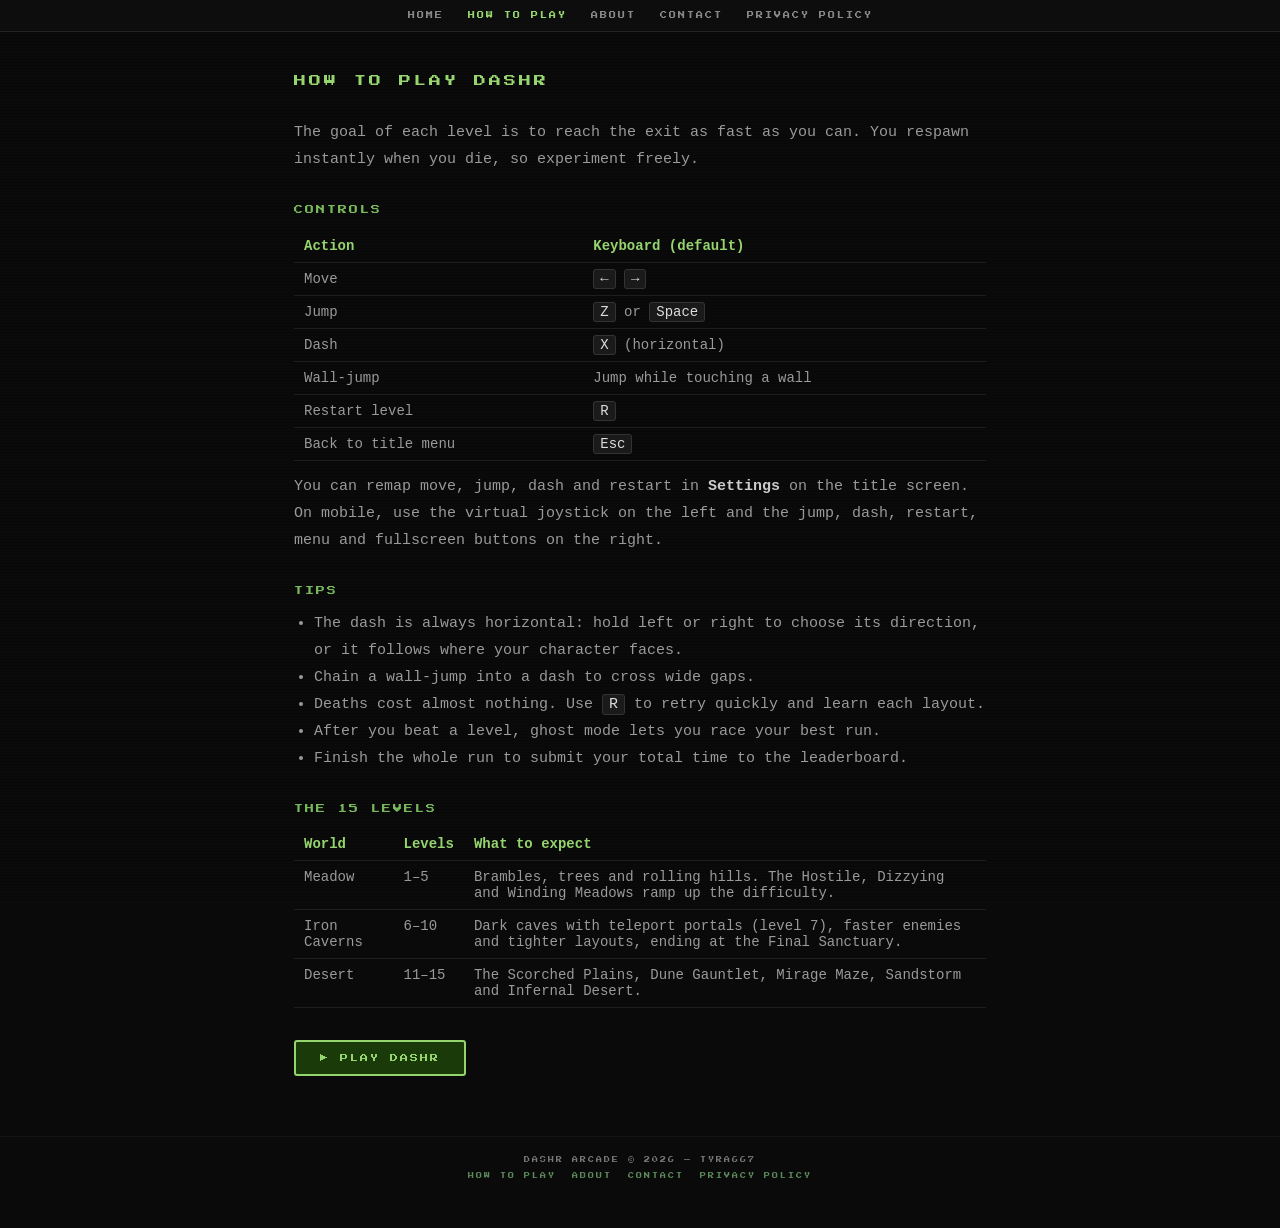
<file: how-to-play.html>
<!DOCTYPE html>
<html lang="en">
<head>
<meta charset="UTF-8">
<meta name="viewport" content="width=device-width, initial-scale=1.0">
<title>How to Play DashR — Controls, Tips and Levels</title>
<meta name="description" content="DashR controls and tips: dash, wall-jump, ghost mode and mobile controls, plus a guide to the 15 levels across Meadow, Iron Caverns and Desert.">
<meta name="robots" content="index, follow">
<link rel="canonical" href="https://tyra667.github.io/how-to-play.html">
<link rel="stylesheet" href="site.css">
<script async src="https://pagead2.googlesyndication.com/pagead/js/adsbygoogle.js?client=ca-pub-1905225691499317" crossorigin="anonymous"></script>
</head>
<body>
<nav><a href="index.html">HOME</a><a href="how-to-play.html" aria-current="page">HOW TO PLAY</a><a href="about.html">ABOUT</a><a href="contact.html">CONTACT</a><a href="privacy-policy.html">PRIVACY POLICY</a></nav>
<main>
<h1>HOW TO PLAY DASHR</h1>
<p>The goal of each level is to reach the exit as fast as you can. You respawn instantly when you die, so experiment freely.</p>
<h2>CONTROLS</h2>
<table>
<tr><th>Action</th><th>Keyboard (default)</th></tr>
<tr><td>Move</td><td><kbd>←</kbd> <kbd>→</kbd></td></tr>
<tr><td>Jump</td><td><kbd>Z</kbd> or <kbd>Space</kbd></td></tr>
<tr><td>Dash</td><td><kbd>X</kbd> (horizontal)</td></tr>
<tr><td>Wall-jump</td><td>Jump while touching a wall</td></tr>
<tr><td>Restart level</td><td><kbd>R</kbd></td></tr>
<tr><td>Back to title menu</td><td><kbd>Esc</kbd></td></tr>
</table>
<p>You can remap move, jump, dash and restart in <strong>Settings</strong> on the title screen. On mobile, use the virtual joystick on the left and the jump, dash, restart, menu and fullscreen buttons on the right.</p>
<h2>TIPS</h2>
<ul>
<li>The dash is always horizontal: hold left or right to choose its direction, or it follows where your character faces.</li>
<li>Chain a wall-jump into a dash to cross wide gaps.</li>
<li>Deaths cost almost nothing. Use <kbd>R</kbd> to retry quickly and learn each layout.</li>
<li>After you beat a level, ghost mode lets you race your best run.</li>
<li>Finish the whole run to submit your total time to the leaderboard.</li>
</ul>
<h2>THE 15 LEVELS</h2>
<table>
<tr><th>World</th><th>Levels</th><th>What to expect</th></tr>
<tr><td>Meadow</td><td>1–5</td><td>Brambles, trees and rolling hills. The Hostile, Dizzying and Winding Meadows ramp up the difficulty.</td></tr>
<tr><td>Iron Caverns</td><td>6–10</td><td>Dark caves with teleport portals (level 7), faster enemies and tighter layouts, ending at the Final Sanctuary.</td></tr>
<tr><td>Desert</td><td>11–15</td><td>The Scorched Plains, Dune Gauntlet, Mirage Maze, Sandstorm and Infernal Desert.</td></tr>
</table>
<a href="game.html" class="cta">▶ PLAY DASHR</a>
</main>
<footer>DASHR ARCADE © 2026 — TYRA667<br><a href="how-to-play.html">HOW TO PLAY</a><a href="about.html">ABOUT</a><a href="contact.html">CONTACT</a><a href="privacy-policy.html">PRIVACY POLICY</a></footer>
</body>
</html>
</file>
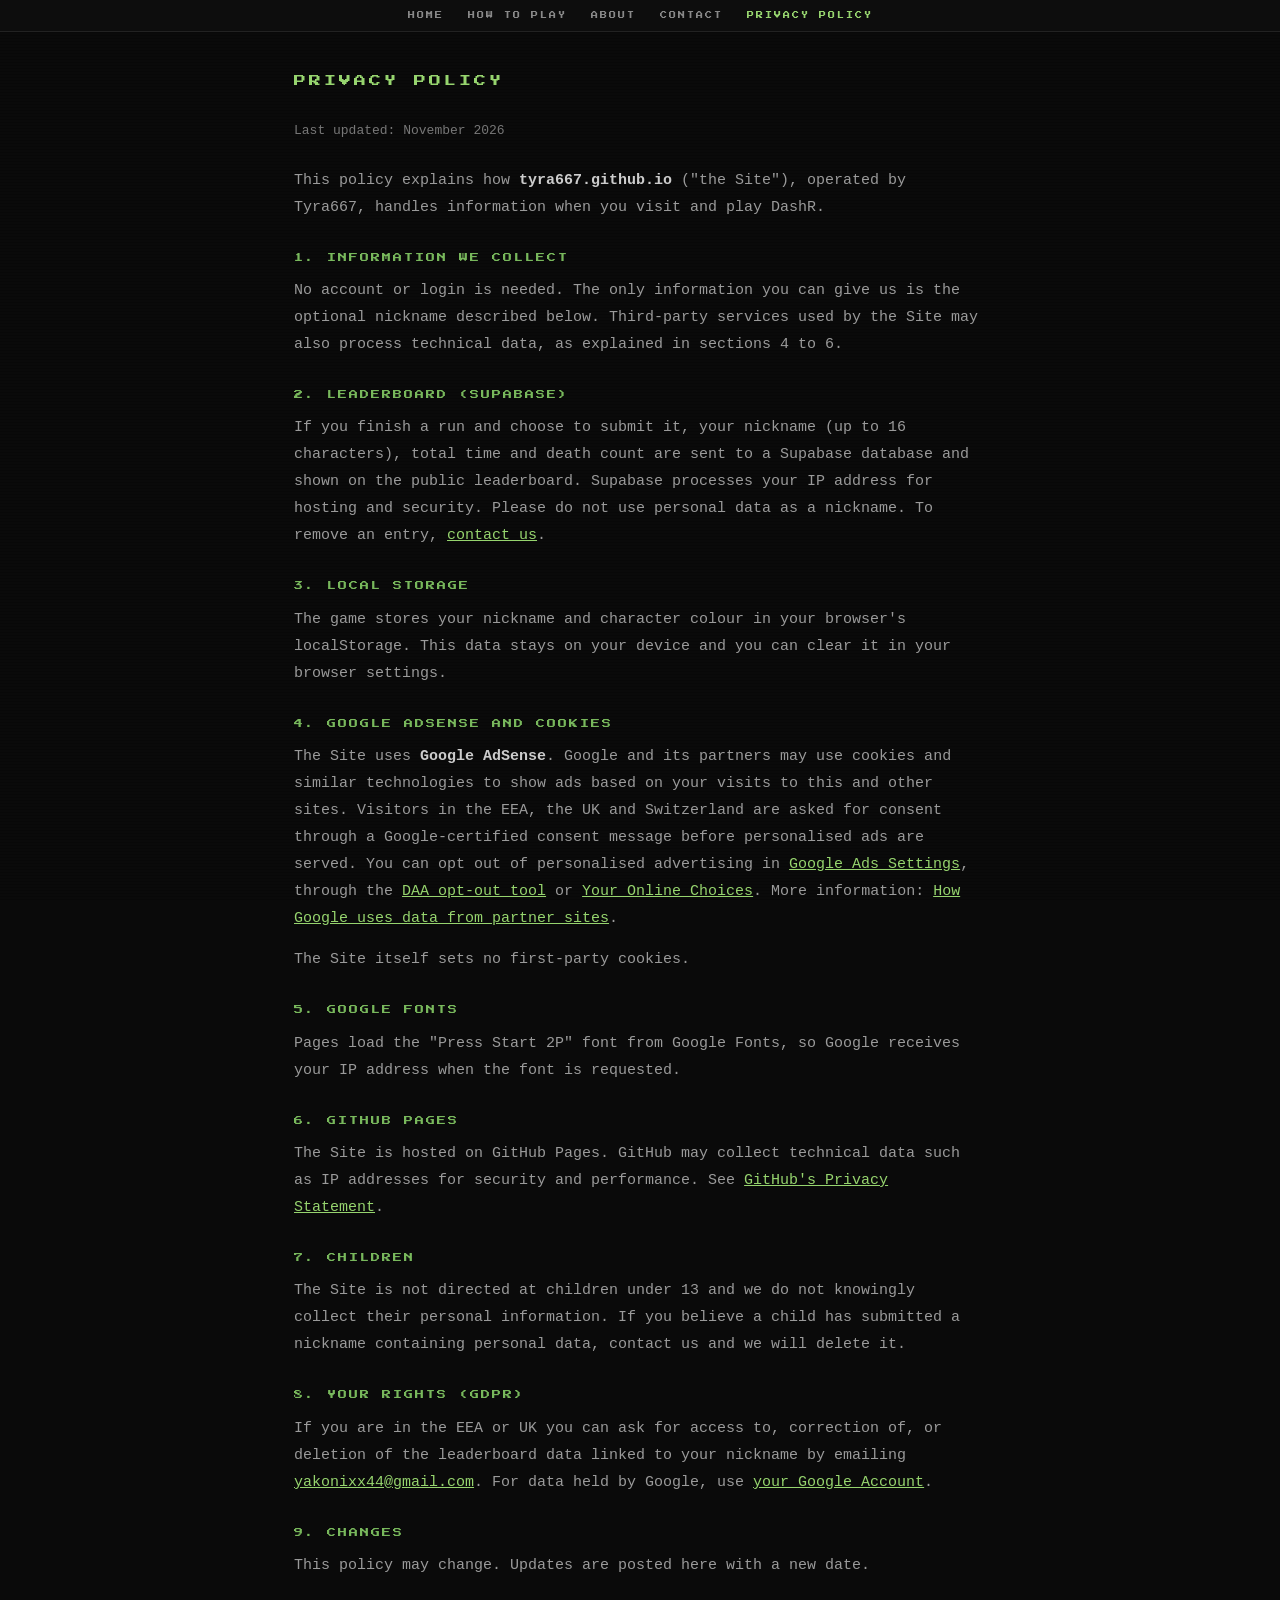
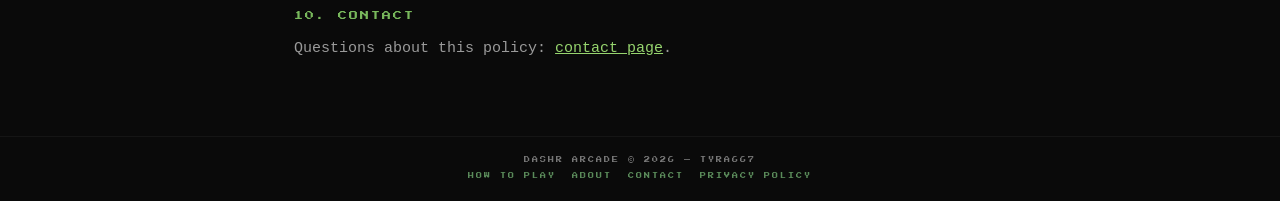
<file: privacy-policy.html>
<!DOCTYPE html>
<html lang="en">
<head>
<meta charset="UTF-8">
<meta name="viewport" content="width=device-width, initial-scale=1.0">
<title>Privacy Policy — DashR Arcade</title>
<meta name="description" content="Privacy policy for DashR Arcade (tyra667.github.io): leaderboard data, local storage, Google AdSense cookies and your rights.">
<meta name="robots" content="index, follow">
<link rel="canonical" href="https://tyra667.github.io/privacy-policy.html">
<link rel="stylesheet" href="site.css">
<script async src="https://pagead2.googlesyndication.com/pagead/js/adsbygoogle.js?client=ca-pub-1905225691499317" crossorigin="anonymous"></script>
</head>
<body>
<nav><a href="index.html">HOME</a><a href="how-to-play.html">HOW TO PLAY</a><a href="about.html">ABOUT</a><a href="contact.html">CONTACT</a><a href="privacy-policy.html" aria-current="page">PRIVACY POLICY</a></nav>
<main>
<h1>PRIVACY POLICY</h1>
<p class="updated">Last updated: November 2026</p>
<p>This policy explains how <strong>tyra667.github.io</strong> ("the Site"), operated by Tyra667, handles information when you visit and play DashR.</p>
<h2>1. INFORMATION WE COLLECT</h2>
<p>No account or login is needed. The only information you can give us is the optional nickname described below. Third-party services used by the Site may also process technical data, as explained in sections 4 to 6.</p>
<h2>2. LEADERBOARD (SUPABASE)</h2>
<p>If you finish a run and choose to submit it, your nickname (up to 16 characters), total time and death count are sent to a Supabase database and shown on the public leaderboard. Supabase processes your IP address for hosting and security. Please do not use personal data as a nickname. To remove an entry, <a href="contact.html">contact us</a>.</p>
<h2>3. LOCAL STORAGE</h2>
<p>The game stores your nickname and character colour in your browser's localStorage. This data stays on your device and you can clear it in your browser settings.</p>
<h2>4. GOOGLE ADSENSE AND COOKIES</h2>
<p>The Site uses <strong>Google AdSense</strong>. Google and its partners may use cookies and similar technologies to show ads based on your visits to this and other sites. Visitors in the EEA, the UK and Switzerland are asked for consent through a Google-certified consent message before personalised ads are served. You can opt out of personalised advertising in <a href="https://www.google.com/settings/ads" target="_blank" rel="noopener">Google Ads Settings</a>, through the <a href="https://optout.aboutads.info/" target="_blank" rel="noopener">DAA opt-out tool</a> or <a href="https://www.youronlinechoices.eu/" target="_blank" rel="noopener">Your Online Choices</a>. More information: <a href="https://policies.google.com/technologies/partner-sites" target="_blank" rel="noopener">How Google uses data from partner sites</a>.</p>
<p>The Site itself sets no first-party cookies.</p>
<h2>5. GOOGLE FONTS</h2>
<p>Pages load the "Press Start 2P" font from Google Fonts, so Google receives your IP address when the font is requested.</p>
<h2>6. GITHUB PAGES</h2>
<p>The Site is hosted on GitHub Pages. GitHub may collect technical data such as IP addresses for security and performance. See <a href="https://docs.github.com/en/site-policy/privacy-policies/github-general-privacy-statement" target="_blank" rel="noopener">GitHub's Privacy Statement</a>.</p>
<h2>7. CHILDREN</h2>
<p>The Site is not directed at children under 13 and we do not knowingly collect their personal information. If you believe a child has submitted a nickname containing personal data, contact us and we will delete it.</p>
<h2>8. YOUR RIGHTS (GDPR)</h2>
<p>If you are in the EEA or UK you can ask for access to, correction of, or deletion of the leaderboard data linked to your nickname by emailing <a href="mailto:YOUR_EMAIL@example.com">yakonixx44@gmail.com</a>. For data held by Google, use <a href="https://myaccount.google.com/" target="_blank" rel="noopener">your Google Account</a>.</p>
<h2>9. CHANGES</h2>
<p>This policy may change. Updates are posted here with a new date.</p>
<h2>10. CONTACT</h2>
<p>Questions about this policy: <a href="contact.html">contact page</a>.</p>
</main>
<footer>DASHR ARCADE © 2026 — TYRA667<br><a href="how-to-play.html">HOW TO PLAY</a><a href="about.html">ABOUT</a><a href="contact.html">CONTACT</a><a href="privacy-policy.html">PRIVACY POLICY</a></footer>
</body>
</html>
</file>
<file: site.css>
@import url('https://fonts.googleapis.com/css2?family=Press+Start+2P&display=swap');
*{margin:0;padding:0;box-sizing:border-box}
html,body{background:#0a0a0a;color:#aaa;font-family:monospace;overflow-x:hidden}
body::before{content:'';position:fixed;inset:0;z-index:0;pointer-events:none;background:repeating-linear-gradient(0deg,rgba(0,0,0,.13) 0 1px,transparent 1px 3px)}
nav{position:relative;z-index:10;display:flex;flex-wrap:wrap;justify-content:center;gap:10px 24px;padding:12px 8px;background:#0d0d0d;border-bottom:1px solid #222}
nav a{font:7px 'Press Start 2P',monospace;letter-spacing:2px;color:#888;text-decoration:none}
nav a:hover,nav a[aria-current]{color:#96d46e}
main{position:relative;z-index:1;max-width:740px;margin:0 auto;padding:40px 24px 60px}
h1{font:12px/1.6 'Press Start 2P',monospace;letter-spacing:3px;color:#96d46e;margin-bottom:28px}
h2{font:9px/1.6 'Press Start 2P',monospace;letter-spacing:2px;color:#78b85c;margin:30px 0 12px}
p,li{font-size:15px;line-height:1.8;color:#9a9a9a}
p{margin-bottom:14px}
strong{color:#ccc}
a{color:#96d46e}
ul{margin:10px 0 14px 20px}
kbd{background:#1a1a1a;border:1px solid #333;border-radius:3px;padding:1px 6px;color:#ddd}
table{width:100%;border-collapse:collapse;margin:12px 0}
th,td{text-align:left;padding:8px 10px;border-bottom:1px solid #1e1e1e;font-size:14px;color:#9a9a9a;vertical-align:top}
th{color:#96d46e}
.cta{display:inline-block;margin-top:20px;padding:12px 24px;background:#1a3a0a;border:2px solid #96d46e;border-radius:3px;font:8px 'Press Start 2P',monospace;letter-spacing:2px;color:#96d46e;text-decoration:none}
.cta:hover{background:#2a5a18}
.updated{font-size:13px;color:#777;margin-bottom:24px}
footer{position:relative;z-index:1;font:6px/2.6 'Press Start 2P',monospace;color:#777;letter-spacing:2px;text-align:center;padding:16px 8px;border-top:1px solid #151515}
footer a{color:#5a8a5a;margin:0 8px;text-decoration:none}
footer a:hover{color:#96d46e}
a:focus-visible{outline:2px solid #96d46e;outline-offset:3px}
</file>
